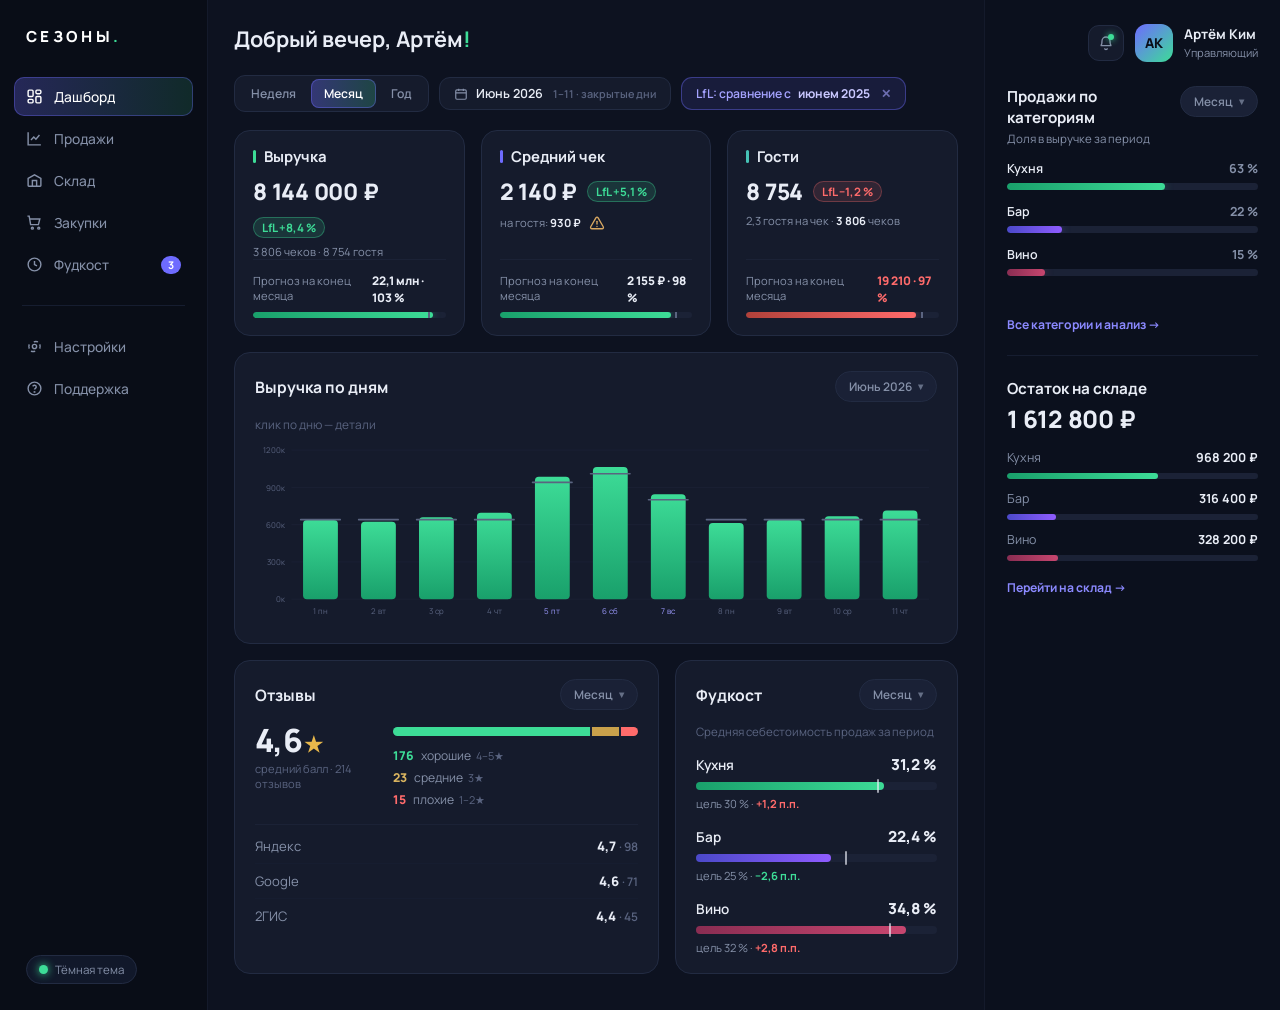
<file: index.html>
<!DOCTYPE html>
<html lang="ru">
<head>
<meta charset="UTF-8">
<meta name="viewport" content="width=device-width, initial-scale=1.0">
<title>Сезоны — дашборд</title>
<link rel="preconnect" href="https://fonts.googleapis.com">
<link href="https://fonts.googleapis.com/css2?family=Manrope:wght@400;500;600;700;800&display=swap" rel="stylesheet">
<link rel="stylesheet" href="app/base.css">
<link rel="stylesheet" href="app/dashboard.css">
</head>
<body>
<div class="app">
  <aside class="side">
    <div class="logo">СЕЗОНЫ<span>.</span></div>
    <nav class="nav">
      <a href="index.html" class="on"><svg viewBox="0 0 24 24" fill="none" stroke="currentColor" stroke-width="2"><rect x="3" y="3" width="7" height="9" rx="1.5"/><rect x="14" y="3" width="7" height="5" rx="1.5"/><rect x="14" y="12" width="7" height="9" rx="1.5"/><rect x="3" y="16" width="7" height="5" rx="1.5"/></svg>Дашборд</a>
      <a href="sales.html"><svg viewBox="0 0 24 24" fill="none" stroke="currentColor" stroke-width="2"><path d="M3 3v18h18"/><path d="M7 14l4-4 3 3 5-6"/></svg>Продажи</a>
      <a href="warehouse.html"><svg viewBox="0 0 24 24" fill="none" stroke="currentColor" stroke-width="2"><path d="M3 9l9-5 9 5v10a1 1 0 01-1 1H4a1 1 0 01-1-1V9z"/><path d="M9 21v-9h6v9"/></svg>Склад</a>
      <a href="purchases.html"><svg viewBox="0 0 24 24" fill="none" stroke="currentColor" stroke-width="2"><circle cx="9" cy="20" r="1.4"/><circle cx="18" cy="20" r="1.4"/><path d="M2 3h2.5l2 12h11l2-8H6"/></svg>Закупки</a>
      <a href="foodcost.html"><svg viewBox="0 0 24 24" fill="none" stroke="currentColor" stroke-width="2"><circle cx="12" cy="12" r="9"/><path d="M12 7v5l3.5 2"/></svg>Фудкост<span class="badge">3</span></a>
      <div class="nav-sep"></div>
      <a href="#"><svg viewBox="0 0 24 24" fill="none" stroke="currentColor" stroke-width="2"><circle cx="12" cy="12" r="3"/><path d="M19.4 15a7.7 7.7 0 000-6m-2.4-3.4a7.7 7.7 0 00-6 0M4.6 9a7.7 7.7 0 000 6m2.4 3.4a7.7 7.7 0 006 0"/></svg>Настройки</a>
      <a href="#"><svg viewBox="0 0 24 24" fill="none" stroke="currentColor" stroke-width="2"><circle cx="12" cy="12" r="9"/><path d="M9.5 9a2.6 2.6 0 015 .8c0 1.7-2.5 2.2-2.5 3.7"/><circle cx="12" cy="17" r=".5" fill="currentColor"/></svg>Поддержка</a>
    </nav>
    <div class="side-bottom"><span class="mode"><span class="sun"></span> Тёмная тема</span></div>
  </aside>

  <main class="main">
    <div class="head">
      <h1>Добрый вечер, Артём<em>!</em></h1>
    </div>

    <!-- управление периодом (минимальный шаг — день, максимальный — год) -->
    <div class="period-bar">
      <div class="seg">
        <button>Неделя</button>
        <button class="on">Месяц</button>
        <button>Год</button>
      </div>
      <div class="date-pill">
        <svg viewBox="0 0 24 24" fill="none" stroke="currentColor" stroke-width="2"><rect x="3" y="5" width="18" height="16" rx="2"/><path d="M3 10h18M8 3v4M16 3v4"/></svg>
        Июнь 2026 <span class="dp-note">1–11 · закрытые дни</span>
      </div>
      <div class="cmp-pill">LfL: сравнение с <b>июнем 2025</b><span class="x">✕</span></div>
    </div>

    <!-- KPI: нейтральные значения, акцент только в полоске и спарклайне -->
    <div class="kpis">

      <div class="kpi m-rev">
        <div class="k-top"><span class="ttl">Выручка</span></div>
        <div class="k-val">
          <span class="big">8 144 000 ₽</span>
          <span class="lfl up" data-pop="rev-lfl">LfL +8,4 %</span>
        </div>
        <div class="k-sub">3 806 чеков · 8 754 гостя</div>
        <div class="k-goal" data-pop="rev-goal">
          <div class="g-row"><span>Прогноз на конец месяца</span><b>22,1 млн · 103 %</b></div>
          <div class="g-track"><i style="width:93.6%"></i><span class="g-mark"></span></div>
        </div>
      </div>

      <div class="kpi m-check">
        <div class="k-top"><span class="ttl">Средний чек</span></div>
        <div class="k-val">
          <span class="big">2 140 ₽</span>
          <span class="lfl up" data-pop="check-lfl">LfL +5,1 %</span>
        </div>
        <div class="k-sub">на гостя: <b>930 ₽</b> <span class="dq-icon" data-pop="check-quality" role="img" aria-label="признак занижения гостей"><svg viewBox="0 0 24 24" fill="none" stroke="currentColor" stroke-width="2" stroke-linecap="round" stroke-linejoin="round"><path d="M10.3 4.2L2.6 17.6a2 2 0 001.7 3h15.4a2 2 0 001.7-3L13.7 4.2a2 2 0 00-3.4 0z"/><path d="M12 9.5v4"/><path d="M12 17.2v.01"/></svg></span></div>
        <div class="k-goal" data-pop="check-goal">
          <div class="g-row"><span>Прогноз на конец месяца</span><b>2 155 ₽ · 98 %</b></div>
          <div class="g-track"><i style="width:89.1%"></i><span class="g-mark"></span></div>
        </div>
      </div>

      <div class="kpi m-guests">
        <div class="k-top"><span class="ttl">Гости</span></div>
        <div class="k-val">
          <span class="big">8 754</span>
          <span class="lfl dn" data-pop="guests-lfl">LfL −1,2 %</span>
        </div>
        <div class="k-sub">2,3 гостя на чек · <b>3 806</b> чеков</div>
        <div class="k-goal" data-pop="guests-goal">
          <div class="g-row"><span>Прогноз на конец месяца</span><b class="r">19 210 · 97 %</b></div>
          <div class="g-track"><i class="r" style="width:88.2%"></i><span class="g-mark"></span></div>
        </div>
      </div>
    </div>
    <!-- выручка по дням -->
    <div class="panel">
      <div class="p-head">
        <h3>Выручка по дням</h3>
        <div class="sp">
          <button class="pill">Июнь 2026</button>
        </div>
      </div>
      <div class="legend">
        <span style="color:var(--mut2)">клик по дню — детали</span>
      </div>
      <div class="chart-wrap">
        <svg id="daysChart" viewBox="0 0 860 230" preserveAspectRatio="xMidYMid meet"></svg>
      </div>
    </div>

    <div class="row2">
      <!-- отзывы -->
      <div class="panel" style="margin-bottom:0">
        <div class="p-head">
          <h3>Отзывы</h3>
          <div class="sp"><button class="pill">Месяц</button></div>
        </div>
        <div class="rev-top">
          <div class="rev-score">
            <div class="rs-num">4,6<span>★</span></div>
            <div class="rs-cap">средний балл · 214 отзывов</div>
          </div>
          <div class="rev-split">
            <div class="rev-bar">
              <i class="good" style="width:82%"></i><i class="mid" style="width:11%"></i><i class="bad" style="width:7%"></i>
            </div>
            <div class="rev-legend">
              <span><b class="good-t">176</b> хорошие <span class="rl-cap">4–5★</span></span>
              <span><b class="mid-t">23</b> средние <span class="rl-cap">3★</span></span>
              <span><b class="bad-t">15</b> плохие <span class="rl-cap">1–2★</span></span>
            </div>
          </div>
        </div>
        <div class="rev-src">
          <div class="src-row"><span class="src-name">Яндекс</span><span class="src-val">4,7 <span class="src-n">· 98</span></span></div>
          <div class="src-row"><span class="src-name">Google</span><span class="src-val">4,6 <span class="src-n">· 71</span></span></div>
          <div class="src-row"><span class="src-name">2ГИС</span><span class="src-val">4,4 <span class="src-n">· 45</span></span></div>
        </div>
      </div>

      <!-- фудкост -->
      <div class="panel" style="margin-bottom:0">
        <div class="p-head">
          <h3>Фудкост</h3>
          <div class="sp"><button class="pill">Месяц</button></div>
        </div>
        <div class="fc-cap">Средняя себестоимость продаж за период</div>
        <div class="fc-list">
          <div class="fc-item">
            <div class="fc-top"><span class="fc-name">Кухня</span><span class="fc-pct">31,2 %</span></div>
            <div class="fc-track"><i style="width:78%"></i><span class="fc-goal" style="left:75%"></span></div>
            <div class="fc-sub">цель 30 % · <span class="dn">+1,2 п.п.</span></div>
          </div>
          <div class="fc-item">
            <div class="fc-top"><span class="fc-name">Бар</span><span class="fc-pct">22,4 %</span></div>
            <div class="fc-track"><i class="v" style="width:56%"></i><span class="fc-goal" style="left:62%"></span></div>
            <div class="fc-sub">цель 25 % · <span class="up">−2,6 п.п.</span></div>
          </div>
          <div class="fc-item">
            <div class="fc-top"><span class="fc-name">Вино</span><span class="fc-pct">34,8 %</span></div>
            <div class="fc-track"><i class="w" style="width:87%"></i><span class="fc-goal" style="left:80%"></span></div>
            <div class="fc-sub">цель 32 % · <span class="dn">+2,8 п.п.</span></div>
          </div>
        </div>
      </div>
    </div>
  </main>

  <!-- ========= right ========= -->
  <aside class="right">
    <div class="profile">
      <div class="icon-btn"><span class="ndot"></span><svg viewBox="0 0 24 24" fill="none" stroke="currentColor" stroke-width="2"><path d="M18 9a6 6 0 10-12 0c0 6-2 7-2 7h16s-2-1-2-7"/><path d="M10 20a2 2 0 004 0"/></svg></div>
      <div class="ava">АК</div>
      <div class="who"><b>Артём Ким</b><span>Управляющий</span></div>
    </div>

    <div class="r-block">
      <div class="r-head">
        <div><h4>Продажи по категориям</h4><div class="r-cap">Доля в выручке за период</div></div>
        <button class="pill">Месяц</button>
      </div>
      <div class="cat-list">
        <div class="cat"><div class="c-top"><b>Кухня</b><span style="color:var(--mut)">63 %</span></div><div class="bar"><i style="width:63%"></i></div></div>
        <div class="cat"><div class="c-top"><b>Бар</b><span style="color:var(--mut)">22 %</span></div><div class="bar"><i class="v" style="width:22%"></i></div></div>
        <div class="cat"><div class="c-top"><b>Вино</b><span style="color:var(--mut)">15 %</span></div><div class="bar"><i class="w" style="width:15%"></i></div></div>
      </div>
      <a class="r-link" href="#">Все категории и анализ →</a>
    </div>

    <div class="r-divider"></div>

    <div class="r-block">
      <div class="r-head">
        <div><h4>Остаток на складе</h4></div>
      </div>
      <div class="stock-total">
        <div class="st-sum">1 612 800 ₽</div>
      </div>
      <div class="store-split">
        <div class="ss-row"><span>Кухня</span><b>968 200 ₽</b></div>
        <div class="ss-bar"><i style="width:60%"></i></div>
        <div class="ss-row"><span>Бар</span><b>316 400 ₽</b></div>
        <div class="ss-bar"><i class="v" style="width:19.6%"></i></div>
        <div class="ss-row"><span>Вино</span><b>328 200 ₽</b></div>
        <div class="ss-bar"><i class="w" style="width:20.3%"></i></div>
      </div>
      <a class="r-link" href="#">Перейти на склад →</a>
    </div>
  </aside>

</div>
<script>
/* ---- выручка по дням + поповер дня ---- */
(function(){
  const svg=document.getElementById('daysChart');
  const W=860,H=230,pl=46,pr=10,pt=14,pb=28,iw=W-pl-pr,ih=H-pt-pb;
  const WD=['вс','пн','вт','ср','чт','пт','сб'];
  const WDFULL=['воскресенье','понедельник','вторник','среда','четверг','пятница','суббота'];
  // 1 июня 2026 — понедельник; показываем только закрытые дни 1–11
  const REV=[637,623,659,696,985,1065,845,613,640,667,714];
  const PLAN=[640,640,640,640,940,1010,800,640,640,640,640];
  const DAYS=REV.map((v,i)=>{
    const wd=(1+i)%7, rev=v*1000, plan=PLAN[i]*1000;
    const checks=Math.round(rev/(2080+(i%4)*45));
    return {d:i+1,wd,rev,plan,checks,guests:Math.round(checks*2.3),
            avg:Math.round(rev/checks)};
  });
  const fmt=n=>Math.round(n).toLocaleString('ru-RU');
  const max=1200000;

  let s=`<defs>
    <linearGradient id="dayg" x1="0" y1="1" x2="0" y2="0">
      <stop offset="0" stop-color="#19A06B"/><stop offset="1" stop-color="#3DDC97"/></linearGradient>
  </defs>`;
  for(let i=0;i<=4;i++){
    const y=pt+ih-ih*i/4;
    s+=`<line x1="${pl}" y1="${y}" x2="${W-pr}" y2="${y}" stroke="#1B2236"/>`;
    s+=`<text x="${pl-8}" y="${y+4}" text-anchor="end" font-size="10" fill="#5A6480" font-family="Manrope">${max*i/4/1000}к</text>`;
  }
  const slot=iw/DAYS.length;
  DAYS.forEach((d,i)=>{
    const h=d.rev/max*ih, x=pl+slot*i+slot*.2, w=slot*.6, y=pt+ih-h;
    const wknd=d.wd===5||d.wd===6||d.wd===0;
    s+=`<rect class="dbar" data-i="${i}" x="${x.toFixed(1)}" y="${y.toFixed(1)}" width="${w.toFixed(1)}" height="${h.toFixed(1)}" rx="5"
        fill="url(#dayg)" style="cursor:pointer"/>`;
    const py=pt+ih-d.plan/max*ih;
    s+=`<line x1="${(x-3).toFixed(1)}" y1="${py.toFixed(1)}" x2="${(x+w+3).toFixed(1)}" y2="${py.toFixed(1)}" stroke="#5A6480" stroke-width="2" stroke-linecap="round" pointer-events="none"/>`;
    s+=`<text x="${(pl+slot*i+slot/2).toFixed(1)}" y="${H-9}" text-anchor="middle" font-size="10" fill="${wknd?'#9D9BFF':'#5A6480'}" font-family="Manrope">${d.d} ${WD[d.wd]}</text>`;
  });
  s+=`<rect id="daySel" x="0" y="0" width="0" height="0" rx="5" fill="none" stroke="#6E6BFF" stroke-width="2" style="filter:drop-shadow(0 0 6px rgba(110,107,255,.7))" pointer-events="none" opacity="0"/>`;
  svg.innerHTML=s;

  /* поповер дня — тот же стиль .kpop, стрелка снизу */
  const pop=document.createElement('div');
  pop.className='kpop day';document.body.appendChild(pop);
  let cur=null;

  function show(bar){
    const d=DAYS[+bar.dataset.i];
    const dp=(d.rev-d.plan)/d.plan*100;
    pop.innerHTML=`<h5>${d.d} июня · ${WDFULL[d.wd]}</h5>
      <div class="pr"><span>Выручка</span><b>${fmt(d.rev)} ₽</b></div>
      <div class="pr"><span>К плану дня (${fmt(d.plan)} ₽)</span><b class="${dp>=0?'up':'dn'}">${dp>=0?'+':'−'}${Math.abs(dp).toFixed(1).replace('.',',')} %</b></div>
      <div class="pr"><span>Чеки · средний чек</span><b>${d.checks} · ${fmt(d.avg)} ₽</b></div>
      <div class="pr"><span>Гости</span><b>${fmt(d.guests)}</b></div>
      <div class="ft"><a href="#">Подробнее о дне →</a></div>`;
    const r=bar.getBoundingClientRect();
    pop.classList.add('show');
    const pw=pop.offsetWidth,ph=pop.offsetHeight;
    let left=r.left+r.width/2-pw/2;
    left=Math.max(10,Math.min(left,window.innerWidth-pw-10));
    pop.style.left=left+'px';
    pop.style.top=(r.top-ph-11)+'px';
    pop.style.setProperty('--ax',(r.left+r.width/2-left-5)+'px');
    const sel=document.getElementById('daySel');
    ['x','y','width','height'].forEach(a=>sel.setAttribute(a,bar.getAttribute(a)));
    sel.setAttribute('opacity','1');
    cur=bar;
  }
  function hideDay(){pop.classList.remove('show');document.getElementById('daySel').setAttribute('opacity','0');cur=null}

  svg.addEventListener('click',e=>{
    e.stopPropagation();
    const t=e.target;
    if(t.classList&&t.classList.contains('dbar')){cur===t?hideDay():show(t)}
    else hideDay();
  });
  document.addEventListener('click',hideDay);
  window.addEventListener('scroll',hideDay,{passive:true});
  pop.addEventListener('click',e=>e.stopPropagation());
})();

/* ---- поповер деталей метрик ---- */
(function(){
  const pop=document.createElement('div');
  pop.className='kpop';document.body.appendChild(pop);

  const POPS={
    'rev-lfl':{t:'LfL — выручка',rows:[
      ['Июнь 2025','7 513 000 ₽'],
      ['Июнь 2026','8 144 000 ₽'],
      ['Разница','+631 000 ₽','up']],
      ft:'Сравнение календарное по закрытым дням: 1–11 июня обоих лет. Дни недели в разных годах могут не совпадать и искажать сравнение.'},
    'check-lfl':{t:'LfL — средний чек',rows:[
      ['Июнь 2025','2 036 ₽'],
      ['Июнь 2026','2 140 ₽'],
      ['Разница','+104 ₽','up']],
      ft:'Чек на счёт: выручка / число закрытых счетов. От ввода гостей официантом не зависит.'},
    'guests-lfl':{t:'LfL — гости',rows:[
      ['Июнь 2025','8 860'],
      ['Июнь 2026','8 754'],
      ['Разница','−106','dn']],
      ft:'Календарное сравнение по закрытым дням, 1–11 июня.'},
    'check-quality':{t:'Признак занижения гостей',rows:[
      ['Чеков, где горячих больше, чем гостей','45 %','dn'],
      ['Гостей на чек по вводу','2,3'],
      ['Горячих блюд на чек','2,9']],
      ft:'Косвенный признак: где горячих блюд больше, чем гостей, число гостей могло быть занижено, и тогда чек на гостя завышен. Это подсказка, а не диагноз — у расхождения могут быть и другие причины.'},
    'rev-goal':{t:'Прогноз — выручка',rows:[
      ['План месяца','21 500 000 ₽'],
      ['План на 11 июня','7 600 000 ₽'],
      ['Факт к плану даты','+7,2 %','up'],
      ['Прогноз на 30 июня','22,1 млн · 103 %','up']],
      ft:'Расчёт по закрытым дням, без сегодняшней смены. Идём с опережением; запас небольшой — удержать темп выходных.'},
    'check-goal':{t:'Прогноз — средний чек',rows:[
      ['Цель месяца','2 200 ₽'],
      ['Сейчас','2 140 ₽'],
      ['Прогноз на 30 июня','2 155 ₽ · 98 %','up']],
      ft:'До цели не хватает ~45 ₽ на чек. Рычаг — допродажи (закуска, напиток): +1 позиция в каждый третий чек закрывает разрыв.'},
    'guests-goal':{t:'Прогноз — гости',rows:[
      ['Цель месяца','19 800'],
      ['План на 11 июня','8 970'],
      ['Факт к плану даты','−2,4 %','dn'],
      ['Прогноз на 30 июня','19 210 · 97 %','dn']],
      ft:'Расчёт по закрытым дням. Чтобы догнать цель, оставшимся 19 дням нужно +31 гость в день. Точка приложения — будни: выходные уже близки к потолку.'}
  };

  let hideT=null,current=null;
  function show(el){
    const d=POPS[el.dataset.pop];if(!d)return;
    clearTimeout(hideT);current=el;
    pop.innerHTML=`<h5>${d.t}</h5>`+
      d.rows.map(r=>`<div class="pr"><span>${r[0]}</span><b class="${r[2]||''}">${r[1]}</b></div>`).join('')+
      `<div class="ft">${d.ft}</div>`;
    const r=el.getBoundingClientRect();
    pop.classList.add('show');
    const pw=pop.offsetWidth;
    let left=r.left+r.width/2-pw/2;
    left=Math.max(10,Math.min(left,window.innerWidth-pw-10));
    pop.style.left=left+'px';
    pop.style.top=(r.bottom+9)+'px';
    pop.style.setProperty('--ax',(r.left+r.width/2-left-5)+'px');
  }
  function hide(){hideT=setTimeout(()=>{pop.classList.remove('show');current=null},160)}

  document.querySelectorAll('[data-pop]').forEach(el=>{
    el.addEventListener('mouseenter',()=>show(el));
    el.addEventListener('mouseleave',hide);
    el.addEventListener('click',e=>{e.stopPropagation();current===el&&pop.classList.contains('show')?(pop.classList.remove('show'),current=null):show(el)});
  });
  pop.addEventListener('mouseenter',()=>clearTimeout(hideT));
  pop.addEventListener('mouseleave',hide);
  document.addEventListener('click',()=>{pop.classList.remove('show');current=null});
  window.addEventListener('scroll',()=>{pop.classList.remove('show')},{passive:true});
})();

</script>
</body>
</html>
</file>
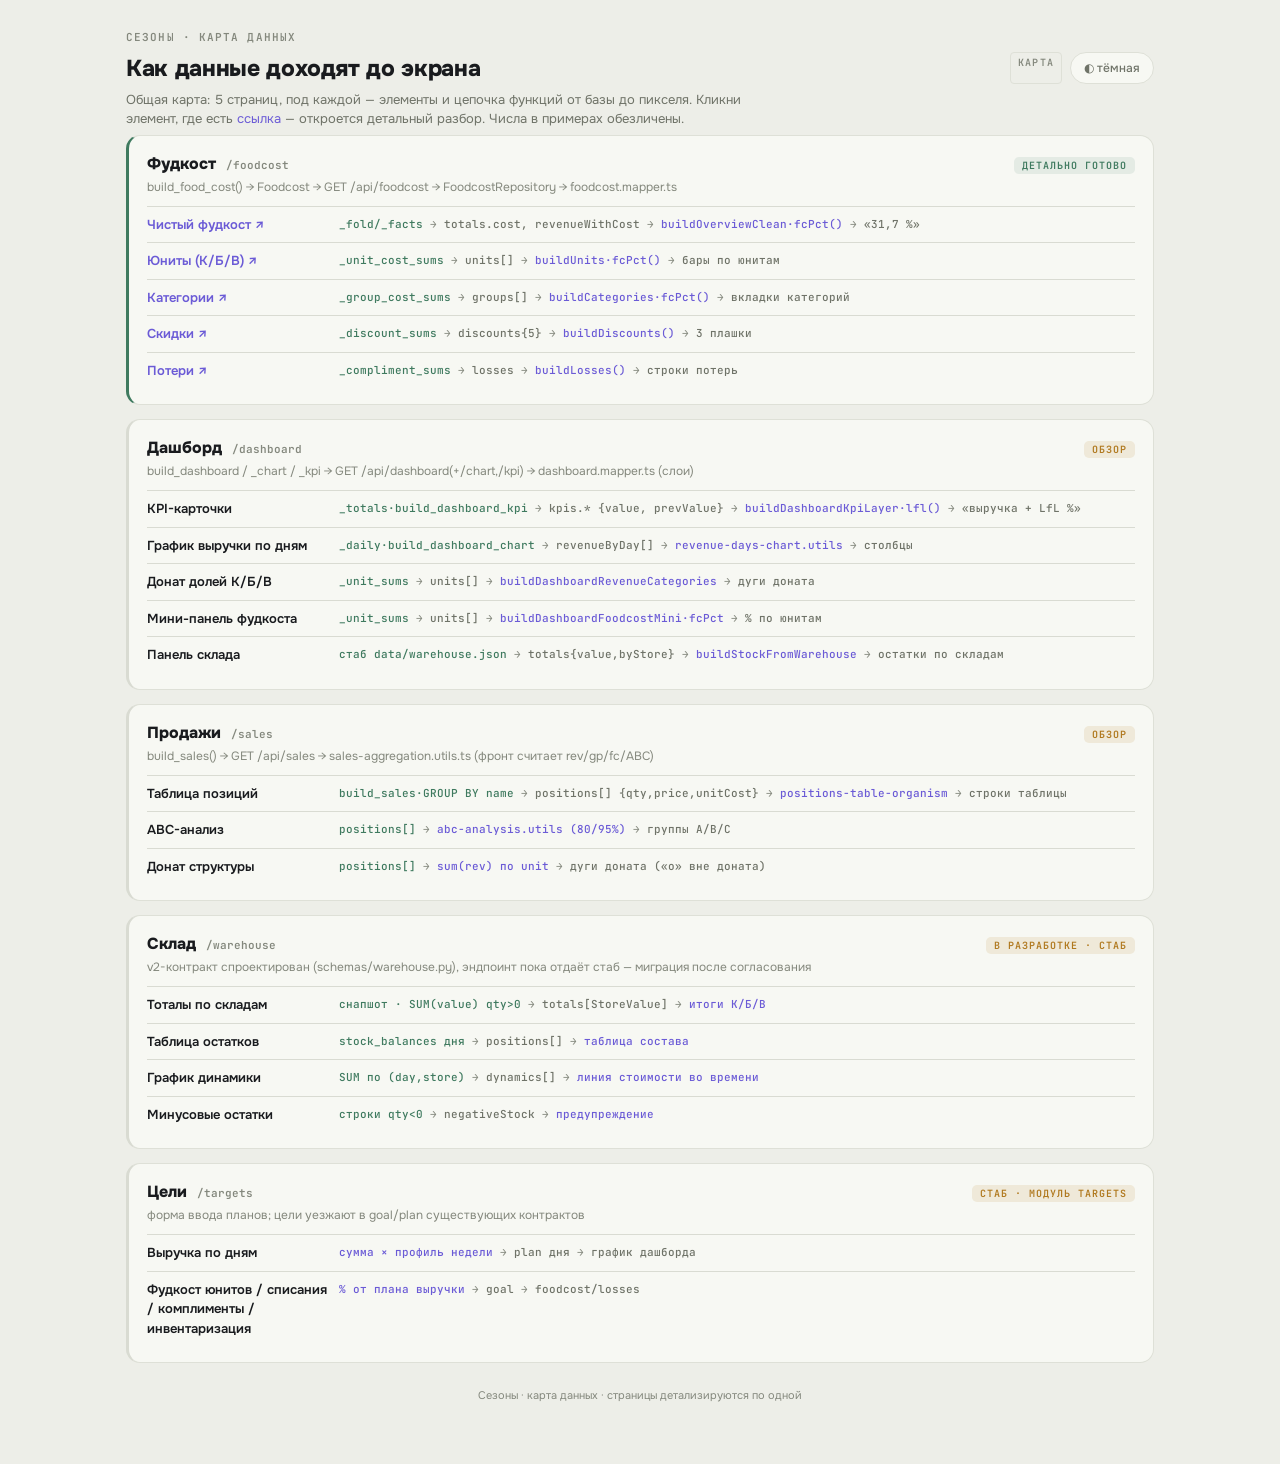
<file: map/index.html>
<!DOCTYPE html>
<html lang="ru">
<head>
<meta charset="utf-8">
<meta name="viewport" content="width=device-width, initial-scale=1">
<title>Сезоны — карта данных</title>
<link rel="preconnect" href="https://fonts.googleapis.com">
<link rel="preconnect" href="https://fonts.gstatic.com" crossorigin>
<link href="https://fonts.googleapis.com/css2?family=JetBrains+Mono:wght@400;500;600&family=Onest:wght@400;500;600;700;800&display=swap" rel="stylesheet">
<link rel="stylesheet" href="style.css">
</head>
<body>
  <div class="crumbs">СЕЗОНЫ · КАРТА ДАННЫХ</div>
  <header>
    <div>
      <h1>Как данные доходят до экрана</h1>
      <div class="sub">Общая карта: 5 страниц, под каждой — элементы и цепочка функций
        от базы до пикселя. Кликни элемент, где есть <span style="color:var(--fe)">ссылка</span> —
        откроется детальный разбор. Числа в примерах обезличены.</div>
    </div>
    <div class="right">
      <span class="badge">КАРТА</span>
      <button class="ghost" onclick="tg()">◐ тёмная</button>
    </div>
  </header>

  <!-- ФУДКОСТ -->
  <div class="pagecard done">
    <div class="ph"><h2>Фудкост</h2><span class="route">/foodcost</span>
      <span class="st ok">ДЕТАЛЬНО ГОТОВО</span></div>
    <div class="psub">build_food_cost() → Foodcost → GET /api/foodcost → FoodcostRepository → foodcost.mapper.ts</div>
    <div class="el"><div class="en"><a class="lnk" href="foodcost.html#clean">Чистый фудкост ↗</a></div>
      <div class="chain"><span class="be">_fold/_facts</span> <span class="ar">→</span> totals.cost, revenueWithCost <span class="ar">→</span> <span class="fe">buildOverviewClean·fcPct()</span> <span class="ar">→</span> «31,7 %»</div></div>
    <div class="el"><div class="en"><a class="lnk" href="foodcost.html#units">Юниты (К/Б/В) ↗</a></div>
      <div class="chain"><span class="be">_unit_cost_sums</span> <span class="ar">→</span> units[] <span class="ar">→</span> <span class="fe">buildUnits·fcPct()</span> <span class="ar">→</span> бары по юнитам</div></div>
    <div class="el"><div class="en"><a class="lnk" href="foodcost.html#categories">Категории ↗</a></div>
      <div class="chain"><span class="be">_group_cost_sums</span> <span class="ar">→</span> groups[] <span class="ar">→</span> <span class="fe">buildCategories·fcPct()</span> <span class="ar">→</span> вкладки категорий</div></div>
    <div class="el"><div class="en"><a class="lnk" href="foodcost.html#discounts">Скидки ↗</a></div>
      <div class="chain"><span class="be">_discount_sums</span> <span class="ar">→</span> discounts{5} <span class="ar">→</span> <span class="fe">buildDiscounts()</span> <span class="ar">→</span> 3 плашки</div></div>
    <div class="el"><div class="en"><a class="lnk" href="foodcost.html#losses">Потери ↗</a></div>
      <div class="chain"><span class="be">_compliment_sums</span> <span class="ar">→</span> losses <span class="ar">→</span> <span class="fe">buildLosses()</span> <span class="ar">→</span> строки потерь</div></div>
  </div>

  <!-- ДАШБОРД -->
  <div class="pagecard">
    <div class="ph"><h2>Дашборд</h2><span class="route">/dashboard</span>
      <span class="st wip">ОБЗОР</span></div>
    <div class="psub">build_dashboard / _chart / _kpi → GET /api/dashboard(+/chart,/kpi) → dashboard.mapper.ts (слои)</div>
    <div class="el"><div class="en">KPI-карточки</div>
      <div class="chain"><span class="be">_totals·build_dashboard_kpi</span> <span class="ar">→</span> kpis.* {value, prevValue} <span class="ar">→</span> <span class="fe">buildDashboardKpiLayer·lfl()</span> <span class="ar">→</span> «выручка + LfL %»</div></div>
    <div class="el"><div class="en">График выручки по дням</div>
      <div class="chain"><span class="be">_daily·build_dashboard_chart</span> <span class="ar">→</span> revenueByDay[] <span class="ar">→</span> <span class="fe">revenue-days-chart.utils</span> <span class="ar">→</span> столбцы</div></div>
    <div class="el"><div class="en">Донат долей К/Б/В</div>
      <div class="chain"><span class="be">_unit_sums</span> <span class="ar">→</span> units[] <span class="ar">→</span> <span class="fe">buildDashboardRevenueCategories</span> <span class="ar">→</span> дуги доната</div></div>
    <div class="el"><div class="en">Мини-панель фудкоста</div>
      <div class="chain"><span class="be">_unit_sums</span> <span class="ar">→</span> units[] <span class="ar">→</span> <span class="fe">buildDashboardFoodcostMini·fcPct</span> <span class="ar">→</span> % по юнитам</div></div>
    <div class="el"><div class="en">Панель склада</div>
      <div class="chain"><span class="be">стаб data/warehouse.json</span> <span class="ar">→</span> totals{value,byStore} <span class="ar">→</span> <span class="fe">buildStockFromWarehouse</span> <span class="ar">→</span> остатки по складам</div></div>
  </div>

  <!-- ПРОДАЖИ -->
  <div class="pagecard">
    <div class="ph"><h2>Продажи</h2><span class="route">/sales</span>
      <span class="st wip">ОБЗОР</span></div>
    <div class="psub">build_sales() → GET /api/sales → sales-aggregation.utils.ts (фронт считает rev/gp/fc/ABC)</div>
    <div class="el"><div class="en">Таблица позиций</div>
      <div class="chain"><span class="be">build_sales·GROUP BY name</span> <span class="ar">→</span> positions[] {qty,price,unitCost} <span class="ar">→</span> <span class="fe">positions-table-organism</span> <span class="ar">→</span> строки таблицы</div></div>
    <div class="el"><div class="en">ABC-анализ</div>
      <div class="chain"><span class="be">positions[]</span> <span class="ar">→</span> <span class="fe">abc-analysis.utils (80/95%)</span> <span class="ar">→</span> группы A/B/C</div></div>
    <div class="el"><div class="en">Донат структуры</div>
      <div class="chain"><span class="be">positions[]</span> <span class="ar">→</span> <span class="fe">sum(rev) по unit</span> <span class="ar">→</span> дуги доната («o» вне доната)</div></div>
  </div>

  <!-- СКЛАД -->
  <div class="pagecard">
    <div class="ph"><h2>Склад</h2><span class="route">/warehouse</span>
      <span class="st wip">В РАЗРАБОТКЕ · СТАБ</span></div>
    <div class="psub">v2-контракт спроектирован (schemas/warehouse.py), эндпоинт пока отдаёт стаб — миграция после согласования</div>
    <div class="el"><div class="en">Тоталы по складам</div>
      <div class="chain"><span class="be">снапшот · SUM(value) qty&gt;0</span> <span class="ar">→</span> totals[StoreValue] <span class="ar">→</span> <span class="fe">итоги К/Б/В</span></div></div>
    <div class="el"><div class="en">Таблица остатков</div>
      <div class="chain"><span class="be">stock_balances дня</span> <span class="ar">→</span> positions[] <span class="ar">→</span> <span class="fe">таблица состава</span></div></div>
    <div class="el"><div class="en">График динамики</div>
      <div class="chain"><span class="be">SUM по (day,store)</span> <span class="ar">→</span> dynamics[] <span class="ar">→</span> <span class="fe">линия стоимости во времени</span></div></div>
    <div class="el"><div class="en">Минусовые остатки</div>
      <div class="chain"><span class="be">строки qty&lt;0</span> <span class="ar">→</span> negativeStock <span class="ar">→</span> <span class="fe">предупреждение</span></div></div>
  </div>

  <!-- ЦЕЛИ -->
  <div class="pagecard">
    <div class="ph"><h2>Цели</h2><span class="route">/targets</span>
      <span class="st wip">СТАБ · МОДУЛЬ TARGETS</span></div>
    <div class="psub">форма ввода планов; цели уезжают в goal/plan существующих контрактов</div>
    <div class="el"><div class="en">Выручка по дням</div>
      <div class="chain"><span class="fe">сумма × профиль недели</span> <span class="ar">→</span> plan дня <span class="ar">→</span> график дашборда</div></div>
    <div class="el"><div class="en">Фудкост юнитов / списания / комплименты / инвентаризация</div>
      <div class="chain"><span class="fe">% от плана выручки</span> <span class="ar">→</span> goal <span class="ar">→</span> foodcost/losses</div></div>
  </div>

  <div class="foot">Сезоны · карта данных · страницы детализируются по одной</div>

<script>
  function tg(){const r=document.documentElement;const d=r.dataset.theme==='dark';
    r.dataset.theme=d?'':'dark';document.querySelector('.ghost').textContent=d?'◐ тёмная':'◑ светлая';}
</script>
</body>
</html>
</file>
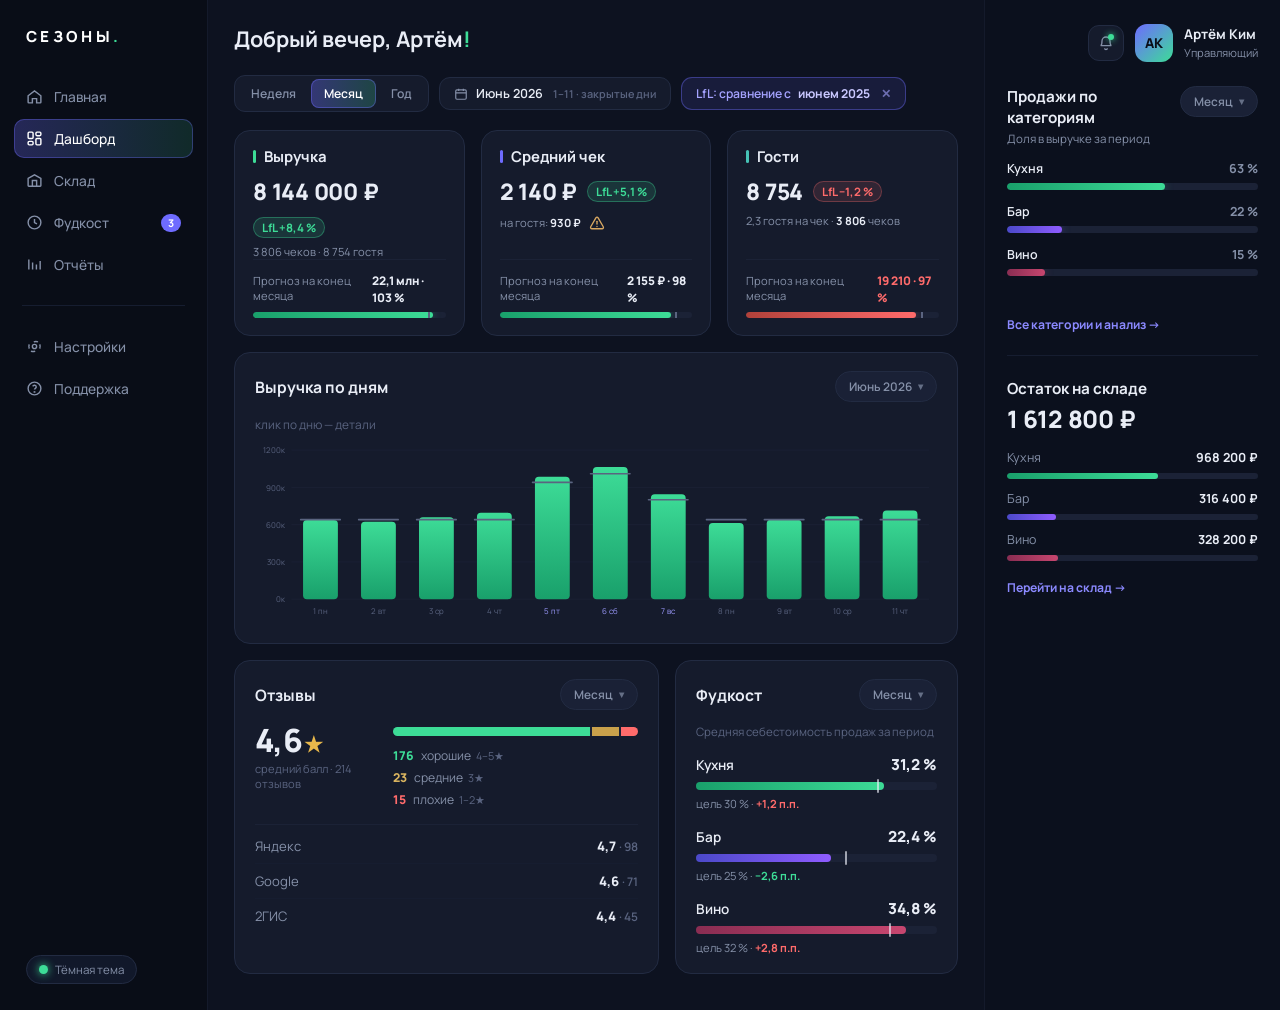
<file: design-mockup-dark_16.html>
<!DOCTYPE html>
<html lang="ru">
<head>
<meta charset="UTF-8">
<meta name="viewport" content="width=device-width, initial-scale=1.0">
<title>Сезоны — дизайн-макет</title>
<link rel="preconnect" href="https://fonts.googleapis.com">
<link href="https://fonts.googleapis.com/css2?family=Manrope:wght@400;500;600;700;800&display=swap" rel="stylesheet">
<style>
:root{
  --bg:#0D1220;
  --side:#090D17;
  --card:#151B2C;
  --card2:#1A2136;
  --line:#222B42;
  --txt:#E9EDF6;
  --mut:#8590A8;
  --mut2:#5A6480;
  --grn:#3DDC97;
  --grn2:#19A06B;
  --vio:#6E6BFF;
  --vio2:#8F5CFF;
  --red:#FF6B6B;
  --r:16px;
}
*{margin:0;padding:0;box-sizing:border-box}
body{
  font-family:'Manrope',sans-serif;
  background:var(--bg);color:var(--txt);
  min-height:100vh;font-size:14px;
}
button{font-family:inherit;cursor:pointer}

.app{display:grid;grid-template-columns:208px 1fr 296px;min-height:100vh}

/* ============ sidebar ============ */
.side{background:var(--side);padding:26px 14px;display:flex;flex-direction:column;gap:4px;border-right:1px solid #141A2B}
.logo{font-weight:800;letter-spacing:.22em;font-size:.95rem;padding:0 12px 26px;color:#fff}
.logo span{color:var(--grn)}
.nav{display:flex;flex-direction:column;gap:3px}
.nav a{
  display:flex;align-items:center;gap:11px;color:var(--mut);
  text-decoration:none;font-weight:500;font-size:.86rem;
  padding:10px 12px;border-radius:10px;transition:all .15s;
}
.nav a svg{width:17px;height:17px;flex:none}
.nav a:hover{color:var(--txt);background:#11182A}
.nav a.on{
  color:#fff;
  background:linear-gradient(90deg,rgba(110,107,255,.28),rgba(61,220,151,.14));
  box-shadow:inset 0 0 0 1px rgba(110,107,255,.35);
}
.nav .badge{margin-left:auto;background:var(--vio);color:#fff;font-size:.66rem;font-weight:700;border-radius:99px;padding:2px 7px}
.nav-sep{height:1px;background:#161D30;margin:18px 8px}
.side-bottom{margin-top:auto;padding:0 12px}
.mode{
  display:inline-flex;align-items:center;gap:7px;font-size:.72rem;color:var(--mut);
  background:#11182A;border:1px solid var(--line);border-radius:99px;padding:6px 12px;
}
.mode .sun{width:9px;height:9px;border-radius:50%;background:var(--grn);box-shadow:0 0 8px var(--grn)}

/* ============ main ============ */
.main{padding:24px 26px 36px;min-width:0}
.head{display:flex;align-items:center;gap:16px;margin-bottom:22px}
.head h1{font-size:1.35rem;font-weight:700}
.head h1 em{font-style:normal;color:var(--grn)}
.search{
  margin-left:auto;display:flex;align-items:center;gap:9px;
  background:var(--card);border:1px solid var(--line);border-radius:12px;
  padding:9px 14px;width:230px;color:var(--mut2);font-size:.83rem;
}
.search svg{width:14px;height:14px;margin-left:auto}

/* период-контролы в шапке */
.period-bar{display:flex;align-items:center;gap:10px;flex-wrap:wrap;margin-bottom:18px}
.seg{display:flex;background:var(--card);border:1px solid var(--line);border-radius:11px;padding:3px;gap:2px}
.seg button{border:0;background:none;color:var(--mut);font-size:.76rem;font-weight:600;padding:6px 13px;border-radius:8px;transition:all .15s}
.seg button:hover{color:var(--txt)}
.seg button.on{background:linear-gradient(90deg,rgba(110,107,255,.35),rgba(61,220,151,.22));color:#fff;box-shadow:inset 0 0 0 1px rgba(110,107,255,.4)}
.date-pill{display:flex;align-items:center;gap:8px;background:var(--card);border:1px solid var(--line);border-radius:11px;padding:7px 14px;font-size:.78rem;font-weight:600}
.date-pill svg{width:14px;height:14px;color:var(--mut)}
.dp-note{font-size:.68rem;font-weight:600;color:var(--mut2);margin-left:2px}
.cmp-pill{display:flex;align-items:center;gap:7px;background:rgba(110,107,255,.12);border:1px solid rgba(110,107,255,.4);border-radius:11px;padding:7px 14px;font-size:.76rem;font-weight:600;color:#A5A3FF}
.cmp-pill b{color:#C9C8FF}
.cmp-pill .x{margin-left:4px;opacity:.6;cursor:pointer}

/* KPI */
.kpis{display:grid;grid-template-columns:repeat(3,1fr);gap:16px;margin-bottom:16px}
.kpi{
  background:var(--card);border:1px solid var(--line);border-radius:var(--r);
  padding:15px 18px 17px;overflow:hidden;position:relative;
  display:flex;flex-direction:column;
}
.k-top{display:flex;align-items:center;justify-content:space-between;gap:8px}
.kpi .ttl{font-weight:700;font-size:.93rem;display:flex;align-items:center;gap:8px}
.kpi .ttl::before{content:"";width:3px;height:13px;border-radius:2px;background:var(--mut2)}
.kpi.m-rev .ttl::before{background:var(--grn)}
.kpi.m-check .ttl::before{background:var(--vio)}
.kpi.m-guests .ttl::before{background:#46C2B6}
.k-period{font-size:.69rem;font-weight:600;color:var(--mut);background:var(--card2);border:1px solid var(--line);border-radius:99px;padding:3px 10px;white-space:nowrap}
.k-val{display:flex;align-items:center;gap:10px;margin-top:10px;flex-wrap:wrap}
.kpi .big{font-weight:800;font-size:1.42rem;letter-spacing:-.01em;color:var(--txt)}
.k-sub{font-size:.7rem;color:var(--mut);margin-top:6px}
.k-sub b{color:var(--txt);font-weight:700}
.dq{font-size:.66rem;font-weight:700;border-radius:99px;padding:2px 7px;margin-left:4px;cursor:pointer}
.dq.warn{background:rgba(181,128,62,.15);color:#D9A861;box-shadow:inset 0 0 0 1px rgba(181,128,62,.35)}
.dq.ok{background:rgba(61,220,151,.12);color:var(--grn);box-shadow:inset 0 0 0 1px rgba(61,220,151,.3)}
.dq-icon{display:inline-flex;align-items:center;justify-content:center;width:19px;height:19px;margin-left:5px;color:#D9A861;cursor:pointer;vertical-align:-4px;transition:filter .13s}
.dq-icon svg{width:16px;height:16px}
.dq-icon:hover{filter:brightness(1.25)}
.lfl{font-size:.72rem;font-weight:700;border-radius:99px;padding:3px 9px;display:inline-flex;align-items:center;gap:4px}
.lfl.up{background:rgba(61,220,151,.13);color:var(--grn);box-shadow:inset 0 0 0 1px rgba(61,220,151,.35)}
.lfl.dn{background:rgba(255,107,107,.12);color:var(--red);box-shadow:inset 0 0 0 1px rgba(255,107,107,.3)}
.lfl-cap{font-size:.68rem;color:var(--mut2);margin-top:5px}
.lfl-cap.ghost,.k-goal .ghost{color:var(--mut2)}
.lfl-cap a,.k-goal a{color:#8B89FF;text-decoration:none;font-weight:600}
.k-goal{margin-top:auto;padding-top:12px;border-top:1px solid #1B2236}
.k-goal .g-row{display:flex;justify-content:space-between;align-items:baseline;font-size:.7rem;color:var(--mut);margin-bottom:6px}
.k-goal .g-row b{font-size:.74rem;font-weight:800;color:var(--txt)}
.k-goal .g-row b.over{color:var(--grn)}
.g-track{height:6px;border-radius:99px;background:#1B2236;overflow:hidden;position:relative}
.g-track i{display:block;height:100%;border-radius:99px;background:linear-gradient(90deg,var(--grn2),var(--grn));box-shadow:0 0 8px rgba(61,220,151,.4)}
.g-track i.v{background:linear-gradient(90deg,#4B49C9,var(--vio2));box-shadow:0 0 8px rgba(110,107,255,.4)}
.g-track i.r{background:linear-gradient(90deg,#B0413A,#FF6B6B);box-shadow:0 0 8px rgba(255,107,107,.4)}
.g-mark{position:absolute;top:0;bottom:0;width:2px;background:#5A6480;left:90.9%}
.k-goal .g-row b.r{color:var(--red)}
.k-goal .sub-row{font-size:.66rem;color:var(--mut2);margin-top:5px}

/* поповер деталей метрики */
.lfl[data-pop],.k-goal[data-pop]{cursor:pointer}
.k-goal[data-pop]:hover .g-row span{color:var(--txt)}
.lfl[data-pop]:hover{filter:brightness(1.18)}
.kpop{
  position:fixed;z-index:60;width:272px;opacity:0;pointer-events:none;
  background:#10162A;border:1px solid rgba(110,107,255,.45);border-radius:14px;
  padding:14px 16px 13px;box-shadow:0 18px 44px rgba(0,0,0,.6);
  transform:translateY(6px);transition:opacity .15s,transform .15s;
}
.kpop.show{opacity:1;pointer-events:auto;transform:none}
.kpop::before{
  content:"";position:absolute;top:-6px;left:var(--ax,28px);width:10px;height:10px;
  background:#10162A;border-left:1px solid rgba(110,107,255,.45);border-top:1px solid rgba(110,107,255,.45);
  transform:rotate(45deg);
}
.kpop h5{font-size:.78rem;font-weight:800;margin-bottom:8px}
.kpop .pr{display:flex;justify-content:space-between;gap:10px;font-size:.74rem;color:var(--mut);padding:3.5px 0}
.kpop .pr b{color:var(--txt);font-weight:700;white-space:nowrap}
.kpop .pr b.up{color:var(--grn)}
.kpop .pr b.dn{color:var(--red)}
.kpop .ft{font-size:.66rem;color:var(--mut2);border-top:1px solid #1B2236;margin-top:9px;padding-top:8px;line-height:1.55}
.kpop.day::before{top:auto;bottom:-6px;border:0;border-right:1px solid rgba(110,107,255,.45);border-bottom:1px solid rgba(110,107,255,.45)}
.kpop .ft a{color:#8B89FF;text-decoration:none;font-weight:700}


/* panels */
.panel{background:var(--card);border:1px solid var(--line);border-radius:var(--r);padding:18px 20px;margin-bottom:16px}
.p-head{display:flex;align-items:center;gap:10px;flex-wrap:wrap;margin-bottom:14px}
.p-head h3{font-size:.98rem;font-weight:700}
.p-head .sp{margin-left:auto;display:flex;gap:8px}
.pill{
  background:var(--card2);border:1px solid var(--line);color:var(--mut);
  font-size:.74rem;font-weight:600;border-radius:99px;padding:6px 13px;
  display:flex;align-items:center;gap:6px;transition:all .15s;
}
.pill:hover{color:var(--txt);border-color:#334062}
.pill::after{content:"▾";font-size:.6rem;opacity:.7}
.legend{display:flex;gap:16px;font-size:.74rem;color:var(--mut);margin-bottom:6px}
.legend i{width:9px;height:9px;border-radius:50%;display:inline-block;margin-right:6px}

.chart-wrap{position:relative}
.tip{
  position:absolute;pointer-events:none;opacity:0;transition:opacity .12s;
  background:#0A0E18;border:1px solid #2B3554;border-radius:10px;
  padding:7px 11px;font-size:.74rem;font-weight:700;white-space:nowrap;
  transform:translate(-50%,-120%);z-index:5;box-shadow:0 8px 24px rgba(0,0,0,.5);
}
.tip small{display:block;color:var(--mut);font-weight:500;font-size:.66rem}

.row2{display:grid;grid-template-columns:1.5fr 1fr;gap:16px}

/* отзывы */
.rev-top{display:flex;gap:18px;align-items:flex-start;margin-bottom:16px}
.rev-score{flex:none}
.rs-num{font-size:2rem;font-weight:800;letter-spacing:-.02em;line-height:1}
.rs-num span{color:#E8B84B;font-size:1.3rem;margin-left:2px}
.rs-cap{font-size:.7rem;color:var(--mut2);margin-top:5px;max-width:120px}
.rev-split{flex:1;padding-top:3px}
.rev-bar{height:9px;border-radius:99px;overflow:hidden;display:flex;gap:2px;background:#1B2236}
.rev-bar i{height:100%;display:block}
.rev-bar i.good{background:var(--grn)}
.rev-bar i.mid{background:#C9A14B}
.rev-bar i.bad{background:var(--red)}
.rev-legend{display:flex;flex-direction:column;gap:5px;margin-top:11px;font-size:.76rem;color:var(--mut)}
.rev-legend b{font-weight:800;margin-right:5px}
.good-t{color:var(--grn)}.mid-t{color:#D9B45F}.bad-t{color:var(--red)}
.rl-cap{color:var(--mut2);font-size:.68rem;margin-left:3px}
.rev-src{display:flex;flex-direction:column;gap:0;border-top:1px solid #1B2236;padding-top:4px}
.src-row{display:flex;justify-content:space-between;align-items:center;padding:8px 0;border-bottom:1px solid #161D30;font-size:.82rem}
.src-row:last-child{border-bottom:0}
.src-name{color:var(--mut)}
.src-val{font-weight:800}
.src-n{color:var(--mut2);font-weight:600;font-size:.74rem}

/* фудкост */
.fc-cap{font-size:.72rem;color:var(--mut2);margin-bottom:15px}
.fc-list{display:flex;flex-direction:column;gap:15px}
.fc-item{}
.fc-top{display:flex;justify-content:space-between;align-items:baseline;margin-bottom:7px}
.fc-name{font-size:.85rem;font-weight:600}
.fc-pct{font-size:.95rem;font-weight:800}
.fc-track{height:8px;border-radius:99px;background:#1B2236;position:relative;overflow:visible}
.fc-track i{display:block;height:100%;border-radius:99px;background:linear-gradient(90deg,var(--grn2),var(--grn))}
.fc-track i.v{background:linear-gradient(90deg,#4B49C9,var(--vio2))}
.fc-track i.w{background:linear-gradient(90deg,#8A2D52,#C7466F)}
.fc-goal{position:absolute;top:-3px;bottom:-3px;width:2px;background:#E9EDF6;opacity:.65;border-radius:2px}
.fc-sub{font-size:.7rem;color:var(--mut);margin-top:6px}
.fc-sub .up{color:var(--grn);font-weight:700}
.fc-sub .dn{color:var(--red);font-weight:700}

/* ============ right column ============ */
.right{padding:24px 22px;border-left:1px solid #141A2B;background:#0B101D}
.profile{display:flex;align-items:center;gap:11px;margin-bottom:24px;justify-content:flex-end}
.icon-btn{
  width:36px;height:36px;border-radius:11px;border:1px solid var(--line);
  background:var(--card);color:var(--mut);display:grid;place-items:center;position:relative;
}
.icon-btn svg{width:16px;height:16px}
.icon-btn .ndot{position:absolute;top:8px;right:9px;width:6px;height:6px;border-radius:50%;background:var(--grn);box-shadow:0 0 6px var(--grn)}
.ava{
  width:38px;height:38px;border-radius:12px;flex:none;
  background:linear-gradient(135deg,var(--vio),var(--grn));
  display:grid;place-items:center;font-weight:800;font-size:.85rem;color:#0A0E18;
}
.who{line-height:1.25}
.who b{font-size:.84rem;display:block}
.who span{font-size:.7rem;color:var(--mut)}

.r-block h4{font-size:.95rem;font-weight:700;margin-bottom:3px}
.r-block .r-cap{font-size:.72rem;color:var(--mut);margin-bottom:14px}
.r-head{display:flex;align-items:flex-start;justify-content:space-between;gap:10px}
.cat-list{display:flex;flex-direction:column;gap:13px;margin-bottom:26px}
.cat{font-size:.78rem}
.cat .c-top{display:flex;justify-content:space-between;margin-bottom:6px}
.cat .c-top b{font-weight:600;color:var(--txt)}
.cat .c-top span{font-weight:700}
.cat .c-top span.up{color:var(--grn)}
.cat .c-top span.dn{color:var(--red)}
.bar{height:7px;border-radius:99px;background:#1B2236;overflow:hidden}
.bar i{display:block;height:100%;border-radius:99px;background:linear-gradient(90deg,var(--grn2),var(--grn));box-shadow:0 0 10px rgba(61,220,151,.35)}
.bar i.v{background:linear-gradient(90deg,#4B49C9,var(--vio2));box-shadow:0 0 10px rgba(110,107,255,.35)}
.bar i.w{background:linear-gradient(90deg,#8A2D52,#C7466F);box-shadow:0 0 10px rgba(199,70,111,.3)}

.r-table{width:100%;border-collapse:collapse;font-size:.76rem}
.r-table th{color:var(--mut);font-weight:600;text-align:left;padding:7px 4px;border-bottom:1px solid var(--line);font-size:.68rem;text-transform:uppercase;letter-spacing:.05em}
.r-table td{padding:8px 4px;border-bottom:1px solid #161D30}
.r-table tr:last-child td{border-bottom:0}
.r-divider{height:1px;background:#161D30;margin:22px 0}
.r-link{display:inline-block;margin-top:14px;font-size:.76rem;font-weight:700;color:#8B89FF;text-decoration:none}
.r-link:hover{color:#A5A3FF}
.stock-total{margin-bottom:14px}
.st-sum{font-size:1.5rem;font-weight:800;letter-spacing:-.01em}
.store-split{display:flex;flex-direction:column;gap:7px}
.ss-row{display:flex;justify-content:space-between;font-size:.78rem;color:var(--mut)}
.ss-row b{color:var(--txt);font-weight:700}
.ss-bar{height:6px;border-radius:99px;background:#1B2236;overflow:hidden;margin-bottom:4px}
.ss-bar i{display:block;height:100%;border-radius:99px;background:linear-gradient(90deg,var(--grn2),var(--grn))}
.ss-bar i.v{background:linear-gradient(90deg,#4B49C9,var(--vio2))}
.ss-bar i.w{background:linear-gradient(90deg,#8A2D52,#C7466F)}
.r-table .num{text-align:right;font-weight:700}
.up{color:var(--grn)}.dn{color:var(--red)}

@media(max-width:1180px){.app{grid-template-columns:208px 1fr}.right{display:none}}
@media(max-width:900px){
  .app{grid-template-columns:1fr}
  .side{flex-direction:row;align-items:center;padding:14px 16px}
  .logo{padding:0 14px 0 0}
  .nav{flex-direction:row}
  .nav-sep,.side-bottom{display:none}
  .kpis,.row2{grid-template-columns:1fr}
  .search{display:none}
}
</style>
</head>
<body>
<div class="app">

  <!-- ========= sidebar ========= -->
  <aside class="side">
    <div class="logo">СЕЗОНЫ<span>.</span></div>
    <nav class="nav">
      <a href="#"><svg viewBox="0 0 24 24" fill="none" stroke="currentColor" stroke-width="2"><path d="M3 11l9-7 9 7v9a1 1 0 01-1 1h-5v-6h-6v6H4a1 1 0 01-1-1v-9z"/></svg>Главная</a>
      <a href="#" class="on"><svg viewBox="0 0 24 24" fill="none" stroke="currentColor" stroke-width="2"><rect x="3" y="3" width="7" height="9" rx="1.5"/><rect x="14" y="3" width="7" height="5" rx="1.5"/><rect x="14" y="12" width="7" height="9" rx="1.5"/><rect x="3" y="16" width="7" height="5" rx="1.5"/></svg>Дашборд</a>
      <a href="#"><svg viewBox="0 0 24 24" fill="none" stroke="currentColor" stroke-width="2"><path d="M3 9l9-5 9 5v10a1 1 0 01-1 1H4a1 1 0 01-1-1V9z"/><path d="M9 21v-9h6v9"/></svg>Склад</a>
      <a href="#"><svg viewBox="0 0 24 24" fill="none" stroke="currentColor" stroke-width="2"><circle cx="12" cy="12" r="9"/><path d="M12 7v5l3.5 2"/></svg>Фудкост<span class="badge">3</span></a>
      <a href="#"><svg viewBox="0 0 24 24" fill="none" stroke="currentColor" stroke-width="2"><path d="M4 19V5m5.3 14V9m5.4 10v-7m5.3 7V7"/></svg>Отчёты</a>
      <div class="nav-sep"></div>
      <a href="#"><svg viewBox="0 0 24 24" fill="none" stroke="currentColor" stroke-width="2"><circle cx="12" cy="12" r="3"/><path d="M19.4 15a7.7 7.7 0 000-6m-2.4-3.4a7.7 7.7 0 00-6 0M4.6 9a7.7 7.7 0 000 6m2.4 3.4a7.7 7.7 0 006 0"/></svg>Настройки</a>
      <a href="#"><svg viewBox="0 0 24 24" fill="none" stroke="currentColor" stroke-width="2"><circle cx="12" cy="12" r="9"/><path d="M9.5 9a2.6 2.6 0 015 .8c0 1.7-2.5 2.2-2.5 3.7"/><circle cx="12" cy="17" r=".5" fill="currentColor"/></svg>Поддержка</a>
    </nav>
    <div class="side-bottom"><span class="mode"><span class="sun"></span> Тёмная тема</span></div>
  </aside>

  <!-- ========= main ========= -->
  <main class="main">
    <div class="head">
      <h1>Добрый вечер, Артём<em>!</em></h1>
    </div>

    <!-- управление периодом (минимальный шаг — день, максимальный — год) -->
    <div class="period-bar">
      <div class="seg">
        <button>Неделя</button>
        <button class="on">Месяц</button>
        <button>Год</button>
      </div>
      <div class="date-pill">
        <svg viewBox="0 0 24 24" fill="none" stroke="currentColor" stroke-width="2"><rect x="3" y="5" width="18" height="16" rx="2"/><path d="M3 10h18M8 3v4M16 3v4"/></svg>
        Июнь 2026 <span class="dp-note">1–11 · закрытые дни</span>
      </div>
      <div class="cmp-pill">LfL: сравнение с <b>июнем 2025</b><span class="x">✕</span></div>
    </div>

    <!-- KPI: нейтральные значения, акцент только в полоске и спарклайне -->
    <div class="kpis">

      <div class="kpi m-rev">
        <div class="k-top"><span class="ttl">Выручка</span></div>
        <div class="k-val">
          <span class="big">8 144 000 ₽</span>
          <span class="lfl up" data-pop="rev-lfl">LfL +8,4 %</span>
        </div>
        <div class="k-sub">3 806 чеков · 8 754 гостя</div>
        <div class="k-goal" data-pop="rev-goal">
          <div class="g-row"><span>Прогноз на конец месяца</span><b>22,1 млн · 103 %</b></div>
          <div class="g-track"><i style="width:93.6%"></i><span class="g-mark"></span></div>
        </div>
      </div>

      <div class="kpi m-check">
        <div class="k-top"><span class="ttl">Средний чек</span></div>
        <div class="k-val">
          <span class="big">2 140 ₽</span>
          <span class="lfl up" data-pop="check-lfl">LfL +5,1 %</span>
        </div>
        <div class="k-sub">на гостя: <b>930 ₽</b> <span class="dq-icon" data-pop="check-quality" role="img" aria-label="признак занижения гостей"><svg viewBox="0 0 24 24" fill="none" stroke="currentColor" stroke-width="2" stroke-linecap="round" stroke-linejoin="round"><path d="M10.3 4.2L2.6 17.6a2 2 0 001.7 3h15.4a2 2 0 001.7-3L13.7 4.2a2 2 0 00-3.4 0z"/><path d="M12 9.5v4"/><path d="M12 17.2v.01"/></svg></span></div>
        <div class="k-goal" data-pop="check-goal">
          <div class="g-row"><span>Прогноз на конец месяца</span><b>2 155 ₽ · 98 %</b></div>
          <div class="g-track"><i style="width:89.1%"></i><span class="g-mark"></span></div>
        </div>
      </div>

      <div class="kpi m-guests">
        <div class="k-top"><span class="ttl">Гости</span></div>
        <div class="k-val">
          <span class="big">8 754</span>
          <span class="lfl dn" data-pop="guests-lfl">LfL −1,2 %</span>
        </div>
        <div class="k-sub">2,3 гостя на чек · <b>3 806</b> чеков</div>
        <div class="k-goal" data-pop="guests-goal">
          <div class="g-row"><span>Прогноз на конец месяца</span><b class="r">19 210 · 97 %</b></div>
          <div class="g-track"><i class="r" style="width:88.2%"></i><span class="g-mark"></span></div>
        </div>
      </div>
    </div>
    <!-- выручка по дням -->
    <div class="panel">
      <div class="p-head">
        <h3>Выручка по дням</h3>
        <div class="sp">
          <button class="pill">Июнь 2026</button>
        </div>
      </div>
      <div class="legend">
        <span style="color:var(--mut2)">клик по дню — детали</span>
      </div>
      <div class="chart-wrap">
        <svg id="daysChart" viewBox="0 0 860 230" preserveAspectRatio="xMidYMid meet"></svg>
      </div>
    </div>

    <div class="row2">
      <!-- отзывы -->
      <div class="panel" style="margin-bottom:0">
        <div class="p-head">
          <h3>Отзывы</h3>
          <div class="sp"><button class="pill">Месяц</button></div>
        </div>
        <div class="rev-top">
          <div class="rev-score">
            <div class="rs-num">4,6<span>★</span></div>
            <div class="rs-cap">средний балл · 214 отзывов</div>
          </div>
          <div class="rev-split">
            <div class="rev-bar">
              <i class="good" style="width:82%"></i><i class="mid" style="width:11%"></i><i class="bad" style="width:7%"></i>
            </div>
            <div class="rev-legend">
              <span><b class="good-t">176</b> хорошие <span class="rl-cap">4–5★</span></span>
              <span><b class="mid-t">23</b> средние <span class="rl-cap">3★</span></span>
              <span><b class="bad-t">15</b> плохие <span class="rl-cap">1–2★</span></span>
            </div>
          </div>
        </div>
        <div class="rev-src">
          <div class="src-row"><span class="src-name">Яндекс</span><span class="src-val">4,7 <span class="src-n">· 98</span></span></div>
          <div class="src-row"><span class="src-name">Google</span><span class="src-val">4,6 <span class="src-n">· 71</span></span></div>
          <div class="src-row"><span class="src-name">2ГИС</span><span class="src-val">4,4 <span class="src-n">· 45</span></span></div>
        </div>
      </div>

      <!-- фудкост -->
      <div class="panel" style="margin-bottom:0">
        <div class="p-head">
          <h3>Фудкост</h3>
          <div class="sp"><button class="pill">Месяц</button></div>
        </div>
        <div class="fc-cap">Средняя себестоимость продаж за период</div>
        <div class="fc-list">
          <div class="fc-item">
            <div class="fc-top"><span class="fc-name">Кухня</span><span class="fc-pct">31,2 %</span></div>
            <div class="fc-track"><i style="width:78%"></i><span class="fc-goal" style="left:75%"></span></div>
            <div class="fc-sub">цель 30 % · <span class="dn">+1,2 п.п.</span></div>
          </div>
          <div class="fc-item">
            <div class="fc-top"><span class="fc-name">Бар</span><span class="fc-pct">22,4 %</span></div>
            <div class="fc-track"><i class="v" style="width:56%"></i><span class="fc-goal" style="left:62%"></span></div>
            <div class="fc-sub">цель 25 % · <span class="up">−2,6 п.п.</span></div>
          </div>
          <div class="fc-item">
            <div class="fc-top"><span class="fc-name">Вино</span><span class="fc-pct">34,8 %</span></div>
            <div class="fc-track"><i class="w" style="width:87%"></i><span class="fc-goal" style="left:80%"></span></div>
            <div class="fc-sub">цель 32 % · <span class="dn">+2,8 п.п.</span></div>
          </div>
        </div>
      </div>
    </div>
  </main>

  <!-- ========= right ========= -->
  <aside class="right">
    <div class="profile">
      <div class="icon-btn"><span class="ndot"></span><svg viewBox="0 0 24 24" fill="none" stroke="currentColor" stroke-width="2"><path d="M18 9a6 6 0 10-12 0c0 6-2 7-2 7h16s-2-1-2-7"/><path d="M10 20a2 2 0 004 0"/></svg></div>
      <div class="ava">АК</div>
      <div class="who"><b>Артём Ким</b><span>Управляющий</span></div>
    </div>

    <div class="r-block">
      <div class="r-head">
        <div><h4>Продажи по категориям</h4><div class="r-cap">Доля в выручке за период</div></div>
        <button class="pill">Месяц</button>
      </div>
      <div class="cat-list">
        <div class="cat"><div class="c-top"><b>Кухня</b><span style="color:var(--mut)">63 %</span></div><div class="bar"><i style="width:63%"></i></div></div>
        <div class="cat"><div class="c-top"><b>Бар</b><span style="color:var(--mut)">22 %</span></div><div class="bar"><i class="v" style="width:22%"></i></div></div>
        <div class="cat"><div class="c-top"><b>Вино</b><span style="color:var(--mut)">15 %</span></div><div class="bar"><i class="w" style="width:15%"></i></div></div>
      </div>
      <a class="r-link" href="#">Все категории и анализ →</a>
    </div>

    <div class="r-divider"></div>

    <div class="r-block">
      <div class="r-head">
        <div><h4>Остаток на складе</h4></div>
      </div>
      <div class="stock-total">
        <div class="st-sum">1 612 800 ₽</div>
      </div>
      <div class="store-split">
        <div class="ss-row"><span>Кухня</span><b>968 200 ₽</b></div>
        <div class="ss-bar"><i style="width:60%"></i></div>
        <div class="ss-row"><span>Бар</span><b>316 400 ₽</b></div>
        <div class="ss-bar"><i class="v" style="width:19.6%"></i></div>
        <div class="ss-row"><span>Вино</span><b>328 200 ₽</b></div>
        <div class="ss-bar"><i class="w" style="width:20.3%"></i></div>
      </div>
      <a class="r-link" href="#">Перейти на склад →</a>
    </div>
  </aside>
</div>

<script>
/* ---- выручка по дням + поповер дня ---- */
(function(){
  const svg=document.getElementById('daysChart');
  const W=860,H=230,pl=46,pr=10,pt=14,pb=28,iw=W-pl-pr,ih=H-pt-pb;
  const WD=['вс','пн','вт','ср','чт','пт','сб'];
  const WDFULL=['воскресенье','понедельник','вторник','среда','четверг','пятница','суббота'];
  // 1 июня 2026 — понедельник; показываем только закрытые дни 1–11
  const REV=[637,623,659,696,985,1065,845,613,640,667,714];
  const PLAN=[640,640,640,640,940,1010,800,640,640,640,640];
  const DAYS=REV.map((v,i)=>{
    const wd=(1+i)%7, rev=v*1000, plan=PLAN[i]*1000;
    const checks=Math.round(rev/(2080+(i%4)*45));
    return {d:i+1,wd,rev,plan,checks,guests:Math.round(checks*2.3),
            avg:Math.round(rev/checks)};
  });
  const fmt=n=>Math.round(n).toLocaleString('ru-RU');
  const max=1200000;

  let s=`<defs>
    <linearGradient id="dayg" x1="0" y1="1" x2="0" y2="0">
      <stop offset="0" stop-color="#19A06B"/><stop offset="1" stop-color="#3DDC97"/></linearGradient>
  </defs>`;
  for(let i=0;i<=4;i++){
    const y=pt+ih-ih*i/4;
    s+=`<line x1="${pl}" y1="${y}" x2="${W-pr}" y2="${y}" stroke="#1B2236"/>`;
    s+=`<text x="${pl-8}" y="${y+4}" text-anchor="end" font-size="10" fill="#5A6480" font-family="Manrope">${max*i/4/1000}к</text>`;
  }
  const slot=iw/DAYS.length;
  DAYS.forEach((d,i)=>{
    const h=d.rev/max*ih, x=pl+slot*i+slot*.2, w=slot*.6, y=pt+ih-h;
    const wknd=d.wd===5||d.wd===6||d.wd===0;
    s+=`<rect class="dbar" data-i="${i}" x="${x.toFixed(1)}" y="${y.toFixed(1)}" width="${w.toFixed(1)}" height="${h.toFixed(1)}" rx="5"
        fill="url(#dayg)" style="cursor:pointer"/>`;
    const py=pt+ih-d.plan/max*ih;
    s+=`<line x1="${(x-3).toFixed(1)}" y1="${py.toFixed(1)}" x2="${(x+w+3).toFixed(1)}" y2="${py.toFixed(1)}" stroke="#5A6480" stroke-width="2" stroke-linecap="round" pointer-events="none"/>`;
    s+=`<text x="${(pl+slot*i+slot/2).toFixed(1)}" y="${H-9}" text-anchor="middle" font-size="10" fill="${wknd?'#9D9BFF':'#5A6480'}" font-family="Manrope">${d.d} ${WD[d.wd]}</text>`;
  });
  s+=`<rect id="daySel" x="0" y="0" width="0" height="0" rx="5" fill="none" stroke="#6E6BFF" stroke-width="2" style="filter:drop-shadow(0 0 6px rgba(110,107,255,.7))" pointer-events="none" opacity="0"/>`;
  svg.innerHTML=s;

  /* поповер дня — тот же стиль .kpop, стрелка снизу */
  const pop=document.createElement('div');
  pop.className='kpop day';document.body.appendChild(pop);
  let cur=null;

  function show(bar){
    const d=DAYS[+bar.dataset.i];
    const dp=(d.rev-d.plan)/d.plan*100;
    pop.innerHTML=`<h5>${d.d} июня · ${WDFULL[d.wd]}</h5>
      <div class="pr"><span>Выручка</span><b>${fmt(d.rev)} ₽</b></div>
      <div class="pr"><span>К плану дня (${fmt(d.plan)} ₽)</span><b class="${dp>=0?'up':'dn'}">${dp>=0?'+':'−'}${Math.abs(dp).toFixed(1).replace('.',',')} %</b></div>
      <div class="pr"><span>Чеки · средний чек</span><b>${d.checks} · ${fmt(d.avg)} ₽</b></div>
      <div class="pr"><span>Гости</span><b>${fmt(d.guests)}</b></div>
      <div class="ft"><a href="#">Подробнее о дне →</a></div>`;
    const r=bar.getBoundingClientRect();
    pop.classList.add('show');
    const pw=pop.offsetWidth,ph=pop.offsetHeight;
    let left=r.left+r.width/2-pw/2;
    left=Math.max(10,Math.min(left,window.innerWidth-pw-10));
    pop.style.left=left+'px';
    pop.style.top=(r.top-ph-11)+'px';
    pop.style.setProperty('--ax',(r.left+r.width/2-left-5)+'px');
    const sel=document.getElementById('daySel');
    ['x','y','width','height'].forEach(a=>sel.setAttribute(a,bar.getAttribute(a)));
    sel.setAttribute('opacity','1');
    cur=bar;
  }
  function hideDay(){pop.classList.remove('show');document.getElementById('daySel').setAttribute('opacity','0');cur=null}

  svg.addEventListener('click',e=>{
    e.stopPropagation();
    const t=e.target;
    if(t.classList&&t.classList.contains('dbar')){cur===t?hideDay():show(t)}
    else hideDay();
  });
  document.addEventListener('click',hideDay);
  window.addEventListener('scroll',hideDay,{passive:true});
  pop.addEventListener('click',e=>e.stopPropagation());
})();

/* ---- поповер деталей метрик ---- */
(function(){
  const pop=document.createElement('div');
  pop.className='kpop';document.body.appendChild(pop);

  const POPS={
    'rev-lfl':{t:'LfL — выручка',rows:[
      ['Июнь 2025','7 513 000 ₽'],
      ['Июнь 2026','8 144 000 ₽'],
      ['Разница','+631 000 ₽','up']],
      ft:'Сравнение календарное по закрытым дням: 1–11 июня обоих лет. Дни недели в разных годах могут не совпадать и искажать сравнение.'},
    'check-lfl':{t:'LfL — средний чек',rows:[
      ['Июнь 2025','2 036 ₽'],
      ['Июнь 2026','2 140 ₽'],
      ['Разница','+104 ₽','up']],
      ft:'Чек на счёт: выручка / число закрытых счетов. От ввода гостей официантом не зависит.'},
    'guests-lfl':{t:'LfL — гости',rows:[
      ['Июнь 2025','8 860'],
      ['Июнь 2026','8 754'],
      ['Разница','−106','dn']],
      ft:'Календарное сравнение по закрытым дням, 1–11 июня.'},
    'check-quality':{t:'Признак занижения гостей',rows:[
      ['Чеков, где горячих больше, чем гостей','45 %','dn'],
      ['Гостей на чек по вводу','2,3'],
      ['Горячих блюд на чек','2,9']],
      ft:'Косвенный признак: где горячих блюд больше, чем гостей, число гостей могло быть занижено, и тогда чек на гостя завышен. Это подсказка, а не диагноз — у расхождения могут быть и другие причины.'},
    'rev-goal':{t:'Прогноз — выручка',rows:[
      ['План месяца','21 500 000 ₽'],
      ['План на 11 июня','7 600 000 ₽'],
      ['Факт к плану даты','+7,2 %','up'],
      ['Прогноз на 30 июня','22,1 млн · 103 %','up']],
      ft:'Расчёт по закрытым дням, без сегодняшней смены. Идём с опережением; запас небольшой — удержать темп выходных.'},
    'check-goal':{t:'Прогноз — средний чек',rows:[
      ['Цель месяца','2 200 ₽'],
      ['Сейчас','2 140 ₽'],
      ['Прогноз на 30 июня','2 155 ₽ · 98 %','up']],
      ft:'До цели не хватает ~45 ₽ на чек. Рычаг — допродажи (закуска, напиток): +1 позиция в каждый третий чек закрывает разрыв.'},
    'guests-goal':{t:'Прогноз — гости',rows:[
      ['Цель месяца','19 800'],
      ['План на 11 июня','8 970'],
      ['Факт к плану даты','−2,4 %','dn'],
      ['Прогноз на 30 июня','19 210 · 97 %','dn']],
      ft:'Расчёт по закрытым дням. Чтобы догнать цель, оставшимся 19 дням нужно +31 гость в день. Точка приложения — будни: выходные уже близки к потолку.'}
  };

  let hideT=null,current=null;
  function show(el){
    const d=POPS[el.dataset.pop];if(!d)return;
    clearTimeout(hideT);current=el;
    pop.innerHTML=`<h5>${d.t}</h5>`+
      d.rows.map(r=>`<div class="pr"><span>${r[0]}</span><b class="${r[2]||''}">${r[1]}</b></div>`).join('')+
      `<div class="ft">${d.ft}</div>`;
    const r=el.getBoundingClientRect();
    pop.classList.add('show');
    const pw=pop.offsetWidth;
    let left=r.left+r.width/2-pw/2;
    left=Math.max(10,Math.min(left,window.innerWidth-pw-10));
    pop.style.left=left+'px';
    pop.style.top=(r.bottom+9)+'px';
    pop.style.setProperty('--ax',(r.left+r.width/2-left-5)+'px');
  }
  function hide(){hideT=setTimeout(()=>{pop.classList.remove('show');current=null},160)}

  document.querySelectorAll('[data-pop]').forEach(el=>{
    el.addEventListener('mouseenter',()=>show(el));
    el.addEventListener('mouseleave',hide);
    el.addEventListener('click',e=>{e.stopPropagation();current===el&&pop.classList.contains('show')?(pop.classList.remove('show'),current=null):show(el)});
  });
  pop.addEventListener('mouseenter',()=>clearTimeout(hideT));
  pop.addEventListener('mouseleave',hide);
  document.addEventListener('click',()=>{pop.classList.remove('show');current=null});
  window.addEventListener('scroll',()=>{pop.classList.remove('show')},{passive:true});
})();
</script>
</body>
</html>
</file>
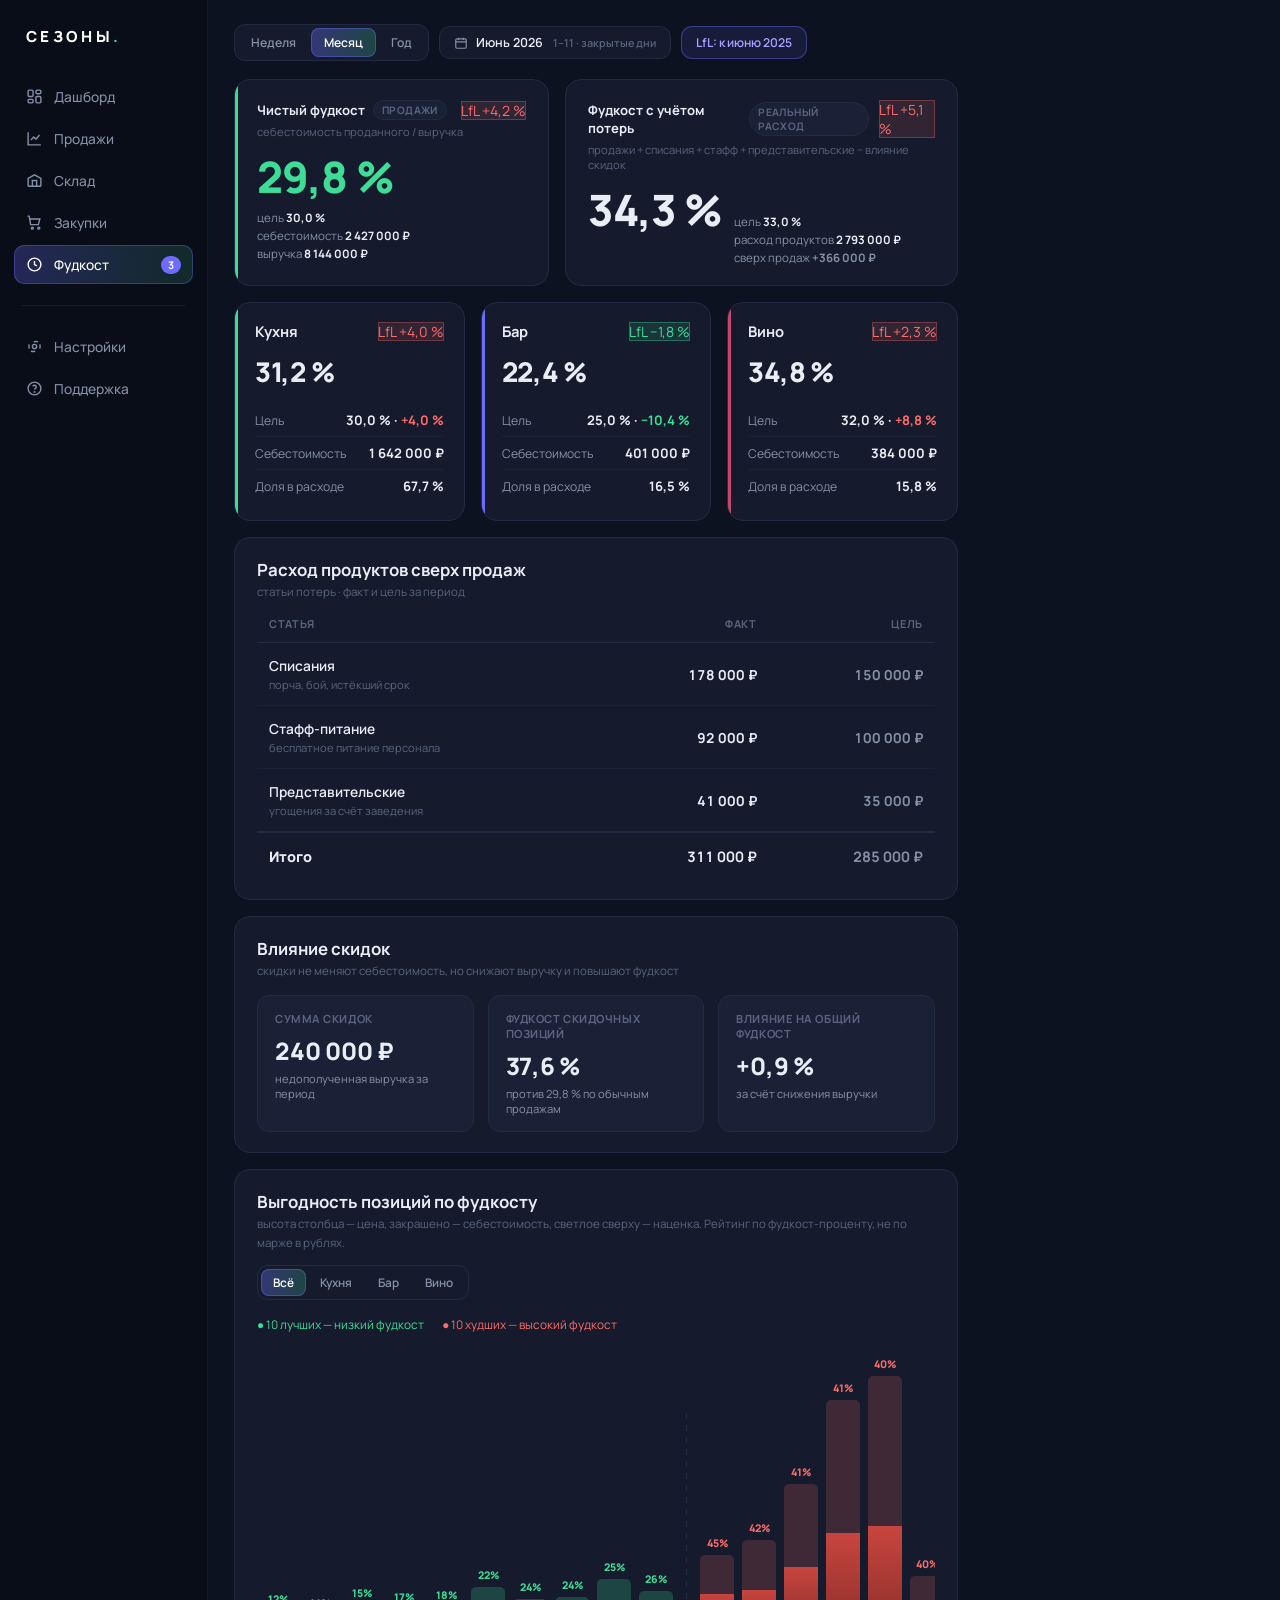
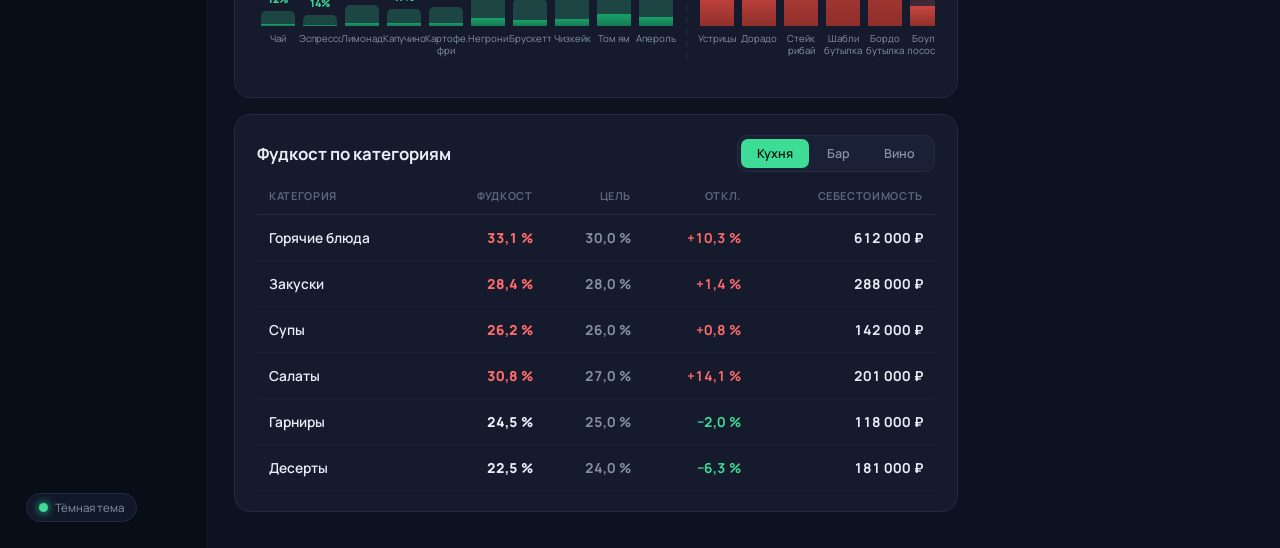
<file: foodcost.html>
<!DOCTYPE html>
<html lang="ru">
<head>
<meta charset="UTF-8">
<meta name="viewport" content="width=device-width, initial-scale=1.0">
<title>Сезоны — фудкост</title>
<link rel="preconnect" href="https://fonts.googleapis.com">
<link href="https://fonts.googleapis.com/css2?family=Manrope:wght@400;500;600;700;800&display=swap" rel="stylesheet">
<link rel="stylesheet" href="app/base.css">
<link rel="stylesheet" href="app/foodcost.css">
</head>
<body>
<div class="app">

  <aside class="side">
    <div class="logo">СЕЗОНЫ<span>.</span></div>
    <nav class="nav">
      <a href="index.html"><svg viewBox="0 0 24 24" fill="none" stroke="currentColor" stroke-width="2"><rect x="3" y="3" width="7" height="9" rx="1.5"/><rect x="14" y="3" width="7" height="5" rx="1.5"/><rect x="14" y="12" width="7" height="9" rx="1.5"/><rect x="3" y="16" width="7" height="5" rx="1.5"/></svg>Дашборд</a>
      <a href="sales.html"><svg viewBox="0 0 24 24" fill="none" stroke="currentColor" stroke-width="2"><path d="M3 3v18h18"/><path d="M7 14l4-4 3 3 5-6"/></svg>Продажи</a>
      <a href="warehouse.html"><svg viewBox="0 0 24 24" fill="none" stroke="currentColor" stroke-width="2"><path d="M3 9l9-5 9 5v10a1 1 0 01-1 1H4a1 1 0 01-1-1V9z"/><path d="M9 21v-9h6v9"/></svg>Склад</a>
      <a href="purchases.html"><svg viewBox="0 0 24 24" fill="none" stroke="currentColor" stroke-width="2"><circle cx="9" cy="20" r="1.4"/><circle cx="18" cy="20" r="1.4"/><path d="M2 3h2.5l2 12h11l2-8H6"/></svg>Закупки</a>
      <a href="foodcost.html" class="on"><svg viewBox="0 0 24 24" fill="none" stroke="currentColor" stroke-width="2"><circle cx="12" cy="12" r="9"/><path d="M12 7v5l3.5 2"/></svg>Фудкост<span class="badge">3</span></a>
      <div class="nav-sep"></div>
      <a href="#"><svg viewBox="0 0 24 24" fill="none" stroke="currentColor" stroke-width="2"><circle cx="12" cy="12" r="3"/><path d="M19.4 15a7.7 7.7 0 000-6m-2.4-3.4a7.7 7.7 0 00-6 0M4.6 9a7.7 7.7 0 000 6m2.4 3.4a7.7 7.7 0 006 0"/></svg>Настройки</a>
      <a href="#"><svg viewBox="0 0 24 24" fill="none" stroke="currentColor" stroke-width="2"><circle cx="12" cy="12" r="9"/><path d="M9.5 9a2.6 2.6 0 015 .8c0 1.7-2.5 2.2-2.5 3.7"/><circle cx="12" cy="17" r=".5" fill="currentColor"/></svg>Поддержка</a>
    </nav>
    <div class="side-bottom"><span class="mode"><span class="sun"></span> Тёмная тема</span></div>
  </aside>

  <main class="main page-foodcost">
<div class="period-bar">
  <div class="seg">
    <button>Неделя</button>
    <button class="on">Месяц</button>
    <button>Год</button>
  </div>
  <div class="date-pill">
    <svg viewBox="0 0 24 24" fill="none" stroke="currentColor" stroke-width="2"><rect x="3" y="5" width="18" height="16" rx="2"/><path d="M3 10h18M8 3v4M16 3v4"/></svg>
    Июнь 2026 <span class="dp-note">1–11 · закрытые дни</span>
  </div>
  <div class="cmp-pill">LfL: к июню 2025</div>
</div>

<!-- ===== две большие карточки ===== -->
<div class="fc-overview">

  <!-- чистый -->
  <div class="big-card clean">
    <div class="bc-head">
      <div class="bc-title">Чистый фудкост <span class="tag">продажи</span></div>
      <span class="lfl up">LfL +4,2 %</span>
    </div>
    <div class="bc-sub">себестоимость проданного / выручка</div>
    <div class="bc-main">
      <span class="bc-pct">29,8 %</span>
      <div class="bc-meta">
        <span>цель <b>30,0 %</b></span>
        <span>себестоимость <b>2 427 000 ₽</b></span>
        <span>выручка <b>8 144 000 ₽</b></span>
      </div>
    </div>
  </div>

  <!-- грязный -->
  <div class="big-card dirty">
    <div class="bc-head">
      <div class="bc-title">Фудкост с учётом потерь <span class="tag">реальный расход</span></div>
      <span class="lfl up">LfL +5,1 %</span>
    </div>
    <div class="bc-sub">продажи + списания + стафф + представительские − влияние скидок</div>
    <div class="bc-main">
      <span class="bc-pct">34,3 %</span>
      <div class="bc-meta">
        <span>цель <b>33,0 %</b></span>
        <span>расход продуктов <b>2 793 000 ₽</b></span>
        <span>сверх продаж <b style="color:var(--amber)">+366 000 ₽</b></span>
      </div>
    </div>
  </div>
</div>

<!-- ===== три подразделения ===== -->
<div class="units">
  <div class="unit k">
    <div class="u-head"><span class="u-name">Кухня</span><span class="lfl up">LfL +4,0 %</span></div>
    <div class="u-pct"><span class="v">31,2 %</span></div>
    <div class="u-rows">
      <div class="u-row"><span>Цель</span><b>30,0 % · <span class="goal-bad">+4,0 %</span></b></div>
      <div class="u-row"><span>Себестоимость</span><b>1 642 000 ₽</b></div>
      <div class="u-row"><span>Доля в расходе</span><b>67,7 %</b></div>
    </div>
  </div>

  <div class="unit b">
    <div class="u-head"><span class="u-name">Бар</span><span class="lfl dn">LfL −1,8 %</span></div>
    <div class="u-pct"><span class="v">22,4 %</span></div>
    <div class="u-rows">
      <div class="u-row"><span>Цель</span><b>25,0 % · <span class="goal-ok">−10,4 %</span></b></div>
      <div class="u-row"><span>Себестоимость</span><b>401 000 ₽</b></div>
      <div class="u-row"><span>Доля в расходе</span><b>16,5 %</b></div>
    </div>
  </div>

  <div class="unit w">
    <div class="u-head"><span class="u-name">Вино</span><span class="lfl up">LfL +2,3 %</span></div>
    <div class="u-pct"><span class="v">34,8 %</span></div>
    <div class="u-rows">
      <div class="u-row"><span>Цель</span><b>32,0 % · <span class="goal-bad">+8,8 %</span></b></div>
      <div class="u-row"><span>Себестоимость</span><b>384 000 ₽</b></div>
      <div class="u-row"><span>Доля в расходе</span><b>15,8 %</b></div>
    </div>
  </div>
</div>

<!-- ===== блок потерь: факт и цель в рублях ===== -->
<div class="losses">
  <div class="losses-head">
    <h2>Расход продуктов сверх продаж</h2>
    <span class="losses-sub">статьи потерь · факт и цель за период</span>
  </div>
  <table class="loss-table">
    <thead>
      <tr><th>Статья</th><th class="num">Факт</th><th class="num">Цель</th></tr>
    </thead>
    <tbody>
      <tr>
        <td><span class="lt-name">Списания</span><small>порча, бой, истёкший срок</small></td>
        <td class="num">178 000 ₽</td>
        <td class="num goal">150 000 ₽</td>
      </tr>
      <tr>
        <td><span class="lt-name">Стафф-питание</span><small>бесплатное питание персонала</small></td>
        <td class="num">92 000 ₽</td>
        <td class="num goal">100 000 ₽</td>
      </tr>
      <tr>
        <td><span class="lt-name">Представительские</span><small>угощения за счёт заведения</small></td>
        <td class="num">41 000 ₽</td>
        <td class="num goal">35 000 ₽</td>
      </tr>
    </tbody>
    <tfoot>
      <tr>
        <td><span class="lt-name">Итого</span></td>
        <td class="num">311 000 ₽</td>
        <td class="num goal">285 000 ₽</td>
      </tr>
    </tfoot>
  </table>
</div>

<!-- ===== блок скидок ===== -->
<div class="discounts">
  <div class="losses-head">
    <h2>Влияние скидок</h2>
    <span class="losses-sub">скидки не меняют себестоимость, но снижают выручку и повышают фудкост</span>
  </div>
  <div class="disc-grid">
    <div class="disc-cell">
      <div class="dc-label">Сумма скидок</div>
      <div class="dc-val">240 000 ₽</div>
      <div class="dc-cap">недополученная выручка за период</div>
    </div>
    <div class="disc-cell">
      <div class="dc-label">Фудкост скидочных позиций</div>
      <div class="dc-val">37,6 %</div>
      <div class="dc-cap">против 29,8 % по обычным продажам</div>
    </div>
    <div class="disc-cell">
      <div class="dc-label">Влияние на общий фудкост</div>
      <div class="dc-val amber">+0,9 %</div>
      <div class="dc-cap">за счёт снижения выручки</div>
    </div>
  </div>
</div>

<!-- ===== чарт продуктов: топ/анти-топ по фудкосту ===== -->
<div class="prodchart">
  <div class="catfc-head">
    <div>
      <h2>Выгодность позиций по фудкосту</h2>
      <span class="losses-sub">высота столбца — цена, закрашено — себестоимость, светлое сверху — наценка. Рейтинг по фудкост-проценту, не по марже в рублях.</span>
    </div>
    <div class="pc-controls">
      <div class="seg sm" id="pcGroup">
        <button class="on" data-g="all">Всё</button>
        <button data-g="k">Кухня</button>
        <button data-g="b">Бар</button>
        <button data-g="w">Вино</button>
      </div>
    </div>
  </div>

  <div class="pc-side-label">
    <span class="pcs ok">● 10 лучших — низкий фудкост</span>
    <span class="pcs bad">● 10 худших — высокий фудкост</span>
  </div>
  <div class="pc-chart" id="pcChart"></div>
  <div class="pc-tip" id="pcTip"></div>
</div>

<!-- ===== фудкост по категориям (перемещён вниз) ===== -->
<div class="catfc">
  <div class="catfc-head">
    <h2>Фудкост по категориям</h2>
    <div class="catfc-tabs" id="catTabs">
      <button class="ct-tab on" data-unit="k">Кухня</button>
      <button class="ct-tab" data-unit="b">Бар</button>
      <button class="ct-tab" data-unit="w">Вино</button>
    </div>
  </div>
  <table class="loss-table cat-table">
    <thead>
      <tr><th>Категория</th><th class="num">Фудкост</th><th class="num">Цель</th><th class="num">Откл.</th><th class="num">Себестоимость</th></tr>
    </thead>
    <tbody id="catBody"></tbody>
  </table>
</div>
  </main>
</div>

<script>
const CATS={
  k:[
    {name:'Горячие блюда',fact:33.1,goal:30,cost:612000},
    {name:'Закуски',fact:28.4,goal:28,cost:288000},
    {name:'Супы',fact:26.2,goal:26,cost:142000},
    {name:'Салаты',fact:30.8,goal:27,cost:201000},
    {name:'Гарниры',fact:24.5,goal:25,cost:118000},
    {name:'Десерты',fact:22.5,goal:24,cost:181000}
  ],
  b:[
    {name:'Коктейли',fact:21.0,goal:22,cost:164000},
    {name:'Кофе',fact:17.5,goal:18,cost:98000},
    {name:'Безалкогольное',fact:14.2,goal:15,cost:74000},
    {name:'Крепкий алкоголь',fact:26.8,goal:25,cost:65000}
  ],
  w:[
    {name:'Вино бокал',fact:33.0,goal:32,cost:152000},
    {name:'Вино бутылка',fact:36.5,goal:32,cost:232000}
  ]
};
const pct=n=>n.toFixed(1).replace('.',',')+' %';
const money=n=>Math.round(n).toLocaleString('ru-RU')+' ₽';

function renderCat(unit){
  document.getElementById('catBody').innerHTML=CATS[unit].map(c=>{
    const over=c.fact>c.goal;
    const dev=(c.fact-c.goal)/c.goal*100;
    return `<tr>
      <td><span class="lt-name">${c.name}</span></td>
      <td class="num fc-pct ${over?'over':''}">${pct(c.fact)}</td>
      <td class="num goal">${pct(c.goal)}</td>
      <td class="num ${over?'bad':'ok'}">${dev>=0?'+':'−'}${Math.abs(dev).toFixed(1).replace('.',',')} %</td>
      <td class="num">${money(c.cost)}</td>
    </tr>`;
  }).join('');
}
renderCat('k');

document.getElementById('catTabs').addEventListener('click',e=>{
  const b=e.target.closest('.ct-tab');if(!b)return;
  document.querySelectorAll('#catTabs .ct-tab').forEach(x=>x.classList.toggle('on',x===b));
  renderCat(b.dataset.unit);
});

/* ===== чарт продуктов по фудкосту ===== */
const PRODUCTS=[
  // напитки/бар — низкий фудкост
  {n:'Эспрессо',g:'b',price:180,cost:25},
  {n:'Капучино',g:'b',price:280,cost:48},
  {n:'Лимонад',g:'b',price:350,cost:52},
  {n:'Чай',g:'b',price:250,cost:30},
  {n:'Негрони',g:'b',price:650,cost:140},
  {n:'Апероль',g:'b',price:590,cost:155},
  {n:'Виски',g:'b',price:720,cost:210},
  // кухня
  {n:'Брускетта',g:'k',price:450,cost:108},
  {n:'Цезарь',g:'k',price:650,cost:175},
  {n:'Том ям',g:'k',price:790,cost:198},
  {n:'Паста карбонара',g:'k',price:720,cost:230},
  {n:'Стейк рибай',g:'k',price:2390,cost:990},
  {n:'Тартар',g:'k',price:890,cost:312},
  {n:'Боул с лососем',g:'k',price:840,cost:336},
  {n:'Картофель фри',g:'k',price:320,cost:58},
  {n:'Греческий салат',g:'k',price:520,cost:140},
  {n:'Чизкейк',g:'k',price:490,cost:118},
  {n:'Тирамису',g:'k',price:520,cost:182},
  {n:'Устрицы',g:'k',price:1200,cost:540},
  {n:'Дорадо',g:'k',price:1450,cost:610},
  // вино
  {n:'Просекко бокал',g:'w',price:550,cost:165},
  {n:'Кьянти бокал',g:'w',price:620,cost:205},
  {n:'Бордо бутылка',g:'w',price:4200,cost:1680},
  {n:'Шабли бутылка',g:'w',price:3800,cost:1560}
].map(p=>({...p,fc:p.cost/p.price*100,margin:p.price-p.cost}));

const pcChart=document.getElementById('pcChart');
const pcTip=document.getElementById('pcTip');
let pcGroup='all';

function renderChart(){
  let list=PRODUCTS.filter(p=>pcGroup==='all'||p.g===pcGroup);
  const sorted=[...list].sort((a,b)=>a.fc-b.fc);
  const good=sorted.slice(0,10);
  const bad=sorted.slice(-10).reverse();
  // макс цена для масштаба — общий, чтобы высоты сопоставимы
  const maxPrice=Math.max(...good.concat(bad).map(p=>p.price));
  const bar=(p,cls)=>{
    const H=250;
    const h=Math.max(p.price/maxPrice*H,4);
    const costH=p.cost/p.price*h;
    return `<span class="pc-bar ${cls}" data-n="${p.n}" data-price="${p.price}" data-cost="${p.cost}" data-fc="${p.fc.toFixed(1)}" data-m="${p.margin}">
      <span class="pc-fc">${p.fc.toFixed(0)}%</span>
      <span class="pc-col" style="height:${h.toFixed(0)}px">
        <span class="pc-cost" style="height:${costH.toFixed(0)}px"></span>
      </span>
      <span class="pc-name">${p.n}</span>
    </span>`;
  };
  pcChart.innerHTML =
    good.map(p=>bar(p,'good')).join('') +
    '<div class="pc-divider"></div>' +
    bad.map(p=>bar(p,'bad')).join('');
}
renderChart();

document.getElementById('pcGroup').addEventListener('click',e=>{
  const b=e.target.closest('button');if(!b)return;
  document.querySelectorAll('#pcGroup button').forEach(x=>x.classList.toggle('on',x===b));
  pcGroup=b.dataset.g; renderChart();
});

pcChart.addEventListener('mousemove',e=>{
  const bar=e.target.closest('.pc-bar');
  if(!bar){pcTip.style.opacity=0;return;}
  const price=+bar.dataset.price,cost=+bar.dataset.cost,m=+bar.dataset.m,fc=bar.dataset.fc;
  pcTip.innerHTML=`<b>${bar.dataset.n}</b>
    <div class="row"><span>Цена</span><b>${price.toLocaleString('ru-RU')} ₽</b></div>
    <div class="row"><span>Себестоимость</span><b>${cost.toLocaleString('ru-RU')} ₽</b></div>
    <div class="row"><span>Наценка</span><b>${m.toLocaleString('ru-RU')} ₽</b></div>
    <div class="row"><span>Фудкост</span><b>${fc.replace('.',',')} %</b></div>`;
  const r=bar.getBoundingClientRect(),wr=pcChart.parentElement.getBoundingClientRect();
  pcTip.style.left=(r.left-wr.left+r.width/2)+'px';
  pcTip.style.top=(r.top-wr.top)+'px';
  pcTip.style.opacity=1;
});
pcChart.addEventListener('mouseleave',()=>pcTip.style.opacity=0);
</script>
</body>
</html>
</file>
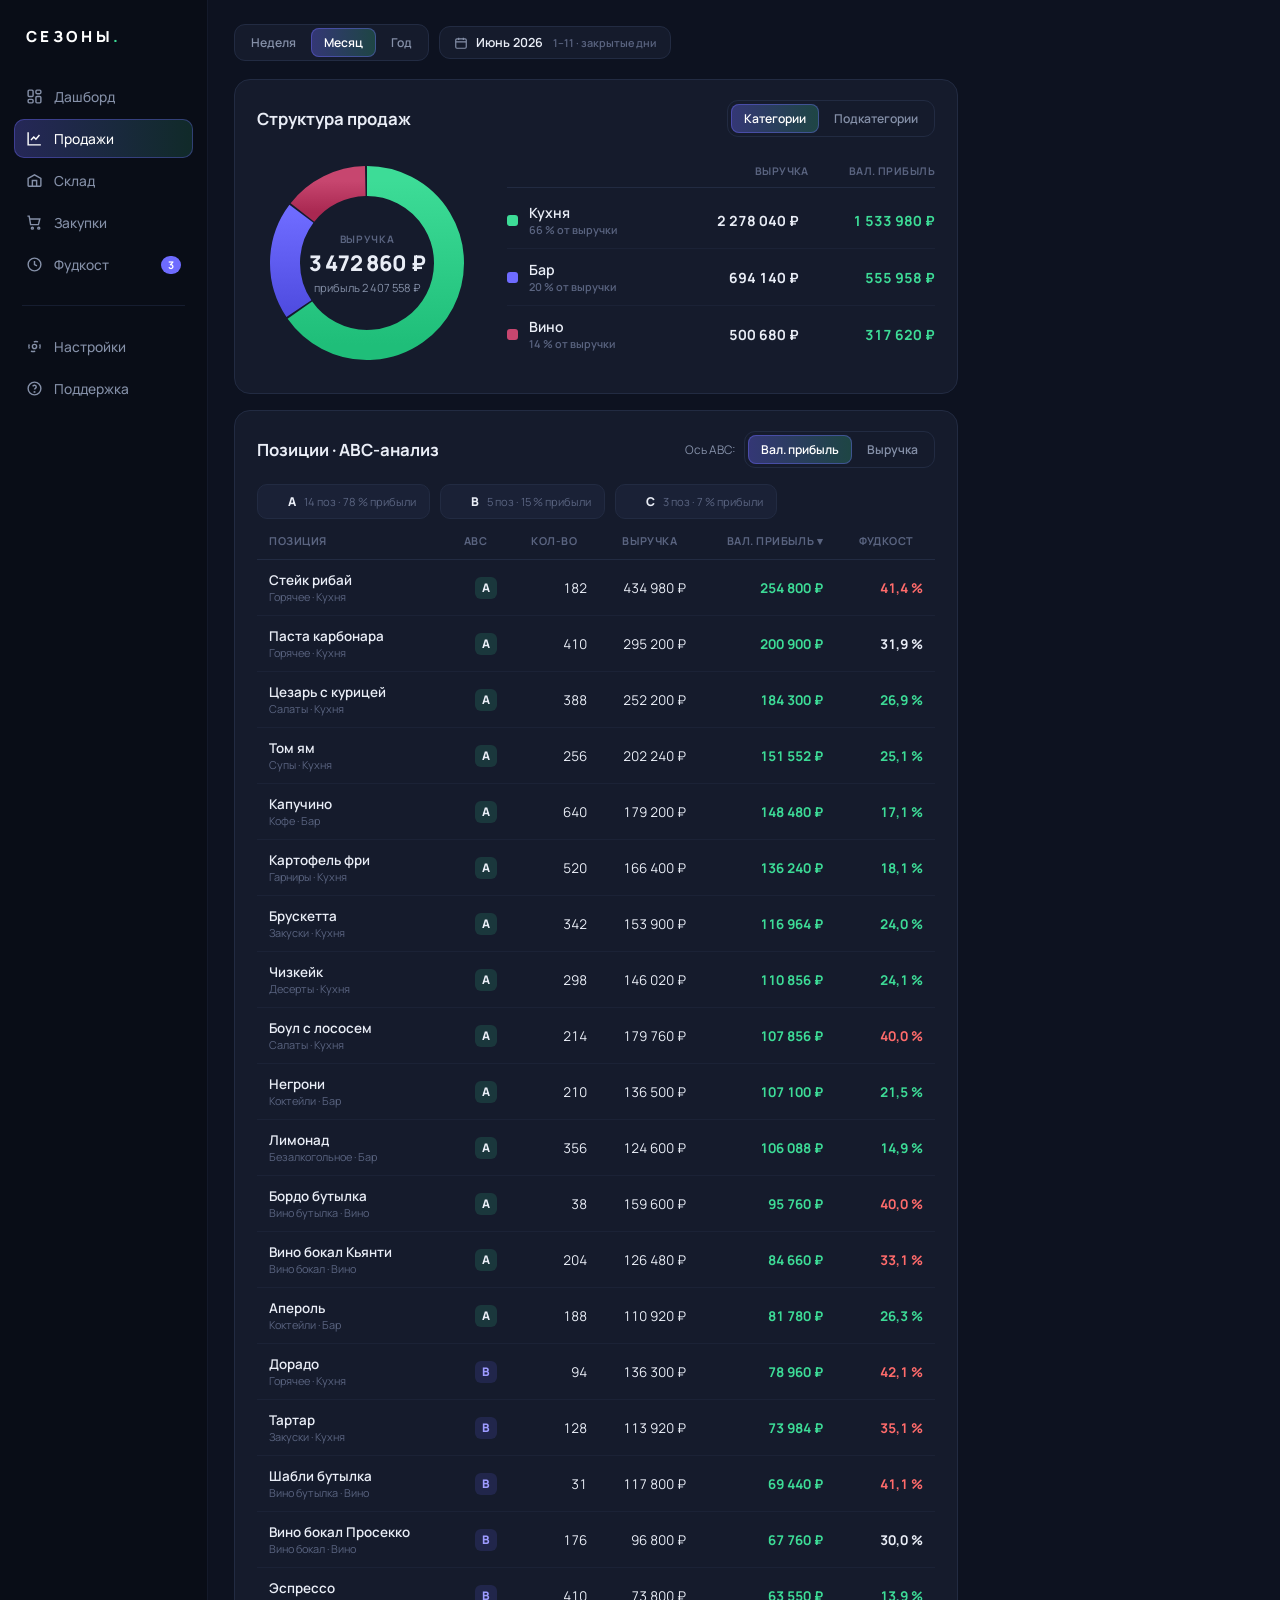
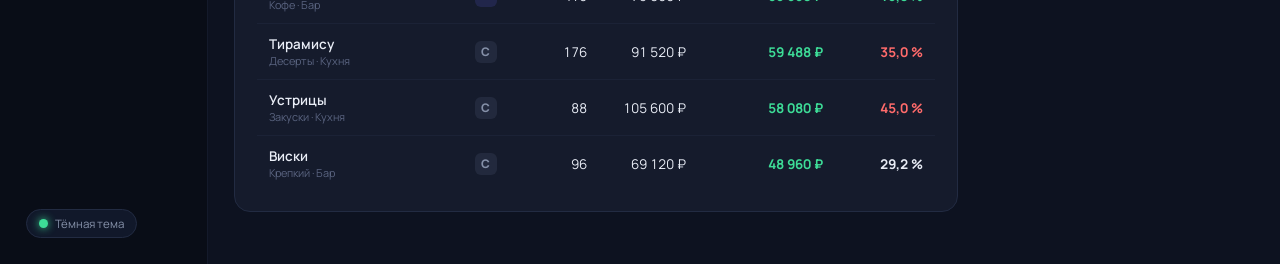
<file: sales.html>
<!DOCTYPE html>
<html lang="ru">
<head>
<meta charset="UTF-8">
<meta name="viewport" content="width=device-width, initial-scale=1.0">
<title>Сезоны — продажи</title>
<link rel="preconnect" href="https://fonts.googleapis.com">
<link href="https://fonts.googleapis.com/css2?family=Manrope:wght@400;500;600;700;800&display=swap" rel="stylesheet">
<link rel="stylesheet" href="app/base.css">
<link rel="stylesheet" href="app/sales.css">
</head>
<body>
<div class="app">

  <aside class="side">
    <div class="logo">СЕЗОНЫ<span>.</span></div>
    <nav class="nav">
      <a href="index.html"><svg viewBox="0 0 24 24" fill="none" stroke="currentColor" stroke-width="2"><rect x="3" y="3" width="7" height="9" rx="1.5"/><rect x="14" y="3" width="7" height="5" rx="1.5"/><rect x="14" y="12" width="7" height="9" rx="1.5"/><rect x="3" y="16" width="7" height="5" rx="1.5"/></svg>Дашборд</a>
      <a href="sales.html" class="on"><svg viewBox="0 0 24 24" fill="none" stroke="currentColor" stroke-width="2"><path d="M3 3v18h18"/><path d="M7 14l4-4 3 3 5-6"/></svg>Продажи</a>
      <a href="warehouse.html"><svg viewBox="0 0 24 24" fill="none" stroke="currentColor" stroke-width="2"><path d="M3 9l9-5 9 5v10a1 1 0 01-1 1H4a1 1 0 01-1-1V9z"/><path d="M9 21v-9h6v9"/></svg>Склад</a>
      <a href="purchases.html"><svg viewBox="0 0 24 24" fill="none" stroke="currentColor" stroke-width="2"><circle cx="9" cy="20" r="1.4"/><circle cx="18" cy="20" r="1.4"/><path d="M2 3h2.5l2 12h11l2-8H6"/></svg>Закупки</a>
      <a href="foodcost.html"><svg viewBox="0 0 24 24" fill="none" stroke="currentColor" stroke-width="2"><circle cx="12" cy="12" r="9"/><path d="M12 7v5l3.5 2"/></svg>Фудкост<span class="badge">3</span></a>
      <div class="nav-sep"></div>
      <a href="#"><svg viewBox="0 0 24 24" fill="none" stroke="currentColor" stroke-width="2"><circle cx="12" cy="12" r="3"/><path d="M19.4 15a7.7 7.7 0 000-6m-2.4-3.4a7.7 7.7 0 00-6 0M4.6 9a7.7 7.7 0 000 6m2.4 3.4a7.7 7.7 0 006 0"/></svg>Настройки</a>
      <a href="#"><svg viewBox="0 0 24 24" fill="none" stroke="currentColor" stroke-width="2"><circle cx="12" cy="12" r="9"/><path d="M9.5 9a2.6 2.6 0 015 .8c0 1.7-2.5 2.2-2.5 3.7"/><circle cx="12" cy="17" r=".5" fill="currentColor"/></svg>Поддержка</a>
    </nav>
    <div class="side-bottom"><span class="mode"><span class="sun"></span> Тёмная тема</span></div>
  </aside>

  <main class="main page-sales">
<div class="period-bar">
  <div class="seg">
    <button>Неделя</button>
    <button class="on">Месяц</button>
    <button>Год</button>
  </div>
  <div class="date-pill">
    <svg viewBox="0 0 24 24" fill="none" stroke="currentColor" stroke-width="2"><rect x="3" y="5" width="18" height="16" rx="2"/><path d="M3 10h18M8 3v4M16 3v4"/></svg>
    Июнь 2026 <span class="dp-note">1–11 · закрытые дни</span>
  </div>
</div>

<!-- ===== структура продаж: донат (категории) / бары (подкатегории) ===== -->
<div class="block">
  <div class="block-head">
    <h2>Структура продаж</h2>
    <div class="seg" id="levelSeg">
      <button class="on" data-level="cat">Категории</button>
      <button data-level="sub">Подкатегории</button>
    </div>
  </div>

  <!-- донат для категорий -->
  <div class="donut-wrap" id="donutWrap">
    <div class="donut-side">
      <svg id="donut" viewBox="0 0 220 220" aria-label="структура продаж"></svg>
      <div class="donut-center" id="donutCenter"></div>
    </div>
    <div class="legend-side" id="legend"></div>
  </div>

  <!-- бары для подкатегорий -->
  <div class="bars-block" id="barsBlock" style="display:none">
    <div class="bars-legend">
      <span><i class="sw rev"></i>Выручка</span>
      <span><i class="sw gp"></i>Валовая прибыль</span>
    </div>
    <div class="bars" id="bars"></div>
  </div>
</div>

<!-- ===== таблица позиций + ABC ===== -->
<div class="block">
  <div class="block-head">
    <h2>Позиции · ABC-анализ</h2>
    <div class="pos-controls">
      <div class="abc-axis">
        Ось ABC:
        <div class="seg" id="abcAxis">
          <button class="on" data-axis="gp">Вал. прибыль</button>
          <button data-axis="rev">Выручка</button>
        </div>
      </div>
    </div>
  </div>

  <div class="abc-summary" id="abcSummary"></div>

  <table class="pos-table">
    <thead>
      <tr id="posHead">
        <th data-k="name">Позиция</th>
        <th data-k="abc">ABC <span class="arr">▾</span></th>
        <th data-k="qty" class="num">Кол-во <span class="arr">▾</span></th>
        <th data-k="rev" class="num">Выручка <span class="arr">▾</span></th>
        <th data-k="gp" class="num sorted">Вал. прибыль <span class="arr">▾</span></th>
        <th data-k="fc" class="num">Фудкост <span class="arr">▾</span></th>
      </tr>
    </thead>
    <tbody id="posBody"></tbody>
  </table>
</div>
  </main>
</div>

<script>
/* ===== данные позиций (выручка, себестоимость согласованы) ===== */
const RAW=[
  // [имя, подкатегория, категория(k/b/w), кол-во, цена, себестоимость_ед]
  ['Стейк рибай','Горячее','k',182,2390,990],
  ['Паста карбонара','Горячее','k',410,720,230],
  ['Том ям','Супы','k',256,790,198],
  ['Цезарь с курицей','Салаты','k',388,650,175],
  ['Боул с лососем','Салаты','k',214,840,336],
  ['Брускетта','Закуски','k',342,450,108],
  ['Тартар','Закуски','k',128,890,312],
  ['Картофель фри','Гарниры','k',520,320,58],
  ['Чизкейк','Десерты','k',298,490,118],
  ['Тирамису','Десерты','k',176,520,182],
  ['Дорадо','Горячее','k',94,1450,610],
  ['Устрицы','Закуски','k',88,1200,540],
  ['Капучино','Кофе','b',640,280,48],
  ['Эспрессо','Кофе','b',410,180,25],
  ['Лимонад','Безалкогольное','b',356,350,52],
  ['Негрони','Коктейли','b',210,650,140],
  ['Апероль','Коктейли','b',188,590,155],
  ['Виски','Крепкий','b',96,720,210],
  ['Вино бокал Кьянти','Вино бокал','w',204,620,205],
  ['Вино бокал Просекко','Вино бокал','w',176,550,165],
  ['Бордо бутылка','Вино бутылка','w',38,4200,1680],
  ['Шабли бутылка','Вино бутылка','w',31,3800,1560]
].map(r=>{
  const [name,sub,cat,qty,price,unitCost]=r;
  const rev=qty*price, cost=qty*unitCost, gp=rev-cost, fc=cost/rev*100;
  return {name,sub,cat,qty,rev,cost,gp,fc};
});

const CATNAME={k:'Кухня',b:'Бар',w:'Вино'};
const fmt=n=>Math.round(n).toLocaleString('ru-RU');
const money=n=>fmt(n)+' ₽';
const k=n=>Math.round(n/1000).toLocaleString('ru-RU')+'к';
const pct=n=>n.toFixed(1).replace('.',',')+' %';

/* ===== агрегация ===== */
function aggBy(key){
  const m={};
  RAW.forEach(p=>{const g=p[key];(m[g]=m[g]||{rev:0,gp:0,cost:0,qty:0});m[g].rev+=p.rev;m[g].gp+=p.gp;m[g].cost+=p.cost;m[g].qty+=p.qty;});
  return m;
}

/* ===== бар-чарт продаж ===== */
const CATCOLOR={k:'#3DDC97', b:'#6E6BFF', w:'#C7466F'};
let level='cat';

/* ===== донат (категории) ===== */
function describeArc(cx,cy,r,a0,a1){
  const p=a=>{const x=(a-90)*Math.PI/180;return[cx+r*Math.cos(x),cy+r*Math.sin(x)];};
  const [x1,y1]=p(a0),[x2,y2]=p(a1);
  const large=a1-a0>180?1:0;
  return `M${x1.toFixed(2)} ${y1.toFixed(2)} A${r} ${r} 0 ${large} 1 ${x2.toFixed(2)} ${y2.toFixed(2)}`;
}
function shade(hex,amt){
  let n=parseInt(hex.slice(1),16);
  let r=Math.max(0,Math.min(255,(n>>16)+amt)),g=Math.max(0,Math.min(255,((n>>8)&0xff)+amt)),b=Math.max(0,Math.min(255,(n&0xff)+amt));
  return '#'+((r<<16)|(g<<8)|b).toString(16).padStart(6,'0');
}
function renderDonut(){
  const m=aggBy('cat');
  const data=['k','b','w'].filter(c=>m[c]).map(c=>({key:c,name:CATNAME[c],color:CATCOLOR[c],rev:m[c].rev,gp:m[c].gp}));
  const total=data.reduce((s,d)=>s+d.rev,0), totalGp=data.reduce((s,d)=>s+d.gp,0);
  const cx=110,cy=110,r=82,sw=30;
  let ang=0,paths='',defs='';
  data.forEach((d,i)=>{
    const sweep=d.rev/total*360, start=ang, end=ang+sweep-(data.length>1?1.2:0); ang+=sweep;
    defs+=`<linearGradient id="g${i}" x1="0" y1="0" x2="0" y2="1"><stop offset="0" stop-color="${d.color}"/><stop offset="1" stop-color="${shade(d.color,-30)}"/></linearGradient>`;
    paths+=`<path class="donut-seg" data-key="${d.key}" d="${describeArc(cx,cy,r,start,end)}" fill="none" stroke="url(#g${i})" stroke-width="${sw}"/>`;
  });
  document.getElementById('donut').innerHTML=`<defs>${defs}<radialGradient id="innerShade" cx="0.5" cy="0.5" r="0.5"><stop offset="0.60" stop-color="#000" stop-opacity="0"/><stop offset="0.70" stop-color="#000" stop-opacity="0.4"/><stop offset="0.73" stop-color="#000" stop-opacity="0"/></radialGradient></defs>${paths}<circle cx="110" cy="110" r="82" fill="none" stroke="url(#innerShade)" stroke-width="30" pointer-events="none"/>`;
  document.getElementById('donutCenter').innerHTML=`<div class="dc-label">Выручка</div><div class="dc-val">${money(total)}</div><div class="dc-sub">прибыль ${money(totalGp)}</div>`;
  document.getElementById('legend').innerHTML=
    `<div class="lg-head"><span>Выручка</span><span>Вал. прибыль</span></div>`+
    data.map(d=>`<div class="lg-row" data-key="${d.key}">
      <span class="lg-dot" style="background:${d.color}"></span>
      <span class="lg-name">${d.name}<small>${(d.rev/total*100).toFixed(0)} % от выручки</small></span>
      <span class="lg-vals"><b class="lg-r">${money(d.rev)}</b><b class="lg-g">${money(d.gp)}</b></span>
    </div>`).join('');
}
function bindDonutHover(){
  const hl=key=>document.querySelectorAll('.donut-seg').forEach(s=>s.classList.toggle('dim',key&&s.dataset.key!==key));
  const lg=document.getElementById('legend'),dn=document.getElementById('donut');
  lg.addEventListener('mouseover',e=>{const r=e.target.closest('.lg-row');hl(r?r.dataset.key:null);});
  lg.addEventListener('mouseleave',()=>hl(null));
  dn.addEventListener('mouseover',e=>{const s=e.target.closest('.donut-seg');hl(s?s.dataset.key:null);});
  dn.addEventListener('mouseleave',()=>hl(null));
}

function barData(){
  // вернуть {k:[{name,rev,gp}], b:[...], w:[...]}
  const groups={k:[],b:[],w:[]};
  if(level==='cat'){
    const m=aggBy('cat');
    ['k','b','w'].forEach(c=>{if(m[c])groups[c].push({name:CATNAME[c],rev:m[c].rev,gp:m[c].gp});});
  } else {
    const m={};
    RAW.forEach(p=>{const key=p.cat+'|'+p.sub;(m[key]=m[key]||{cat:p.cat,sub:p.sub,rev:0,gp:0});m[key].rev+=p.rev;m[key].gp+=p.gp;});
    Object.values(m).forEach(x=>groups[x.cat].push({name:x.sub,rev:x.rev,gp:x.gp}));
    ['k','b','w'].forEach(c=>groups[c].sort((a,b)=>b.rev-a.rev));
  }
  return groups;
}

function renderBars(){
  const g=barData();
  const all=[...g.k,...g.b,...g.w];
  const maxRev=Math.max(...all.map(x=>x.rev));
  const totalRev=all.reduce((s,x)=>s+x.rev,0);
  let html='';
  ['k','b','w'].forEach(c=>{
    if(!g[c].length)return;
    html+=`<div class="bar-group"><div class="bg-title" style="--cc:${CATCOLOR[c]}">${CATNAME[c]}</div>`;
    g[c].forEach(x=>{
      const revW=x.rev/maxRev*100, gpW=x.gp/maxRev*100;
      const share=(x.rev/totalRev*100).toFixed(1).replace('.',',');
      html+=`<div class="bar-row">
        <span class="br-name">${x.name}</span>
        <span class="br-track"><i class="br-rev" style="width:${revW.toFixed(1)}%"></i><i class="br-gp" style="width:${gpW.toFixed(1)}%"></i></span>
        <span class="br-vals"><b class="br-r">${money(x.rev)}</b><b class="br-g">${money(x.gp)}</b><small>${share} % от выручки</small></span>
      </div>`;
    });
    html+=`</div>`;
  });
  document.getElementById('bars').innerHTML=html;
}


/* ===== ABC ===== */
let abcAxis='gp', sortKey='gp', sortDesc=true, abcFilter={A:1,B:1,C:1};
function computeABC(){
  const sorted=[...RAW].sort((a,b)=>b[abcAxis]-a[abcAxis]);
  const total=sorted.reduce((s,p)=>s+p[abcAxis],0);
  let cum=0;
  sorted.forEach(p=>{cum+=p[abcAxis];const share=cum/total;p.abc=share<=0.8?'A':share<=0.95?'B':'C';});
}
function renderSummary(){
  const g={A:{n:0,v:0},B:{n:0,v:0},C:{n:0,v:0}};
  const total=RAW.reduce((s,p)=>s+p[abcAxis],0);
  RAW.forEach(p=>{g[p.abc].n++;g[p.abc].v+=p[abcAxis];});
  const lbl=abcAxis==='gp'?'прибыли':'выручки';
  document.getElementById('abcSummary').innerHTML=['A','B','C'].map(L=>
    `<div class="abc-pill ${L} ${abcFilter[L]?'':'off'}" data-g="${L}">
      <span class="dot"></span><b>${L}</b>
      <span class="meta">${g[L].n} поз · ${(g[L].v/total*100).toFixed(0)} % ${lbl}</span>
    </div>`).join('');
}
function renderTable(){
  let list=RAW.filter(p=>abcFilter[p.abc]);
  list.sort((a,b)=>{
    let r;
    if(sortKey==='name')r=a.name.localeCompare(b.name);
    else if(sortKey==='abc')r=('ABC'.indexOf(a.abc))-('ABC'.indexOf(b.abc));
    else r=a[sortKey]-b[sortKey];
    return sortDesc?-r:r;
  });
  document.getElementById('posBody').innerHTML=list.map(p=>{
    const fcCls=p.fc<28?'lo':p.fc>33?'hi':'';
    return `<tr>
      <td class="pos-name">${p.name}<small>${p.sub} · ${CATNAME[p.cat]}</small></td>
      <td><span class="abc-tag ${p.abc}">${p.abc}</span></td>
      <td>${fmt(p.qty)}</td>
      <td>${money(p.rev)}</td>
      <td class="gp-cell">${money(p.gp)}</td>
      <td class="fc-cell ${fcCls}">${pct(p.fc)}</td>
    </tr>`;
  }).join('');
  document.querySelectorAll('#posHead th').forEach(th=>{
    th.classList.toggle('sorted',th.dataset.k===sortKey);
    const arr=th.querySelector('.arr');if(arr)arr.textContent=sortDesc?'▾':'▴';
  });
}
function refreshABC(){computeABC();renderSummary();renderTable();}

/* события */
document.getElementById('abcAxis').addEventListener('click',e=>{
  const b=e.target.closest('button');if(!b)return;
  document.querySelectorAll('#abcAxis button').forEach(x=>x.classList.toggle('on',x===b));
  abcAxis=b.dataset.axis; refreshABC();
});
document.getElementById('posHead').addEventListener('click',e=>{
  const th=e.target.closest('th');if(!th)return;
  const k=th.dataset.k;
  if(sortKey===k)sortDesc=!sortDesc; else{sortKey=k;sortDesc=(k!=='name');}
  renderTable();
});
document.getElementById('abcSummary').addEventListener('click',e=>{
  const p=e.target.closest('.abc-pill');if(!p)return;
  const L=p.dataset.g; abcFilter[L]=!abcFilter[L];
  // не дать выключить все
  if(!Object.values(abcFilter).some(v=>v))abcFilter[L]=true;
  renderSummary();renderTable();
});

function renderStructure(){
  const isCat=level==='cat';
  document.getElementById('donutWrap').style.display=isCat?'':'none';
  document.getElementById('barsBlock').style.display=isCat?'none':'';
  if(isCat)renderDonut(); else renderBars();
}
document.getElementById('levelSeg').addEventListener('click',e=>{
  const b=e.target.closest('button');if(!b)return;
  document.querySelectorAll('#levelSeg button').forEach(x=>x.classList.toggle('on',x===b));
  level=b.dataset.level; renderStructure();
});

renderStructure();bindDonutHover();refreshABC();
</script>
</body>
</html>
</file>
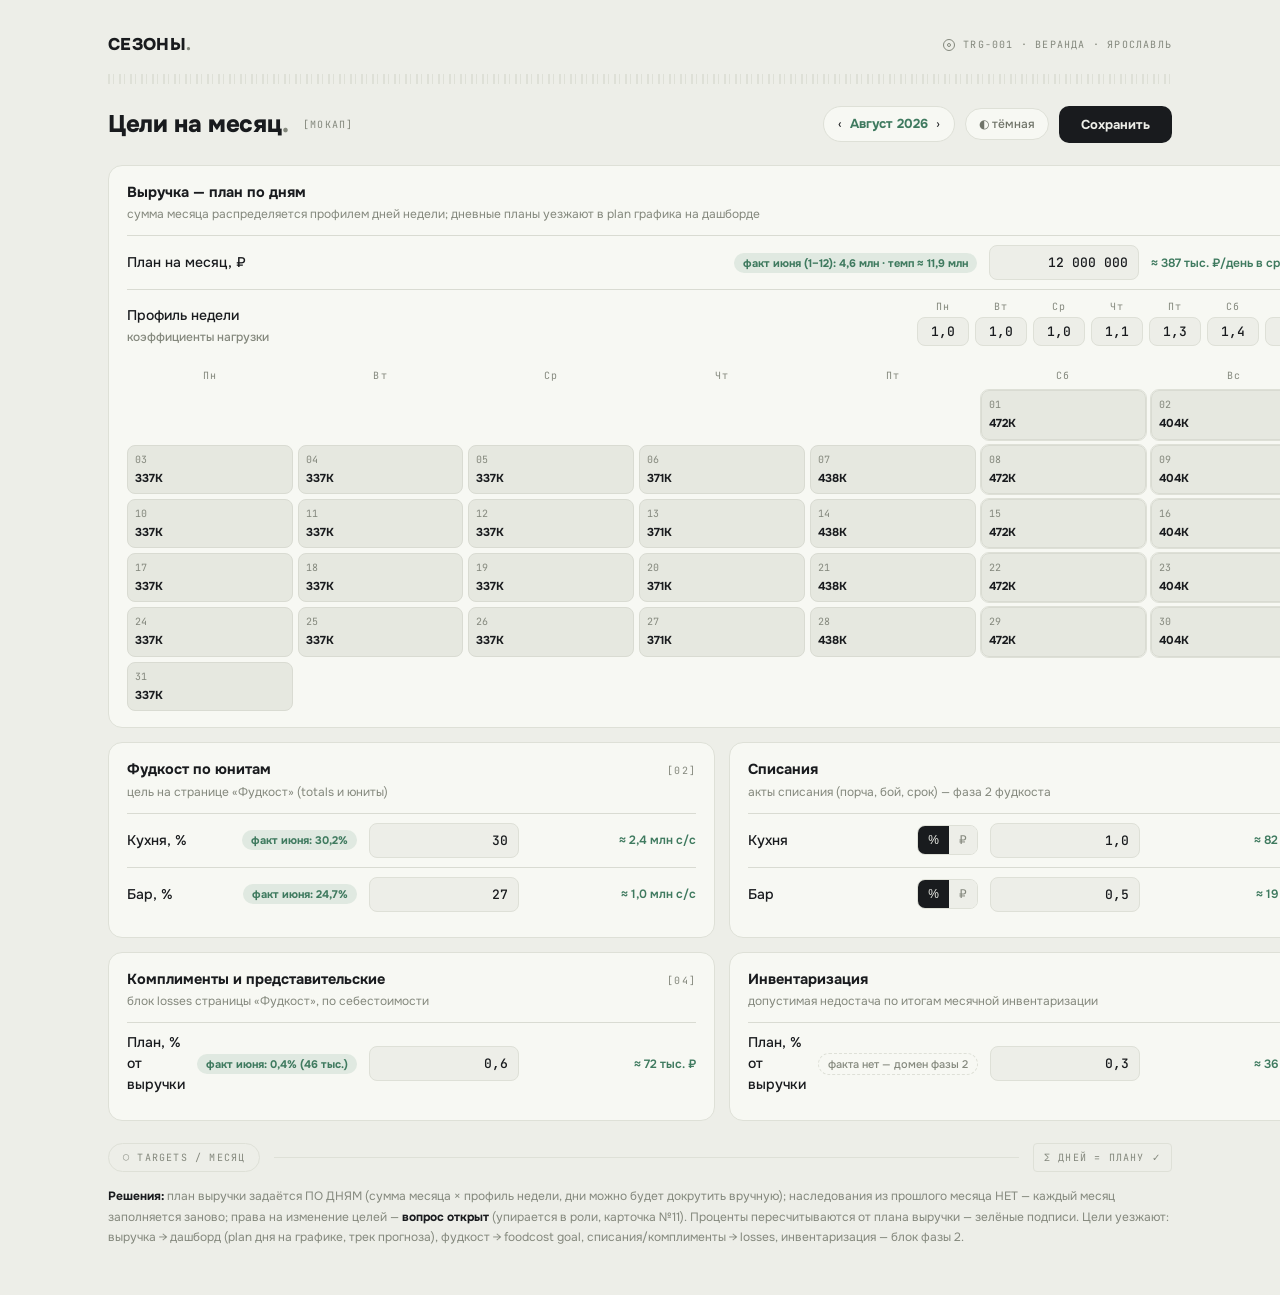
<file: targets.html>
<!DOCTYPE html>
<html lang="ru">
<head>
<meta charset="utf-8">
<meta name="viewport" content="width=device-width, initial-scale=1">
<title>Сезоны — Цели (мокап)</title>
<link rel="preconnect" href="https://fonts.googleapis.com">
<link rel="preconnect" href="https://fonts.gstatic.com" crossorigin>
<link href="https://fonts.googleapis.com/css2?family=JetBrains+Mono:wght@400;500;600&family=Onest:wght@400;500;600;700;800&display=swap" rel="stylesheet">
<style>
  :root {
    --bg: #edeee8; --panel: #f7f8f3; --line: #d9dbd2; --line2: #dee0d7;
    --txt: #191b1e; --mut: #6f7368; --mut2: #84887d;
    --good: #3f7a5f; --good-bg: rgba(63,122,95,.12);
    --bad: #9e4f58; --bad-bg: rgba(158,79,88,.12);
    --gold: #837020; --cell: #e6e8e0;
  }
  :root[data-theme="dark"] {
    --bg: #101112; --panel: #17181a; --line: #262829; --line2: #2c2e2f;
    --txt: #ecede7; --mut: #8f938a; --mut2: #63665f;
    --good: #93bfa9; --good-bg: rgba(147,191,169,.12);
    --bad: #d68f95; --bad-bg: rgba(214,143,149,.12);
    --gold: #c9b26e; --cell: #1d1f21;
  }
  * { box-sizing: border-box; margin: 0; }
  body {
    background: var(--bg); color: var(--txt);
    font: 14px/1.5 'Onest', sans-serif;
    padding: 32px 28px 48px; max-width: 1120px; margin: 0 auto;
    transition: background .2s, color .2s;
  }
  .mono { font-family: 'JetBrains Mono', monospace; letter-spacing: .12em;
          font-size: 10px; color: var(--mut2); }
  header { display: flex; justify-content: space-between; align-items: center; }
  .brand { font-weight: 800; font-size: 17px; letter-spacing: .02em; }
  .brand span { color: var(--mut2); }
  .stamp { display: flex; align-items: center; gap: 8px; }
  .reticle { width: 12px; height: 12px; border-radius: 50%;
             border: 1px solid var(--mut2); position: relative; display: inline-block; }
  .reticle::after { content: ''; position: absolute; inset: 3px;
                    border-radius: 50%; border: 1px solid var(--mut2); }
  .barcode { height: 10px; margin: 16px 0 22px;
    background: repeating-linear-gradient(90deg, var(--line2) 0 2px,
      transparent 2px 5px, var(--line2) 5px 6px, transparent 6px 11px); }
  .titlebar { display: flex; align-items: center; gap: 14px; margin-bottom: 22px; }
  h1 { font-size: 24px; font-weight: 800; letter-spacing: -.015em; }
  h1 span { color: var(--mut2); }
  .titlebar .right { margin-left: auto; display: flex; gap: 10px; align-items: center; }
  .pill { border: 1px solid var(--line2); border-radius: 99px; padding: 7px 14px;
          background: var(--panel); color: var(--txt); font-size: 13px; }
  .pill b { color: var(--good); }
  button.ink {
    background: var(--txt); color: var(--bg); border: 0; border-radius: 10px;
    font: 700 13px 'Onest', sans-serif; padding: 10px 22px; cursor: pointer;
  }
  button.ghost {
    background: var(--panel); color: var(--mut); border: 1px solid var(--line2);
    border-radius: 99px; font: 500 12px 'Onest', sans-serif;
    padding: 7px 13px; cursor: pointer;
  }
  .grid { display: grid; grid-template-columns: 1fr 1fr; gap: 14px; }
  .card { background: var(--panel); border: 1px solid var(--line2);
          border-radius: 14px; padding: 16px 18px; }
  .card.wide { grid-column: 1 / -1; }
  .card-head { display: flex; justify-content: space-between; align-items: baseline; }
  .card-head h3 { font-size: 14.5px; font-weight: 700; }
  .card .sub { color: var(--mut2); font-size: 12px; margin: 2px 0 12px; }
  .row { display: flex; align-items: center; gap: 12px; padding: 9px 0;
         border-top: 1px solid var(--line); }
  .row:first-of-type { border-top: 0; }
  .row label { flex: 1; font-weight: 500; }
  .fact { font-size: 11px; font-weight: 700; border-radius: 99px; padding: 2px 9px;
          background: var(--good-bg); color: var(--good); white-space: nowrap; }
  .fact.na { background: transparent; color: var(--mut2); font-weight: 500;
             border: 1px dashed var(--line2); }
  input[type="text"] {
    width: 150px; background: var(--bg); border: 1px solid var(--line2);
    color: var(--txt); border-radius: 8px; padding: 8px 10px;
    font: 500 13px 'JetBrains Mono', monospace; text-align: right;
  }
  input:focus { outline: 1px solid var(--good); }
  .derived { color: var(--good); font-size: 12px; min-width: 165px;
             text-align: right; font-weight: 600; }
  .unit-toggle { display: flex; border: 1px solid var(--line2);
                 border-radius: 8px; overflow: hidden; }
  .unit-toggle button { background: var(--bg); color: var(--mut2); border: 0;
                        padding: 7px 10px; cursor: pointer; font-size: 12px; }
  .unit-toggle button.on { background: var(--txt); color: var(--bg); }
  /* календарь дневных планов */
  .cal { display: grid; grid-template-columns: repeat(7, 1fr); gap: 5px; margin-top: 12px; }
  .cal .wd { text-align: center; padding-bottom: 2px; }
  .cal .day { background: var(--cell); border: 1px solid var(--line);
              border-radius: 8px; padding: 6px 7px; min-height: 46px; }
  .cal .day.we { outline: 1px solid var(--line2); }
  .cal .day .n { font-size: 10px; color: var(--mut2); font-family: 'JetBrains Mono', monospace; }
  .cal .day .v { font-size: 11.5px; font-weight: 700; margin-top: 3px; }
  .cal .day.empty { background: transparent; border: 0; }
  .weights { display: flex; gap: 6px; align-items: center; flex-wrap: wrap; }
  .weights .w { display: flex; flex-direction: column; align-items: center; gap: 3px; }
  .weights input { width: 52px; padding: 5px 6px; text-align: center; }
  .ruler { display: flex; justify-content: space-between; align-items: center;
           margin-top: 22px; }
  .ruler .mid { flex: 1; border-top: 1px solid var(--line2); margin: 0 14px; }
  .foot { margin-top: 14px; color: var(--mut2); font-size: 12px; line-height: 1.7; }
  .foot b { color: var(--txt); }
</style>
</head>
<body>
  <header>
    <div class="brand">СЕЗОНЫ<span>.</span></div>
    <div class="stamp mono"><span class="reticle"></span> TRG-001 · ВЕРАНДА · ЯРОСЛАВЛЬ</div>
  </header>
  <div class="barcode"></div>

  <div class="titlebar">
    <h1>Цели на месяц<span>.</span></h1>
    <span class="mono">[МОКАП]</span>
    <div class="right">
      <span class="pill">‹ &nbsp;<b>Август 2026</b>&nbsp; ›</span>
      <button class="ghost" id="themeBtn" onclick="toggleTheme()">◐ тёмная</button>
      <button class="ink" onclick="alert('Мокап: здесь PUT /api/targets')">Сохранить</button>
    </div>
  </div>

  <div class="grid">

    <div class="card wide">
      <div class="card-head"><h3>Выручка — план по дням</h3><span class="mono">[01]</span></div>
      <div class="sub">сумма месяца распределяется профилем дней недели; дневные планы уезжают в plan графика на дашборде</div>
      <div class="row">
        <label>План на месяц, ₽</label>
        <span class="fact">факт июня (1–12): 4,6 млн · темп ≈ 11,9 млн</span>
        <input type="text" id="rev" value="12 000 000" oninput="recalc()">
        <span class="derived" id="revDay"></span>
      </div>
      <div class="row" style="align-items:flex-start">
        <label style="padding-top:6px">Профиль недели<br><span class="sub" style="margin:0">коэффициенты нагрузки</span></label>
        <div class="weights" id="weights"></div>
      </div>
      <div class="cal" id="cal"></div>
    </div>

    <div class="card">
      <div class="card-head"><h3>Фудкост по юнитам</h3><span class="mono">[02]</span></div>
      <div class="sub">цель на странице «Фудкост» (totals и юниты)</div>
      <div class="row">
        <label>Кухня, %</label>
        <span class="fact">факт июня: 30,2%</span>
        <input type="text" id="fck" value="30" oninput="recalc()">
        <span class="derived" id="fckSum"></span>
      </div>
      <div class="row">
        <label>Бар, %</label>
        <span class="fact">факт июня: 24,7%</span>
        <input type="text" id="fcb" value="27" oninput="recalc()">
        <span class="derived" id="fcbSum"></span>
      </div>
    </div>

    <div class="card">
      <div class="card-head"><h3>Списания</h3><span class="mono">[03]</span></div>
      <div class="sub">акты списания (порча, бой, срок) — фаза 2 фудкоста</div>
      <div class="row">
        <label>Кухня</label>
        <div class="unit-toggle"><button class="on">%</button><button>₽</button></div>
        <input type="text" id="wok" value="1,0" oninput="recalc()">
        <span class="derived" id="wokSum"></span>
      </div>
      <div class="row">
        <label>Бар</label>
        <div class="unit-toggle"><button class="on">%</button><button>₽</button></div>
        <input type="text" id="wob" value="0,5" oninput="recalc()">
        <span class="derived" id="wobSum"></span>
      </div>
    </div>

    <div class="card">
      <div class="card-head"><h3>Комплименты и представительские</h3><span class="mono">[04]</span></div>
      <div class="sub">блок losses страницы «Фудкост», по себестоимости</div>
      <div class="row">
        <label>План, % от выручки</label>
        <span class="fact">факт июня: 0,4% (46 тыс.)</span>
        <input type="text" id="compl" value="0,6" oninput="recalc()">
        <span class="derived" id="complSum"></span>
      </div>
    </div>

    <div class="card">
      <div class="card-head"><h3>Инвентаризация</h3><span class="mono">[05]</span></div>
      <div class="sub">допустимая недостача по итогам месячной инвентаризации</div>
      <div class="row">
        <label>План, % от выручки</label>
        <span class="fact na">факта нет — домен фазы 2</span>
        <input type="text" id="inv" value="0,3" oninput="recalc()">
        <span class="derived" id="invSum"></span>
      </div>
    </div>

  </div>

  <div class="ruler mono">
    <span style="border:1px solid var(--line2);border-radius:99px;padding:6px 14px">◯ TARGETS / МЕСЯЦ</span>
    <span class="mid"></span>
    <span id="ctl" style="border:1px solid var(--line2);border-radius:4px;padding:6px 10px">Σ ДНЕЙ = ПЛАНУ ✓</span>
  </div>

  <div class="foot">
    <b>Решения:</b> план выручки задаётся ПО ДНЯМ (сумма месяца × профиль недели, дни можно будет
    докрутить вручную); наследования из прошлого месяца НЕТ — каждый месяц заполняется заново;
    права на изменение целей — <b>вопрос открыт</b> (упирается в роли, карточка №11).
    Проценты пересчитываются от плана выручки — зелёные подписи. Цели уезжают: выручка →
    дашборд (plan дня на графике, трек прогноза), фудкост → foodcost goal, списания/комплименты →
    losses, инвентаризация — блок фазы 2.
  </div>

<script>
  const WD = ['Пн', 'Вт', 'Ср', 'Чт', 'Пт', 'Сб', 'Вс'];
  const DEFAULT_W = [1.0, 1.0, 1.0, 1.1, 1.3, 1.4, 1.2];
  const YEAR = 2026, MONTH = 7;               // август 2026
  const num = s => parseFloat(String(s).replace(/\s/g, '').replace(',', '.')) || 0;
  const fmtM = n => n >= 1e6 ? (n / 1e6).toFixed(1).replace('.', ',') + ' млн'
                             : (n / 1e3).toFixed(0) + ' тыс. ₽';

  const weightsBox = document.getElementById('weights');
  WD.forEach((d, i) => {
    weightsBox.insertAdjacentHTML('beforeend',
      `<span class="w"><span class="mono">${d}</span>
       <input type="text" id="w${i}" value="${DEFAULT_W[i].toFixed(1).replace('.', ',')}" oninput="recalc()"></span>`);
  });

  function recalc() {
    const rev = num(document.getElementById('rev').value);
    const w = WD.map((_, i) => num(document.getElementById('w' + i).value));
    const days = new Date(YEAR, MONTH + 1, 0).getDate();
    let totalW = 0;
    const wd = [];
    for (let d = 1; d <= days; d++) {
      const k = (new Date(YEAR, MONTH, d).getDay() + 6) % 7;   // пн=0
      wd.push(k); totalW += w[k];
    }
    // календарь
    const cal = document.getElementById('cal');
    cal.innerHTML = WD.map(d => `<div class="wd mono">${d}</div>`).join('');
    for (let i = 0; i < wd[0]; i++) cal.insertAdjacentHTML('beforeend', '<div class="day empty"></div>');
    let sum = 0;
    for (let d = 1; d <= days; d++) {
      const plan = totalW ? rev * w[wd[d - 1]] / totalW : 0;
      sum += plan;
      cal.insertAdjacentHTML('beforeend',
        `<div class="day${wd[d - 1] >= 5 ? ' we' : ''}"><div class="n">${String(d).padStart(2, '0')}</div>
         <div class="v">${Math.round(plan / 1e3)}К</div></div>`);
    }
    document.getElementById('revDay').textContent = '≈ ' + fmtM(rev / days) + '/день в среднем';
    document.getElementById('ctl').textContent =
      Math.abs(sum - rev) < 1 ? 'Σ ДНЕЙ = ПЛАНУ ✓' : 'Σ ДНЕЙ ≠ ПЛАНУ ⚠';
    // остальные блоки: доли юнитов из факта июля (68% кухня, 31% бар)
    const set = (id, val, suffix) =>
      document.getElementById(id).textContent = val ? '≈ ' + fmtM(val) + (suffix || '') : '';
    set('fckSum', rev * 0.68 * num(document.getElementById('fck').value) / 100, ' с/с');
    set('fcbSum', rev * 0.31 * num(document.getElementById('fcb').value) / 100, ' с/с');
    set('wokSum', rev * 0.68 * num(document.getElementById('wok').value) / 100);
    set('wobSum', rev * 0.31 * num(document.getElementById('wob').value) / 100);
    set('complSum', rev * num(document.getElementById('compl').value) / 100);
    set('invSum', rev * num(document.getElementById('inv').value) / 100);
  }

  function toggleTheme() {
    const root = document.documentElement;
    const dark = root.dataset.theme === 'dark';
    root.dataset.theme = dark ? '' : 'dark';
    document.getElementById('themeBtn').textContent = dark ? '◐ тёмная' : '◑ светлая';
  }

  document.querySelectorAll('.unit-toggle button').forEach(b =>
    b.addEventListener('click', e => {
      e.target.parentNode.querySelectorAll('button').forEach(x => x.classList.remove('on'));
      e.target.classList.add('on');
    }));

  recalc();
</script>
</body>
</html>
</file>
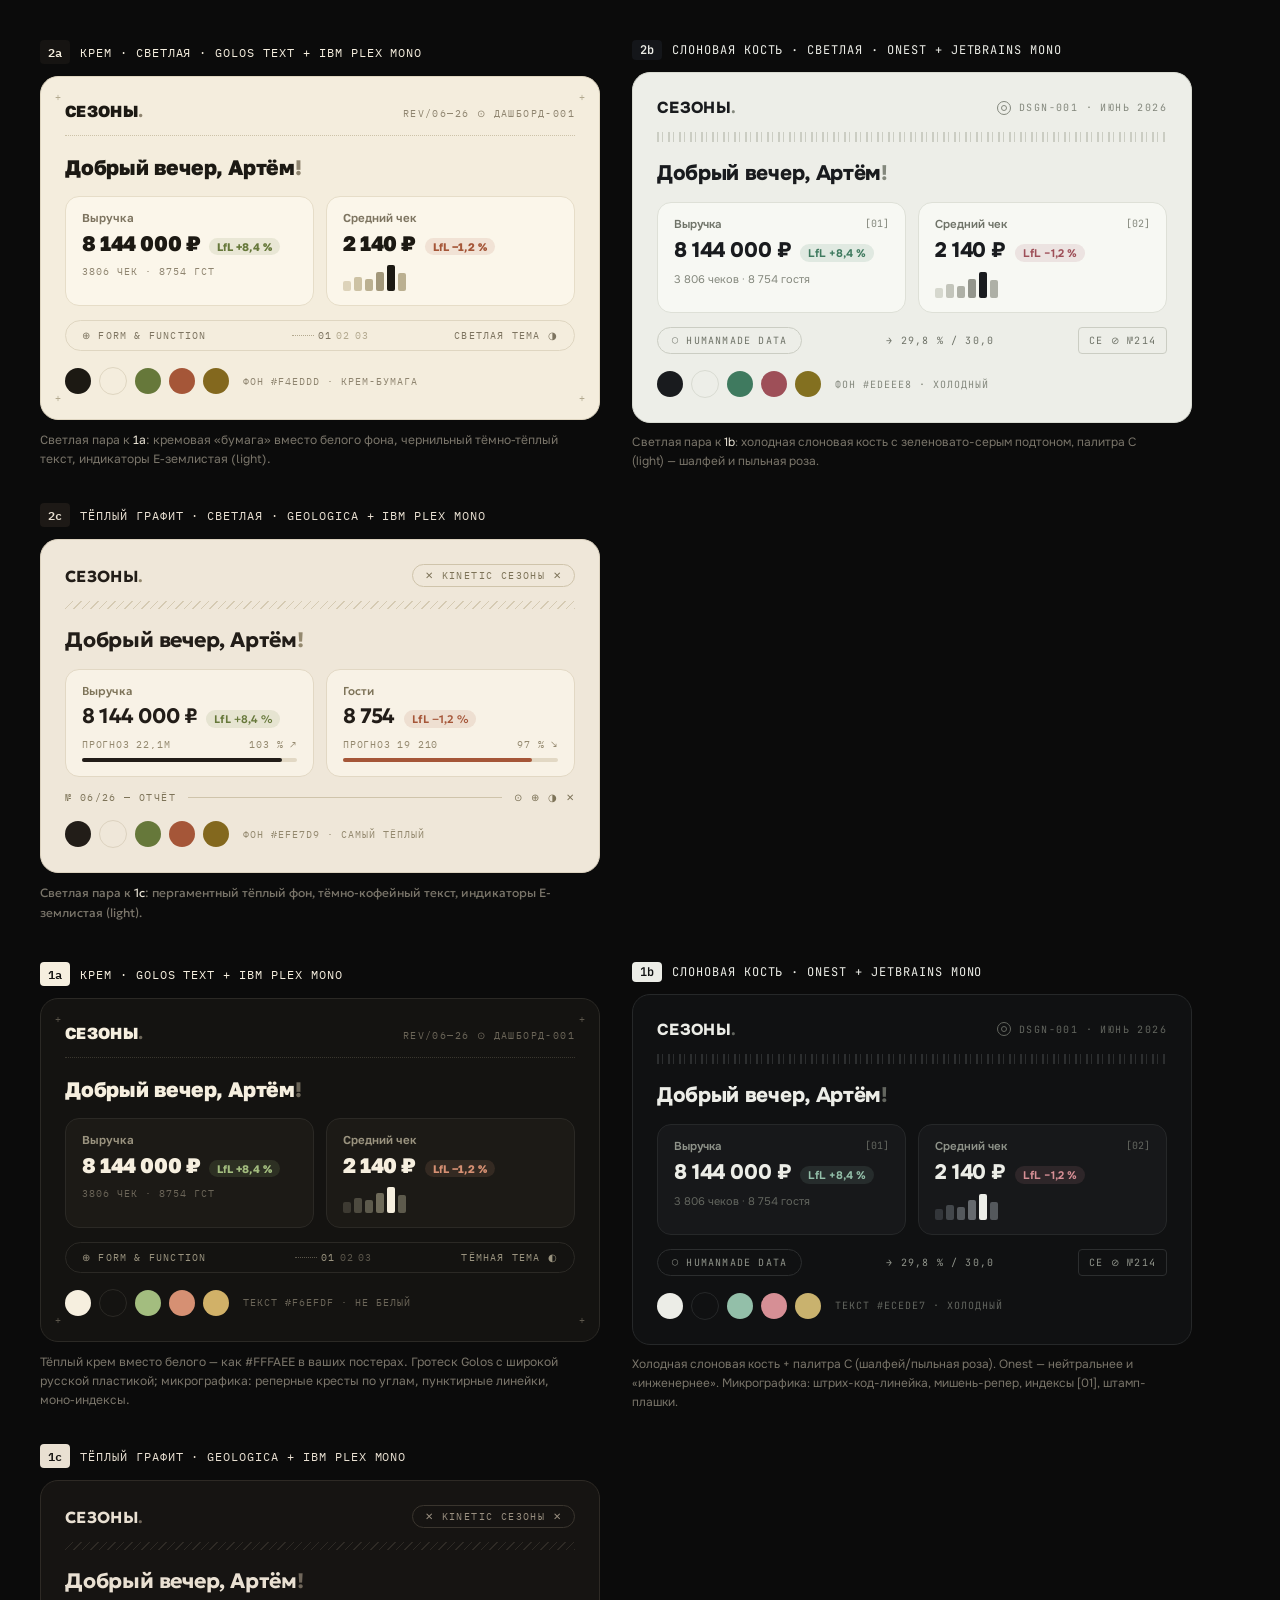
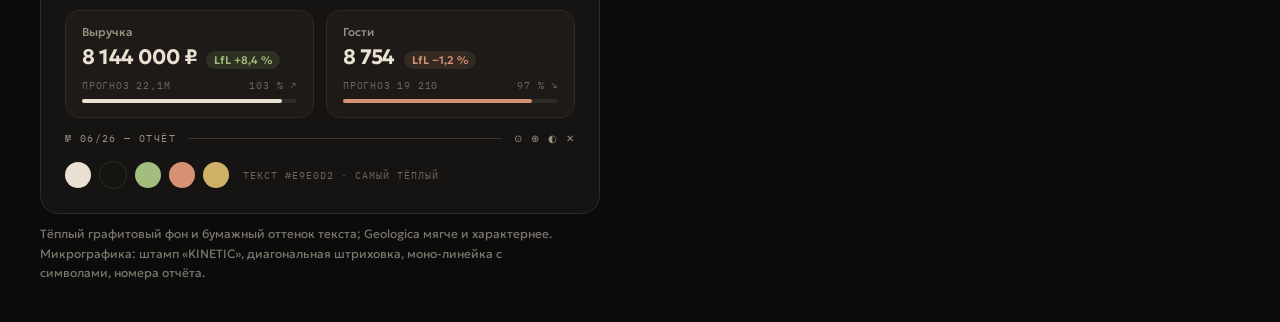
<file: theme.html>
<!DOCTYPE html>
<html><head>
<meta charset="utf-8">
<meta name="viewport" content="width=device-width, initial-scale=1">

<title>Сезоны — варианты темы</title>
<link rel="preconnect" href="https://fonts.googleapis.com">
<link rel="preconnect" href="https://fonts.gstatic.com" crossorigin>
<link href="https://fonts.googleapis.com/css2?family=Geologica:wght@300;400;500;600;700;800&family=Golos+Text:wght@400;500;600;700;800&family=IBM+Plex+Mono:wght@400;500;600&family=JetBrains+Mono:wght@400;500;600;700&family=Onest:wght@400;500;600;700;800&display=swap" rel="stylesheet">
<style>body{margin:0;background:#0b0b0b;font-size:14px}a{color:#e8e2d4;text-decoration:none} a:hover{color:#9a9a9a}</style>
</head>
<body>



<section style="padding:40px 40px 0;display:flex;gap:32px;align-items:flex-start;flex-wrap:wrap">

  <!-- ============ 2a · КРЕМ · СВЕТЛАЯ ============ -->
  <div id="2a" style="width:560px;flex:none">
    <div style="display:flex;align-items:baseline;gap:10px;margin-bottom:12px;font-family:'IBM Plex Mono',monospace">
      <span style="background:#161412;color:#f6efdf;font-weight:600;font-size:12px;padding:2px 8px;border-radius:4px">2a</span>
      <span style="color:#f6efdf;font-size:12px;letter-spacing:.08em">КРЕМ · СВЕТЛАЯ · GOLOS TEXT + IBM PLEX MONO</span>
    </div>
    <div style="background:#f4eddd;border:1px solid #dfd6c1;border-radius:18px;padding:24px;color:#1c1913;font-family:'Golos Text',sans-serif;position:relative">
      <div style="position:absolute;top:14px;left:14px;color:#b3a98f;font-family:'IBM Plex Mono',monospace;font-size:10px">+</div>
      <div style="position:absolute;top:14px;right:14px;color:#b3a98f;font-family:'IBM Plex Mono',monospace;font-size:10px">+</div>
      <div style="position:absolute;bottom:14px;left:14px;color:#b3a98f;font-family:'IBM Plex Mono',monospace;font-size:10px">+</div>
      <div style="position:absolute;bottom:14px;right:14px;color:#b3a98f;font-family:'IBM Plex Mono',monospace;font-size:10px">+</div>
      <div style="display:flex;justify-content:space-between;align-items:baseline;margin-bottom:4px">
        <div style="font-weight:800;font-size:16px;letter-spacing:.02em">СЕЗОНЫ<span style="color:#8f8570">.</span></div>
        <div style="font-family:'IBM Plex Mono',monospace;font-size:10px;color:#8f8570;letter-spacing:.14em">REV/06—26 ⊙ ДАШБОРД-001</div>
      </div>
      <div style="border-top:1px dotted #cdc3a9;margin:14px 0 18px"></div>
      <div style="font-weight:800;font-size:21px;letter-spacing:-.01em;margin-bottom:16px">Добрый вечер, Артём<span style="color:#8f8570">!</span></div>
      <div style="display:flex;gap:12px;margin-bottom:14px">
        <div style="flex:1;background:#fbf6ea;border:1px solid #e6ddc8;border-radius:14px;padding:14px 16px">
          <div style="font-size:11.5px;font-weight:600;color:#7d7460">Выручка</div>
          <div style="display:flex;align-items:baseline;gap:9px;margin-top:5px">
            <span style="font-weight:800;font-size:21px;letter-spacing:-.02em">8 144 000 ₽</span>
            <span style="font-size:11px;font-weight:700;color:#66783a;background:rgba(102,120,58,.12);border-radius:99px;padding:2px 8px">LfL +8,4 %</span>
          </div>
          <div style="font-family:'IBM Plex Mono',monospace;font-size:10px;color:#8f8570;margin-top:9px;letter-spacing:.1em">3806 ЧЕК · 8754 ГСТ</div>
        </div>
        <div style="flex:1;background:#fbf6ea;border:1px solid #e6ddc8;border-radius:14px;padding:14px 16px">
          <div style="font-size:11.5px;font-weight:600;color:#7d7460">Средний чек</div>
          <div style="display:flex;align-items:baseline;gap:9px;margin-top:5px">
            <span style="font-weight:800;font-size:21px;letter-spacing:-.02em">2 140 ₽</span>
            <span style="font-size:11px;font-weight:700;color:#a55638;background:rgba(165,86,56,.12);border-radius:99px;padding:2px 8px">LfL −1,2 %</span>
          </div>
          <div style="display:flex;align-items:flex-end;gap:3px;height:26px;margin-top:9px">
            <div style="width:8px;height:40%;background:#ddd3ba;border-radius:2px"></div>
            <div style="width:8px;height:55%;background:#cdc2a4;border-radius:2px"></div>
            <div style="width:8px;height:48%;background:#bbb091;border-radius:2px"></div>
            <div style="width:8px;height:75%;background:#a2977a;border-radius:2px"></div>
            <div style="width:8px;height:100%;background:#1c1913;border-radius:2px"></div>
            <div style="width:8px;height:68%;background:#bbb091;border-radius:2px"></div>
          </div>
        </div>
      </div>
      <div style="display:flex;justify-content:space-between;align-items:center;border:1px solid #dfd6c1;border-radius:99px;padding:8px 16px;font-family:'IBM Plex Mono',monospace;font-size:10px;color:#7d7460;letter-spacing:.12em">
        <span>⊕ FORM &amp; FUNCTION</span>
        <span style="display:flex;gap:4px">
          <span style="width:22px;border-top:1px dotted #b3a98f;align-self:center"></span>
          <span>01</span><span style="color:#b3a98f">02</span><span style="color:#b3a98f">03</span>
        </span>
        <span>СВЕТЛАЯ ТЕМА ◑</span>
      </div>
      <div style="display:flex;gap:8px;margin-top:16px;align-items:center">
        <span style="width:26px;height:26px;border-radius:50%;background:#1c1913"></span>
        <span style="width:26px;height:26px;border-radius:50%;background:#f4eddd;border:1px solid #dfd6c1"></span>
        <span style="width:26px;height:26px;border-radius:50%;background:#66783a"></span>
        <span style="width:26px;height:26px;border-radius:50%;background:#a55638"></span>
        <span style="width:26px;height:26px;border-radius:50%;background:#83681e"></span>
        <span style="font-family:'IBM Plex Mono',monospace;font-size:10px;color:#8f8570;margin-left:6px;letter-spacing:.1em">ФОН #F4EDDD · КРЕМ-БУМАГА</span>
      </div>
    </div>
    <div style="color:#7a756a;font-family:'Golos Text',sans-serif;font-size:12px;line-height:1.6;margin-top:10px;width:520px">Светлая пара к <a href="#1a">1a</a>: кремовая «бумага» вместо белого фона, чернильный тёмно-тёплый текст, индикаторы E-землистая (light).</div>
  </div>

  <!-- ============ 2b · СЛОНОВАЯ КОСТЬ · СВЕТЛАЯ ============ -->
  <div id="2b" style="width:560px;flex:none">
    <div style="display:flex;align-items:baseline;gap:10px;margin-bottom:12px;font-family:'JetBrains Mono',monospace">
      <span style="background:#14161a;color:#ecede7;font-weight:600;font-size:12px;padding:2px 8px;border-radius:4px">2b</span>
      <span style="color:#ecede7;font-size:12px;letter-spacing:.08em">СЛОНОВАЯ КОСТЬ · СВЕТЛАЯ · ONEST + JETBRAINS MONO</span>
    </div>
    <div style="background:#edeee8;border:1px solid #d9dbd2;border-radius:18px;padding:24px;color:#191b1e;font-family:'Onest',sans-serif;position:relative">
      <div style="display:flex;justify-content:space-between;align-items:center;margin-bottom:4px">
        <div style="font-weight:800;font-size:16px;letter-spacing:.02em">СЕЗОНЫ<span style="color:#84887d">.</span></div>
        <div style="display:flex;align-items:center;gap:8px;font-family:'JetBrains Mono',monospace;font-size:10px;color:#84887d;letter-spacing:.14em">
          <span style="width:12px;height:12px;border-radius:50%;border:1px solid #84887d;display:inline-block;position:relative"><span style="position:absolute;inset:3px;border-radius:50%;border:1px solid #84887d"></span></span>
          DSGN-001 · ИЮНЬ 2026
        </div>
      </div>
      <div style="height:10px;margin:14px 0 18px;background:repeating-linear-gradient(90deg,#cbcdc3 0 2px,transparent 2px 5px,#cbcdc3 5px 6px,transparent 6px 11px)"></div>
      <div style="font-weight:800;font-size:21px;letter-spacing:-.015em;margin-bottom:16px">Добрый вечер, Артём<span style="color:#84887d">!</span></div>
      <div style="display:flex;gap:12px;margin-bottom:14px">
        <div style="flex:1;background:#f7f8f3;border:1px solid #dee0d7;border-radius:14px;padding:14px 16px">
          <div style="display:flex;justify-content:space-between"><span style="font-size:11.5px;font-weight:600;color:#6f7368">Выручка</span><span style="font-family:'JetBrains Mono',monospace;font-size:10px;color:#84887d">[01]</span></div>
          <div style="display:flex;align-items:baseline;gap:9px;margin-top:5px">
            <span style="font-weight:800;font-size:21px;letter-spacing:-.02em">8 144 000 ₽</span>
            <span style="font-size:11px;font-weight:700;color:#3f7a5f;background:rgba(63,122,95,.12);border-radius:99px;padding:2px 8px">LfL +8,4 %</span>
          </div>
          <div style="font-size:11px;color:#84887d;margin-top:9px">3 806 чеков · 8 754 гостя</div>
        </div>
        <div style="flex:1;background:#f7f8f3;border:1px solid #dee0d7;border-radius:14px;padding:14px 16px">
          <div style="display:flex;justify-content:space-between"><span style="font-size:11.5px;font-weight:600;color:#6f7368">Средний чек</span><span style="font-family:'JetBrains Mono',monospace;font-size:10px;color:#84887d">[02]</span></div>
          <div style="display:flex;align-items:baseline;gap:9px;margin-top:5px">
            <span style="font-weight:800;font-size:21px;letter-spacing:-.02em">2 140 ₽</span>
            <span style="font-size:11px;font-weight:700;color:#9e4f58;background:rgba(158,79,88,.12);border-radius:99px;padding:2px 8px">LfL −1,2 %</span>
          </div>
          <div style="display:flex;align-items:flex-end;gap:3px;height:26px;margin-top:9px">
            <div style="width:8px;height:40%;background:#d6d8ce;border-radius:2px"></div>
            <div style="width:8px;height:55%;background:#c3c5bb;border-radius:2px"></div>
            <div style="width:8px;height:48%;background:#aeb0a6;border-radius:2px"></div>
            <div style="width:8px;height:75%;background:#93958c;border-radius:2px"></div>
            <div style="width:8px;height:100%;background:#191b1e;border-radius:2px"></div>
            <div style="width:8px;height:68%;background:#aeb0a6;border-radius:2px"></div>
          </div>
        </div>
      </div>
      <div style="display:flex;justify-content:space-between;align-items:center;font-family:'JetBrains Mono',monospace;font-size:10px;color:#6f7368;letter-spacing:.12em">
        <span style="border:1px solid #cbcdc3;border-radius:99px;padding:6px 14px">◯ HUMANMADE DATA</span>
        <span>→ 29,8 % / 30,0</span>
        <span style="border:1px solid #cbcdc3;border-radius:4px;padding:6px 10px">CE ⊘ №214</span>
      </div>
      <div style="display:flex;gap:8px;margin-top:16px;align-items:center">
        <span style="width:26px;height:26px;border-radius:50%;background:#191b1e"></span>
        <span style="width:26px;height:26px;border-radius:50%;background:#edeee8;border:1px solid #d9dbd2"></span>
        <span style="width:26px;height:26px;border-radius:50%;background:#3f7a5f"></span>
        <span style="width:26px;height:26px;border-radius:50%;background:#9e4f58"></span>
        <span style="width:26px;height:26px;border-radius:50%;background:#837020"></span>
        <span style="font-family:'JetBrains Mono',monospace;font-size:10px;color:#84887d;margin-left:6px;letter-spacing:.1em">ФОН #EDEEE8 · ХОЛОДНЫЙ</span>
      </div>
    </div>
    <div style="color:#7a756a;font-family:'Onest',sans-serif;font-size:12px;line-height:1.6;margin-top:10px;width:520px">Светлая пара к <a href="#1b">1b</a>: холодная слоновая кость с зеленовато-серым подтоном, палитра C (light) — шалфей и пыльная роза.</div>
  </div>

  <!-- ============ 2c · ТЁПЛЫЙ ГРАФИТ · СВЕТЛАЯ ============ -->
  <div id="2c" style="width:560px;flex:none">
    <div style="display:flex;align-items:baseline;gap:10px;margin-bottom:12px;font-family:'IBM Plex Mono',monospace">
      <span style="background:#1d1916;color:#e9e0d2;font-weight:600;font-size:12px;padding:2px 8px;border-radius:4px">2c</span>
      <span style="color:#e9e0d2;font-size:12px;letter-spacing:.08em">ТЁПЛЫЙ ГРАФИТ · СВЕТЛАЯ · GEOLOGICA + IBM PLEX MONO</span>
    </div>
    <div style="background:#efe7d9;border:1px solid #dcd2bf;border-radius:18px;padding:24px;color:#221d18;font-family:'Geologica',sans-serif">
      <div style="display:flex;justify-content:space-between;align-items:center;margin-bottom:4px">
        <div style="font-weight:700;font-size:16px;letter-spacing:.02em">СЕЗОНЫ<span style="color:#94896f">.</span></div>
        <div style="display:inline-flex;align-items:center;gap:8px;border:1px solid #cfc4ab;border-radius:99px;padding:4px 12px;font-family:'IBM Plex Mono',monospace;font-size:10px;color:#7d7358;letter-spacing:.14em">✕ KINETIC СЕЗОНЫ ✕</div>
      </div>
      <div style="margin:14px 0 18px;height:8px;background:repeating-linear-gradient(-45deg,#d5cab2 0 1px,transparent 1px 6px)"></div>
      <div style="font-weight:700;font-size:21px;letter-spacing:-.01em;margin-bottom:16px">Добрый вечер, Артём<span style="color:#94896f">!</span></div>
      <div style="display:flex;gap:12px;margin-bottom:14px">
        <div style="flex:1;background:#f8f2e6;border:1px solid #e2d8c4;border-radius:14px;padding:14px 16px">
          <div style="font-size:11.5px;font-weight:500;color:#7d7358">Выручка</div>
          <div style="display:flex;align-items:baseline;gap:9px;margin-top:5px">
            <span style="font-weight:700;font-size:21px;letter-spacing:-.02em">8 144 000 ₽</span>
            <span style="font-size:11px;font-weight:600;color:#66783a;background:rgba(102,120,58,.12);border-radius:99px;padding:2px 8px">LfL +8,4 %</span>
          </div>
          <div style="display:flex;justify-content:space-between;font-family:'IBM Plex Mono',monospace;font-size:10px;color:#94896f;margin-top:9px;letter-spacing:.08em"><span>ПРОГНОЗ 22,1М</span><span>103 % ↗</span></div>
          <div style="position:relative;height:4px;border-radius:99px;background:#e2d8c4;margin-top:7px"><span style="position:absolute;inset:0 auto 0 0;width:93%;border-radius:99px;background:#221d18"></span></div>
        </div>
        <div style="flex:1;background:#f8f2e6;border:1px solid #e2d8c4;border-radius:14px;padding:14px 16px">
          <div style="font-size:11.5px;font-weight:500;color:#7d7358">Гости</div>
          <div style="display:flex;align-items:baseline;gap:9px;margin-top:5px">
            <span style="font-weight:700;font-size:21px;letter-spacing:-.02em">8 754</span>
            <span style="font-size:11px;font-weight:600;color:#a55638;background:rgba(165,86,56,.12);border-radius:99px;padding:2px 8px">LfL −1,2 %</span>
          </div>
          <div style="display:flex;justify-content:space-between;font-family:'IBM Plex Mono',monospace;font-size:10px;color:#94896f;margin-top:9px;letter-spacing:.08em"><span>ПРОГНОЗ 19 210</span><span>97 % ↘</span></div>
          <div style="position:relative;height:4px;border-radius:99px;background:#e2d8c4;margin-top:7px"><span style="position:absolute;inset:0 auto 0 0;width:88%;border-radius:99px;background:#a55638"></span></div>
        </div>
      </div>
      <div style="display:flex;justify-content:space-between;align-items:center;font-family:'IBM Plex Mono',monospace;font-size:10px;color:#7d7358;letter-spacing:.14em">
        <span>№ 06/26 — ОТЧЁТ</span>
        <span style="flex:1;border-top:1px solid #cfc4ab;margin:0 12px"></span>
        <span>⊙ ⊕ ◑ ✕</span>
      </div>
      <div style="display:flex;gap:8px;margin-top:16px;align-items:center">
        <span style="width:26px;height:26px;border-radius:50%;background:#221d18"></span>
        <span style="width:26px;height:26px;border-radius:50%;background:#efe7d9;border:1px solid #dcd2bf"></span>
        <span style="width:26px;height:26px;border-radius:50%;background:#66783a"></span>
        <span style="width:26px;height:26px;border-radius:50%;background:#a55638"></span>
        <span style="width:26px;height:26px;border-radius:50%;background:#83681e"></span>
        <span style="font-family:'IBM Plex Mono',monospace;font-size:10px;color:#94896f;margin-left:6px;letter-spacing:.1em">ФОН #EFE7D9 · САМЫЙ ТЁПЛЫЙ</span>
      </div>
    </div>
    <div style="color:#7a756a;font-family:'Geologica',sans-serif;font-size:12px;line-height:1.6;margin-top:10px;width:520px">Светлая пара к <a href="#1c">1c</a>: пергаментный тёплый фон, тёмно-кофейный текст, индикаторы E-землистая (light).</div>
  </div>

</section>
<section style="padding:40px;display:flex;gap:32px;align-items:flex-start;flex-wrap:wrap">

  <!-- ============ 1a · КРЕМ / Golos Text ============ -->
  <div id="1a" style="width:560px;flex:none">
    <div style="display:flex;align-items:baseline;gap:10px;margin-bottom:12px;font-family:'IBM Plex Mono',monospace">
      <span style="background:#f6efdf;color:#141311;font-weight:600;font-size:12px;padding:2px 8px;border-radius:4px">1a</span>
      <span style="color:#f6efdf;font-size:12px;letter-spacing:.08em">КРЕМ · GOLOS TEXT + IBM PLEX MONO</span>
    </div>
    <div style="background:#141311;border:1px solid #2b2925;border-radius:18px;padding:24px;color:#f6efdf;font-family:'Golos Text',sans-serif;position:relative">
      <div style="position:absolute;top:14px;left:14px;color:#5c574c;font-family:'IBM Plex Mono',monospace;font-size:10px">+</div>
      <div style="position:absolute;top:14px;right:14px;color:#5c574c;font-family:'IBM Plex Mono',monospace;font-size:10px">+</div>
      <div style="position:absolute;bottom:14px;left:14px;color:#5c574c;font-family:'IBM Plex Mono',monospace;font-size:10px">+</div>
      <div style="position:absolute;bottom:14px;right:14px;color:#5c574c;font-family:'IBM Plex Mono',monospace;font-size:10px">+</div>
      <div style="display:flex;justify-content:space-between;align-items:baseline;margin-bottom:4px">
        <div style="font-weight:800;font-size:16px;letter-spacing:.02em">СЕЗОНЫ<span style="color:#6b6558">.</span></div>
        <div style="font-family:'IBM Plex Mono',monospace;font-size:10px;color:#6b6558;letter-spacing:.14em">REV/06—26 ⊙ ДАШБОРД-001</div>
      </div>
      <div style="border-top:1px dotted #3a372f;margin:14px 0 18px"></div>
      <div style="font-weight:800;font-size:21px;letter-spacing:-.01em;margin-bottom:16px">Добрый вечер, Артём<span style="color:#6b6558">!</span></div>
      <div style="display:flex;gap:12px;margin-bottom:14px">
        <div style="flex:1;background:#1b1913;background:#1c1a16;border:1px solid #2b2925;border-radius:14px;padding:14px 16px">
          <div style="font-size:11.5px;font-weight:600;color:#9a937f">Выручка</div>
          <div style="display:flex;align-items:baseline;gap:9px;margin-top:5px">
            <span style="font-weight:800;font-size:21px;letter-spacing:-.02em">8 144 000 ₽</span>
            <span style="font-size:11px;font-weight:700;color:#a3bd7f;background:rgba(163,189,127,.13);border-radius:99px;padding:2px 8px">LfL +8,4 %</span>
          </div>
          <div style="font-family:'IBM Plex Mono',monospace;font-size:10px;color:#6b6558;margin-top:9px;letter-spacing:.1em">3806 ЧЕК · 8754 ГСТ</div>
        </div>
        <div style="flex:1;background:#1c1a16;border:1px solid #2b2925;border-radius:14px;padding:14px 16px">
          <div style="font-size:11.5px;font-weight:600;color:#9a937f">Средний чек</div>
          <div style="display:flex;align-items:baseline;gap:9px;margin-top:5px">
            <span style="font-weight:800;font-size:21px;letter-spacing:-.02em">2 140 ₽</span>
            <span style="font-size:11px;font-weight:700;color:#d69073;background:rgba(214,144,115,.13);border-radius:99px;padding:2px 8px">LfL −1,2 %</span>
          </div>
          <div style="display:flex;align-items:flex-end;gap:3px;height:26px;margin-top:9px">
            <div style="width:8px;height:40%;background:#3d3a32;border-radius:2px"></div>
            <div style="width:8px;height:55%;background:#4d4a3f;border-radius:2px"></div>
            <div style="width:8px;height:48%;background:#5d5a4c;border-radius:2px"></div>
            <div style="width:8px;height:75%;background:#6e6a59;border-radius:2px"></div>
            <div style="width:8px;height:100%;background:#f6efdf;border-radius:2px"></div>
            <div style="width:8px;height:68%;background:#5d5a4c;border-radius:2px"></div>
          </div>
        </div>
      </div>
      <div style="display:flex;justify-content:space-between;align-items:center;border:1px solid #2b2925;border-radius:99px;padding:8px 16px;font-family:'IBM Plex Mono',monospace;font-size:10px;color:#9a937f;letter-spacing:.12em">
        <span>⊕ FORM &amp; FUNCTION</span>
        <span style="display:flex;gap:4px">
          <span style="width:22px;border-top:1px dotted #5c574c;align-self:center"></span>
          <span>01</span><span style="color:#5c574c">02</span><span style="color:#5c574c">03</span>
        </span>
        <span>ТЁМНАЯ ТЕМА ◐</span>
      </div>
      <div style="display:flex;gap:8px;margin-top:16px;align-items:center">
        <span style="width:26px;height:26px;border-radius:50%;background:#f6efdf"></span>
        <span style="width:26px;height:26px;border-radius:50%;background:#141311;border:1px solid #2b2925"></span>
        <span style="width:26px;height:26px;border-radius:50%;background:#a3bd7f"></span>
        <span style="width:26px;height:26px;border-radius:50%;background:#d69073"></span>
        <span style="width:26px;height:26px;border-radius:50%;background:#d1b168"></span>
        <span style="font-family:'IBM Plex Mono',monospace;font-size:10px;color:#6b6558;margin-left:6px;letter-spacing:.1em">ТЕКСТ #F6EFDF · НЕ БЕЛЫЙ</span>
      </div>
    </div>
    <div style="color:#7a756a;font-family:'Golos Text',sans-serif;font-size:12px;line-height:1.6;margin-top:10px;width:520px">Тёплый крем вместо белого — как #FFFAEE в ваших постерах. Гротеск Golos с широкой русской пластикой; микрографика: реперные кресты по углам, пунктирные линейки, моно-индексы.</div>
  </div>

  <!-- ============ 1b · СЛОНОВАЯ КОСТЬ / Onest ============ -->
  <div id="1b" style="width:560px;flex:none">
    <div style="display:flex;align-items:baseline;gap:10px;margin-bottom:12px;font-family:'JetBrains Mono',monospace">
      <span style="background:#ecede7;color:#101112;font-weight:600;font-size:12px;padding:2px 8px;border-radius:4px">1b</span>
      <span style="color:#ecede7;font-size:12px;letter-spacing:.08em">СЛОНОВАЯ КОСТЬ · ONEST + JETBRAINS MONO</span>
    </div>
    <div style="background:#101112;border:1px solid #262829;border-radius:18px;padding:24px;color:#ecede7;font-family:'Onest',sans-serif;position:relative">
      <div style="display:flex;justify-content:space-between;align-items:center;margin-bottom:4px">
        <div style="font-weight:800;font-size:16px;letter-spacing:.02em">СЕЗОНЫ<span style="color:#63665f">.</span></div>
        <div style="display:flex;align-items:center;gap:8px;font-family:'JetBrains Mono',monospace;font-size:10px;color:#63665f;letter-spacing:.14em">
          <span style="width:12px;height:12px;border-radius:50%;border:1px solid #63665f;display:inline-block;position:relative"><span style="position:absolute;inset:3px;border-radius:50%;border:1px solid #63665f"></span></span>
          DSGN-001 · ИЮНЬ 2026
        </div>
      </div>
      <div style="height:10px;margin:14px 0 18px;background:repeating-linear-gradient(90deg,#2c2e2f 0 2px,transparent 2px 5px,#2c2e2f 5px 6px,transparent 6px 11px)"></div>
      <div style="font-weight:800;font-size:21px;letter-spacing:-.015em;margin-bottom:16px">Добрый вечер, Артём<span style="color:#63665f">!</span></div>
      <div style="display:flex;gap:12px;margin-bottom:14px">
        <div style="flex:1;background:#17181a;border:1px solid #262829;border-radius:14px;padding:14px 16px">
          <div style="display:flex;justify-content:space-between"><span style="font-size:11.5px;font-weight:600;color:#8f938a">Выручка</span><span style="font-family:'JetBrains Mono',monospace;font-size:10px;color:#63665f">[01]</span></div>
          <div style="display:flex;align-items:baseline;gap:9px;margin-top:5px">
            <span style="font-weight:800;font-size:21px;letter-spacing:-.02em">8 144 000 ₽</span>
            <span style="font-size:11px;font-weight:700;color:#93bfa9;background:rgba(147,191,169,.12);border-radius:99px;padding:2px 8px">LfL +8,4 %</span>
          </div>
          <div style="font-size:11px;color:#63665f;margin-top:9px">3 806 чеков · 8 754 гостя</div>
        </div>
        <div style="flex:1;background:#17181a;border:1px solid #262829;border-radius:14px;padding:14px 16px">
          <div style="display:flex;justify-content:space-between"><span style="font-size:11.5px;font-weight:600;color:#8f938a">Средний чек</span><span style="font-family:'JetBrains Mono',monospace;font-size:10px;color:#63665f">[02]</span></div>
          <div style="display:flex;align-items:baseline;gap:9px;margin-top:5px">
            <span style="font-weight:800;font-size:21px;letter-spacing:-.02em">2 140 ₽</span>
            <span style="font-size:11px;font-weight:700;color:#d68f95;background:rgba(214,143,149,.12);border-radius:99px;padding:2px 8px">LfL −1,2 %</span>
          </div>
          <div style="display:flex;align-items:flex-end;gap:3px;height:26px;margin-top:9px">
            <div style="width:8px;height:40%;background:#33363a;border-radius:2px"></div>
            <div style="width:8px;height:55%;background:#43474b;border-radius:2px"></div>
            <div style="width:8px;height:48%;background:#54585c;border-radius:2px"></div>
            <div style="width:8px;height:75%;background:#666a6e;border-radius:2px"></div>
            <div style="width:8px;height:100%;background:#ecede7;border-radius:2px"></div>
            <div style="width:8px;height:68%;background:#54585c;border-radius:2px"></div>
          </div>
        </div>
      </div>
      <div style="display:flex;justify-content:space-between;align-items:center;font-family:'JetBrains Mono',monospace;font-size:10px;color:#8f938a;letter-spacing:.12em">
        <span style="border:1px solid #2c2e2f;border-radius:99px;padding:6px 14px">◯ HUMANMADE DATA</span>
        <span>→ 29,8 % / 30,0</span>
        <span style="border:1px solid #2c2e2f;border-radius:4px;padding:6px 10px">CE ⊘ №214</span>
      </div>
      <div style="display:flex;gap:8px;margin-top:16px;align-items:center">
        <span style="width:26px;height:26px;border-radius:50%;background:#ecede7"></span>
        <span style="width:26px;height:26px;border-radius:50%;background:#101112;border:1px solid #262829"></span>
        <span style="width:26px;height:26px;border-radius:50%;background:#93bfa9"></span>
        <span style="width:26px;height:26px;border-radius:50%;background:#d68f95"></span>
        <span style="width:26px;height:26px;border-radius:50%;background:#c9b26e"></span>
        <span style="font-family:'JetBrains Mono',monospace;font-size:10px;color:#63665f;margin-left:6px;letter-spacing:.1em">ТЕКСТ #ECEDE7 · ХОЛОДНЫЙ</span>
      </div>
    </div>
    <div style="color:#7a756a;font-family:'Onest',sans-serif;font-size:12px;line-height:1.6;margin-top:10px;width:520px">Холодная слоновая кость + палитра C (шалфей/пыльная роза). Onest — нейтральнее и «инженернее». Микрографика: штрих-код-линейка, мишень-репер, индексы [01], штамп-плашки.</div>
  </div>

  <!-- ============ 1c · ТЁПЛЫЙ ГРАФИТ / Geologica ============ -->
  <div id="1c" style="width:560px;flex:none">
    <div style="display:flex;align-items:baseline;gap:10px;margin-bottom:12px;font-family:'IBM Plex Mono',monospace">
      <span style="background:#e9e0d2;color:#161412;font-weight:600;font-size:12px;padding:2px 8px;border-radius:4px">1c</span>
      <span style="color:#e9e0d2;font-size:12px;letter-spacing:.08em">ТЁПЛЫЙ ГРАФИТ · GEOLOGICA + IBM PLEX MONO</span>
    </div>
    <div style="background:#161412;border:1px solid #2e2a25;border-radius:18px;padding:24px;color:#e9e0d2;font-family:'Geologica',sans-serif">
      <div style="display:flex;justify-content:space-between;align-items:center;margin-bottom:4px">
        <div style="font-weight:700;font-size:16px;letter-spacing:.02em">СЕЗОНЫ<span style="color:#6f665a">.</span></div>
        <div style="display:inline-flex;align-items:center;gap:8px;border:1px solid #3a352e;border-radius:99px;padding:4px 12px;font-family:'IBM Plex Mono',monospace;font-size:10px;color:#9a9081;letter-spacing:.14em">✕ KINETIC СЕЗОНЫ ✕</div>
      </div>
      <div style="margin:14px 0 18px;height:8px;background:repeating-linear-gradient(-45deg,#2e2a25 0 1px,transparent 1px 6px)"></div>
      <div style="font-weight:700;font-size:21px;letter-spacing:-.01em;margin-bottom:16px">Добрый вечер, Артём<span style="color:#6f665a">!</span></div>
      <div style="display:flex;gap:12px;margin-bottom:14px">
        <div style="flex:1;background:#1d1a17;border:1px solid #2e2a25;border-radius:14px;padding:14px 16px">
          <div style="font-size:11.5px;font-weight:500;color:#9a9081">Выручка</div>
          <div style="display:flex;align-items:baseline;gap:9px;margin-top:5px">
            <span style="font-weight:700;font-size:21px;letter-spacing:-.02em">8 144 000 ₽</span>
            <span style="font-size:11px;font-weight:600;color:#a3bd7f;background:rgba(163,189,127,.13);border-radius:99px;padding:2px 8px">LfL +8,4 %</span>
          </div>
          <div style="display:flex;justify-content:space-between;font-family:'IBM Plex Mono',monospace;font-size:10px;color:#6f665a;margin-top:9px;letter-spacing:.08em"><span>ПРОГНОЗ 22,1М</span><span>103 % ↗</span></div>
          <div style="position:relative;height:4px;border-radius:99px;background:#2e2a25;margin-top:7px"><span style="position:absolute;inset:0 auto 0 0;width:93%;border-radius:99px;background:#e9e0d2"></span></div>
        </div>
        <div style="flex:1;background:#1d1a17;border:1px solid #2e2a25;border-radius:14px;padding:14px 16px">
          <div style="font-size:11.5px;font-weight:500;color:#9a9081">Гости</div>
          <div style="display:flex;align-items:baseline;gap:9px;margin-top:5px">
            <span style="font-weight:700;font-size:21px;letter-spacing:-.02em">8 754</span>
            <span style="font-size:11px;font-weight:600;color:#d69073;background:rgba(214,144,115,.13);border-radius:99px;padding:2px 8px">LfL −1,2 %</span>
          </div>
          <div style="display:flex;justify-content:space-between;font-family:'IBM Plex Mono',monospace;font-size:10px;color:#6f665a;margin-top:9px;letter-spacing:.08em"><span>ПРОГНОЗ 19 210</span><span>97 % ↘</span></div>
          <div style="position:relative;height:4px;border-radius:99px;background:#2e2a25;margin-top:7px"><span style="position:absolute;inset:0 auto 0 0;width:88%;border-radius:99px;background:#d69073"></span></div>
        </div>
      </div>
      <div style="display:flex;justify-content:space-between;align-items:center;font-family:'IBM Plex Mono',monospace;font-size:10px;color:#9a9081;letter-spacing:.14em">
        <span>№ 06/26 — ОТЧЁТ</span>
        <span style="flex:1;border-top:1px solid #3a352e;margin:0 12px"></span>
        <span>⊙ ⊕ ◐ ✕</span>
      </div>
      <div style="display:flex;gap:8px;margin-top:16px;align-items:center">
        <span style="width:26px;height:26px;border-radius:50%;background:#e9e0d2"></span>
        <span style="width:26px;height:26px;border-radius:50%;background:#161412;border:1px solid #2e2a25"></span>
        <span style="width:26px;height:26px;border-radius:50%;background:#a3bd7f"></span>
        <span style="width:26px;height:26px;border-radius:50%;background:#d69073"></span>
        <span style="width:26px;height:26px;border-radius:50%;background:#d1b168"></span>
        <span style="font-family:'IBM Plex Mono',monospace;font-size:10px;color:#6f665a;margin-left:6px;letter-spacing:.1em">ТЕКСТ #E9E0D2 · САМЫЙ ТЁПЛЫЙ</span>
      </div>
    </div>
    <div style="color:#7a756a;font-family:'Geologica',sans-serif;font-size:12px;line-height:1.6;margin-top:10px;width:520px">Тёплый графитовый фон и бумажный оттенок текста; Geologica мягче и характернее. Микрографика: штамп «KINETIC», диагональная штриховка, моно-линейка с символами, номера отчёта.</div>
  </div>

</section>



</body></html>
</file>
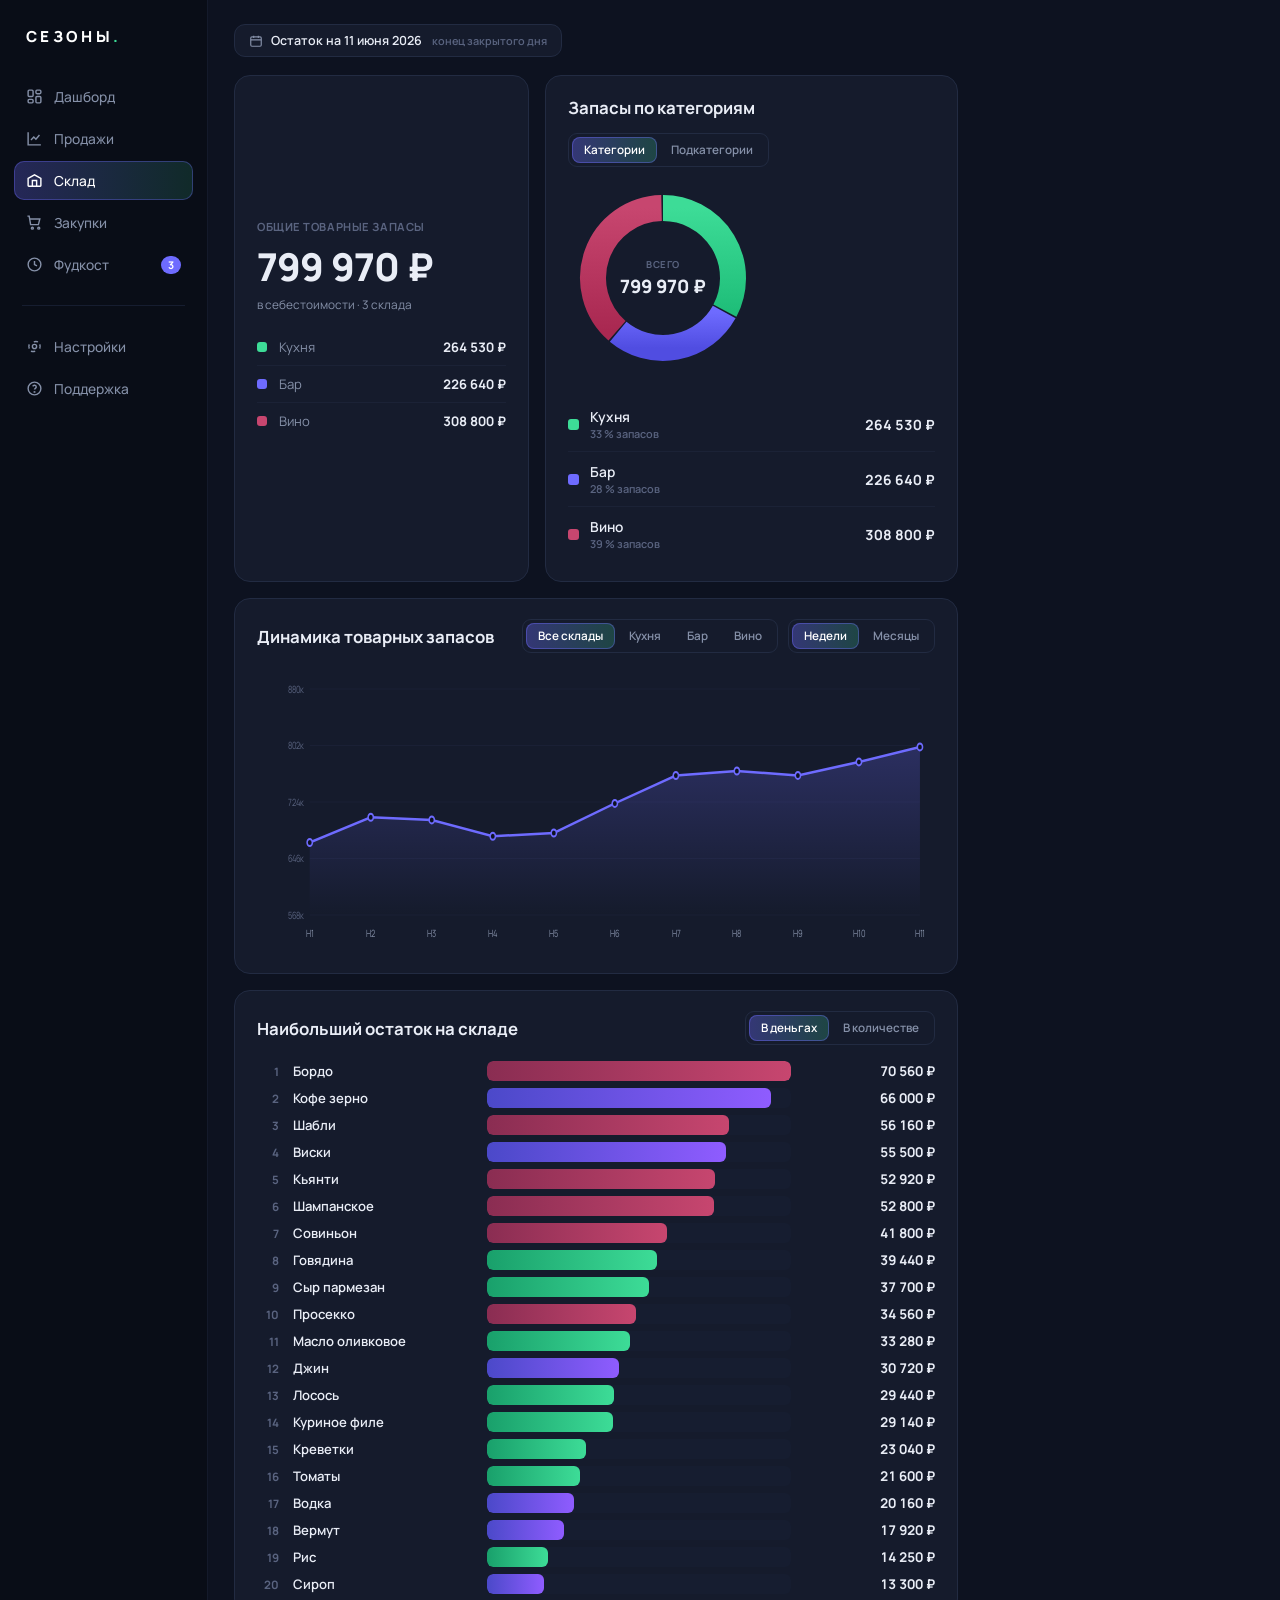
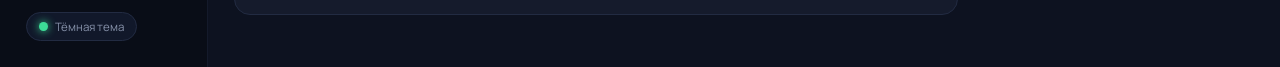
<file: warehouse.html>
<!DOCTYPE html>
<html lang="ru">
<head>
<meta charset="UTF-8">
<meta name="viewport" content="width=device-width, initial-scale=1.0">
<title>Сезоны — склад</title>
<link rel="preconnect" href="https://fonts.googleapis.com">
<link href="https://fonts.googleapis.com/css2?family=Manrope:wght@400;500;600;700;800&display=swap" rel="stylesheet">
<link rel="stylesheet" href="app/base.css">
<link rel="stylesheet" href="app/warehouse.css">
</head>
<body>
<div class="app">

  <aside class="side">
    <div class="logo">СЕЗОНЫ<span>.</span></div>
    <nav class="nav">
      <a href="index.html"><svg viewBox="0 0 24 24" fill="none" stroke="currentColor" stroke-width="2"><rect x="3" y="3" width="7" height="9" rx="1.5"/><rect x="14" y="3" width="7" height="5" rx="1.5"/><rect x="14" y="12" width="7" height="9" rx="1.5"/><rect x="3" y="16" width="7" height="5" rx="1.5"/></svg>Дашборд</a>
      <a href="sales.html"><svg viewBox="0 0 24 24" fill="none" stroke="currentColor" stroke-width="2"><path d="M3 3v18h18"/><path d="M7 14l4-4 3 3 5-6"/></svg>Продажи</a>
      <a href="warehouse.html" class="on"><svg viewBox="0 0 24 24" fill="none" stroke="currentColor" stroke-width="2"><path d="M3 9l9-5 9 5v10a1 1 0 01-1 1H4a1 1 0 01-1-1V9z"/><path d="M9 21v-9h6v9"/></svg>Склад</a>
      <a href="purchases.html"><svg viewBox="0 0 24 24" fill="none" stroke="currentColor" stroke-width="2"><circle cx="9" cy="20" r="1.4"/><circle cx="18" cy="20" r="1.4"/><path d="M2 3h2.5l2 12h11l2-8H6"/></svg>Закупки</a>
      <a href="foodcost.html"><svg viewBox="0 0 24 24" fill="none" stroke="currentColor" stroke-width="2"><circle cx="12" cy="12" r="9"/><path d="M12 7v5l3.5 2"/></svg>Фудкост<span class="badge">3</span></a>
      <div class="nav-sep"></div>
      <a href="#"><svg viewBox="0 0 24 24" fill="none" stroke="currentColor" stroke-width="2"><circle cx="12" cy="12" r="3"/><path d="M19.4 15a7.7 7.7 0 000-6m-2.4-3.4a7.7 7.7 0 00-6 0M4.6 9a7.7 7.7 0 000 6m2.4 3.4a7.7 7.7 0 006 0"/></svg>Настройки</a>
      <a href="#"><svg viewBox="0 0 24 24" fill="none" stroke="currentColor" stroke-width="2"><circle cx="12" cy="12" r="9"/><path d="M9.5 9a2.6 2.6 0 015 .8c0 1.7-2.5 2.2-2.5 3.7"/><circle cx="12" cy="17" r=".5" fill="currentColor"/></svg>Поддержка</a>
    </nav>
    <div class="side-bottom"><span class="mode"><span class="sun"></span> Тёмная тема</span></div>
  </aside>

  <main class="main page-warehouse">
<div class="period-bar">
  <div class="date-pill">
    <svg viewBox="0 0 24 24" fill="none" stroke="currentColor" stroke-width="2"><rect x="3" y="5" width="18" height="16" rx="2"/><path d="M3 10h18M8 3v4M16 3v4"/></svg>
    Остаток на 11 июня 2026 <span class="dp-note">конец закрытого дня</span>
  </div>
</div>

<!-- ===== общие запасы + категории ===== -->
<div class="row2">
  <div class="block total-big">
    <div class="tb-label">Общие товарные запасы</div>
    <div class="tb-val">799 970 ₽</div>
    <div class="tb-sub">в себестоимости · 3 склада</div>
    <div class="tb-stores">
      <div class="store-row"><span class="store-dot" style="background:var(--grn)"></span><span class="sn">Кухня</span><b>264 530 ₽</b></div>
      <div class="store-row"><span class="store-dot" style="background:var(--vio)"></span><span class="sn">Бар</span><b>226 640 ₽</b></div>
      <div class="store-row"><span class="store-dot" style="background:#C7466F"></span><span class="sn">Вино</span><b>308 800 ₽</b></div>
    </div>
  </div>

  <div class="block">
    <div class="block-head">
      <h2>Запасы по категориям</h2>
      <div class="seg sm" id="levelSeg">
        <button class="on" data-level="cat">Категории</button>
        <button data-level="sub">Подкатегории</button>
      </div>
    </div>
    <div class="donut-wrap" id="donutWrap">
      <div class="donut-side"><svg id="donut" viewBox="0 0 190 190"></svg><div class="donut-center" id="donutCenter"></div></div>
      <div class="legend-side" id="legend"></div>
    </div>
    <div class="bars-block" id="barsBlock" style="display:none">
      <div class="bars" id="bars"></div>
    </div>
  </div>
</div>

<!-- ===== динамика запасов ===== -->
<div class="block">
  <div class="block-head">
    <h2>Динамика товарных запасов</h2>
    <div style="display:flex;gap:10px;flex-wrap:wrap">
      <div class="seg sm" id="storeSeg">
        <button class="on" data-store="all">Все склады</button>
        <button data-store="k">Кухня</button>
        <button data-store="b">Бар</button>
        <button data-store="w">Вино</button>
      </div>
      <div class="seg sm" id="freqSeg">
        <button class="on" data-freq="week">Недели</button>
        <button data-freq="month">Месяцы</button>
      </div>
    </div>
  </div>
  <svg class="stock-chart" id="stockChart" viewBox="0 0 900 280" preserveAspectRatio="none"></svg>
</div>

<!-- ===== топ-20 ===== -->
<div class="block">
  <div class="block-head">
    <h2>Наибольший остаток на складе</h2>
    <div class="seg sm" id="metricSeg">
      <button class="on" data-metric="money">В деньгах</button>
      <button data-metric="qty">В количестве</button>
    </div>
  </div>
  <div class="top-bars" id="topBars"></div>
</div>
  </main>
</div>

<script>
const CATNAME={k:'Кухня',b:'Бар',w:'Вино'};
const CATCOLOR={k:'#3DDC97',b:'#6E6BFF',w:'#C7466F'};
const SUBCOLORS=['#3DDC97','#2FB87E','#46C2B6','#6E6BFF','#8F5CFF','#4B49C9','#C7466F','#E0698A','#D9A861'];
const fmt=n=>Math.round(n).toLocaleString('ru-RU');
const money=n=>fmt(n)+' ₽';

/* позиции склада: [имя, подкат, склад, кол-во, единица, цена_ед(себестоимость)] */
const STOCK=[
  ['Говядина','Мясо','k',58,'кг',680],
  ['Лосось','Рыба','k',32,'кг',920],
  ['Куриное филе','Мясо','k',94,'кг',310],
  ['Картофель','Овощи','k',240,'кг',45],
  ['Мука','Бакалея','k',180,'кг',38],
  ['Сыр пармезан','Молочное','k',26,'кг',1450],
  ['Масло оливковое','Бакалея','k',64,'л',520],
  ['Томаты','Овощи','k',120,'кг',180],
  ['Сливки','Молочное','k',48,'л',240],
  ['Креветки','Морепродукты','k',18,'кг',1280],
  ['Рис','Бакалея','k',150,'кг',95],
  ['Зелень','Овощи','k',22,'кг',340],
  ['Водка','Крепкий','b',48,'бут',420],
  ['Виски','Крепкий','b',30,'бут',1850],
  ['Джин','Крепкий','b',24,'бут',1280],
  ['Кофе зерно','Кофе','b',40,'кг',1650],
  ['Сок апельсин','Безалкогольное','b',60,'л',180],
  ['Сироп','Бар','b',35,'бут',380],
  ['Тоник','Безалкогольное','b',144,'бут',85],
  ['Вермут','Крепкий','b',28,'бут',640],
  ['Бордо','Вино бутылка','w',42,'бут',1680],
  ['Шабли','Вино бутылка','w',36,'бут',1560],
  ['Кьянти','Вино бутылка','w',54,'бут',980],
  ['Просекко','Игристое','w',48,'бут',720],
  ['Совиньон','Вино бутылка','w',38,'бут',1100],
  ['Шампанское','Игристое','w',22,'бут',2400]
].map(r=>{const[name,sub,store,qty,unit,price]=r;return{name,sub,store,qty,unit,price,sum:qty*price};});

/* ===== категории: донат / бары ===== */
let level='cat';
function aggCat(){const m={};STOCK.forEach(p=>{(m[p.store]=m[p.store]||0);m[p.store]+=p.sum;});return m;}
function describeArc(cx,cy,r,a0,a1){const p=a=>{const x=(a-90)*Math.PI/180;return[cx+r*Math.cos(x),cy+r*Math.sin(x)];};const[x1,y1]=p(a0),[x2,y2]=p(a1);const lg=a1-a0>180?1:0;return `M${x1.toFixed(2)} ${y1.toFixed(2)} A${r} ${r} 0 ${lg} 1 ${x2.toFixed(2)} ${y2.toFixed(2)}`;}
function shade(hex,amt){let n=parseInt(hex.slice(1),16);let r=Math.max(0,Math.min(255,(n>>16)+amt)),g=Math.max(0,Math.min(255,((n>>8)&255)+amt)),b=Math.max(0,Math.min(255,(n&255)+amt));return '#'+((r<<16)|(g<<8)|b).toString(16).padStart(6,'0');}
function renderDonut(){
  const m=aggCat();
  const data=['k','b','w'].filter(c=>m[c]).map(c=>({key:c,name:CATNAME[c],color:CATCOLOR[c],sum:m[c]}));
  const total=data.reduce((s,d)=>s+d.sum,0);
  const cx=95,cy=95,r=70,sw=26;let ang=0,paths='',defs='';
  data.forEach((d,i)=>{const sweep=d.sum/total*360,start=ang,end=ang+sweep-1.2;ang+=sweep;
    defs+=`<linearGradient id="sg${i}" x1="0" y1="0" x2="0" y2="1"><stop offset="0" stop-color="${d.color}"/><stop offset="1" stop-color="${shade(d.color,-30)}"/></linearGradient>`;
    paths+=`<path class="donut-seg" data-key="${d.key}" d="${describeArc(cx,cy,r,start,end)}" fill="none" stroke="url(#sg${i})" stroke-width="${sw}"/>`;});
  document.getElementById('donut').innerHTML=`<defs>${defs}<radialGradient id="sh" cx="0.5" cy="0.5" r="0.5"><stop offset="0.62" stop-color="#000" stop-opacity="0"/><stop offset="0.72" stop-color="#000" stop-opacity="0.4"/><stop offset="0.75" stop-color="#000" stop-opacity="0"/></radialGradient></defs>${paths}<circle cx="95" cy="95" r="70" fill="none" stroke="url(#sh)" stroke-width="26" pointer-events="none"/>`;
  document.getElementById('donutCenter').innerHTML=`<div class="dc-label">Всего</div><div class="dc-val">${money(total)}</div>`;
  document.getElementById('legend').innerHTML=data.map(d=>`<div class="lg-row" data-key="${d.key}"><span class="lg-dot" style="background:${d.color}"></span><span class="lg-name">${d.name}<small>${(d.sum/total*100).toFixed(0)} % запасов</small></span><span class="lg-val">${money(d.sum)}</span></div>`).join('');
}
function renderBars(){
  const m={};STOCK.forEach(p=>{const key=p.store+'|'+p.sub;(m[key]=m[key]||{store:p.store,sub:p.sub,sum:0});m[key].sum+=p.sum;});
  const arr=Object.values(m);const max=Math.max(...arr.map(x=>x.sum));
  let html='';['k','b','w'].forEach(c=>{
    const items=arr.filter(x=>x.store===c).sort((a,b)=>b.sum-a.sum);if(!items.length)return;
    html+=`<div class="bar-group"><div class="bg-title" style="--cc:${CATCOLOR[c]}">${CATNAME[c]}</div>`;
    items.forEach(x=>{html+=`<div class="bar-row"><span class="br-name">${x.sub}</span><span class="br-track"><i style="width:${(x.sum/max*100).toFixed(1)}%"></i></span><span class="br-val">${money(x.sum)}</span></div>`;});
    html+=`</div>`;});
  document.getElementById('bars').innerHTML=html;
}
function renderCatBlock(){
  const isCat=level==='cat';
  document.getElementById('donutWrap').style.display=isCat?'':'none';
  document.getElementById('barsBlock').style.display=isCat?'none':'';
  if(isCat)renderDonut();else renderBars();
}
document.getElementById('levelSeg').addEventListener('click',e=>{const b=e.target.closest('button');if(!b)return;document.querySelectorAll('#levelSeg button').forEach(x=>x.classList.toggle('on',x===b));level=b.dataset.level;renderCatBlock();});

/* ===== динамика (моментальный срез на конец периода) ===== */
let store='all',freq='week';
// базовые уровни запаса по складам, генерим срезы
const STOCKNOW={k:264530,b:226640,w:308800};
function seriesFor(){
  const base=store==='all'?(STOCKNOW.k+STOCKNOW.b+STOCKNOW.w):STOCKNOW[store];
  const n=freq==='week'?11:6;
  const labels=[],vals=[];
  for(let i=0;i<n;i++){
    const t=i/(n-1);
    // правдоподобная волна вокруг базы, к концу выходим на текущий остаток
    const wobble=Math.sin(i*1.3)*0.12+Math.cos(i*0.7)*0.06;
    const v=i===n-1?base:base*(0.82+t*0.18+wobble*0.25);
    vals.push(Math.round(v));
    labels.push(freq==='week'?('Н'+(i+1)):['Янв','Фев','Мар','Апр','Май','Июн'][i]);
  }
  return {labels,vals};
}
function renderChart(){
  const {labels,vals}=seriesFor();
  const W=900,H=280,pl=70,pr=20,pt=20,pb=34;
  const iw=W-pl-pr,ih=H-pt-pb;
  const max=Math.max(...vals)*1.1,min=Math.min(...vals)*0.85;
  const x=i=>pl+iw*i/(vals.length-1);
  const y=v=>pt+ih-(v-min)/(max-min)*ih;
  let g='';
  for(let i=0;i<=4;i++){const gy=pt+ih*i/4;const gv=max-(max-min)*i/4;g+=`<line x1="${pl}" y1="${gy}" x2="${W-pr}" y2="${gy}" stroke="#1B2236"/><text x="${pl-8}" y="${gy+4}" text-anchor="end" font-size="10" fill="#5A6480" font-family="Manrope">${Math.round(gv/1000)}к</text>`;}
  const pts=vals.map((v,i)=>`${x(i).toFixed(1)},${y(v).toFixed(1)}`).join(' ');
  const area=`${pl},${pt+ih} ${pts} ${W-pr},${pt+ih}`;
  let dots='';vals.forEach((v,i)=>{dots+=`<circle cx="${x(i).toFixed(1)}" cy="${y(v).toFixed(1)}" r="3.5" fill="#0D1220" stroke="${store==='all'?'#6E6BFF':CATCOLOR[store]}" stroke-width="2"/>`;});
  let xl='';labels.forEach((l,i)=>{xl+=`<text x="${x(i).toFixed(1)}" y="${H-12}" text-anchor="middle" font-size="10" fill="#8590A8" font-family="Manrope">${l}</text>`;});
  const col=store==='all'?'#6E6BFF':CATCOLOR[store];
  document.getElementById('stockChart').innerHTML=
    `<defs><linearGradient id="area" x1="0" y1="0" x2="0" y2="1"><stop offset="0" stop-color="${col}" stop-opacity=".25"/><stop offset="1" stop-color="${col}" stop-opacity="0"/></linearGradient></defs>
     ${g}<polygon points="${area}" fill="url(#area)"/><polyline points="${pts}" fill="none" stroke="${col}" stroke-width="2.5"/>${dots}${xl}`;
}
document.getElementById('storeSeg').addEventListener('click',e=>{const b=e.target.closest('button');if(!b)return;document.querySelectorAll('#storeSeg button').forEach(x=>x.classList.toggle('on',x===b));store=b.dataset.store;renderChart();});
document.getElementById('freqSeg').addEventListener('click',e=>{const b=e.target.closest('button');if(!b)return;document.querySelectorAll('#freqSeg button').forEach(x=>x.classList.toggle('on',x===b));freq=b.dataset.freq;renderChart();});

/* ===== топ-20 (пересортировка деньги/кол-во) ===== */
let metric='money';
function renderTop(){
  const sorted=[...STOCK].sort((a,b)=>metric==='money'?b.sum-a.sum:b.qty-a.qty).slice(0,20);
  const max=Math.max(...sorted.map(p=>metric==='money'?p.sum:p.qty));
  document.getElementById('topBars').innerHTML=sorted.map((p,i)=>{
    const v=metric==='money'?p.sum:p.qty;
    const valTxt=metric==='money'?money(p.sum):`${fmt(p.qty)} <small>${p.unit}</small>`;
    return `<div class="top-row">
      <span class="top-rank">${i+1}</span>
      <span class="top-name">${p.name}</span>
      <span class="top-track ${p.store}"><i style="width:${(v/max*100).toFixed(1)}%"></i></span>
      <span class="top-val">${valTxt}</span>
    </div>`;
  }).join('');
}
document.getElementById('metricSeg').addEventListener('click',e=>{const b=e.target.closest('button');if(!b)return;document.querySelectorAll('#metricSeg button').forEach(x=>x.classList.toggle('on',x===b));metric=b.dataset.metric;renderTop();});

/* hover донат */
function bindDonut(){const hl=k=>document.querySelectorAll('.donut-seg').forEach(s=>s.classList.toggle('dim',k&&s.dataset.key!==k));const lg=document.getElementById('legend'),dn=document.getElementById('donut');lg.addEventListener('mouseover',e=>{const r=e.target.closest('.lg-row');hl(r?r.dataset.key:null);});lg.addEventListener('mouseleave',()=>hl(null));dn.addEventListener('mouseover',e=>{const s=e.target.closest('.donut-seg');hl(s?s.dataset.key:null);});dn.addEventListener('mouseleave',()=>hl(null));}

renderCatBlock();bindDonut();renderChart();renderTop();
</script>
</body>
</html>
</file>
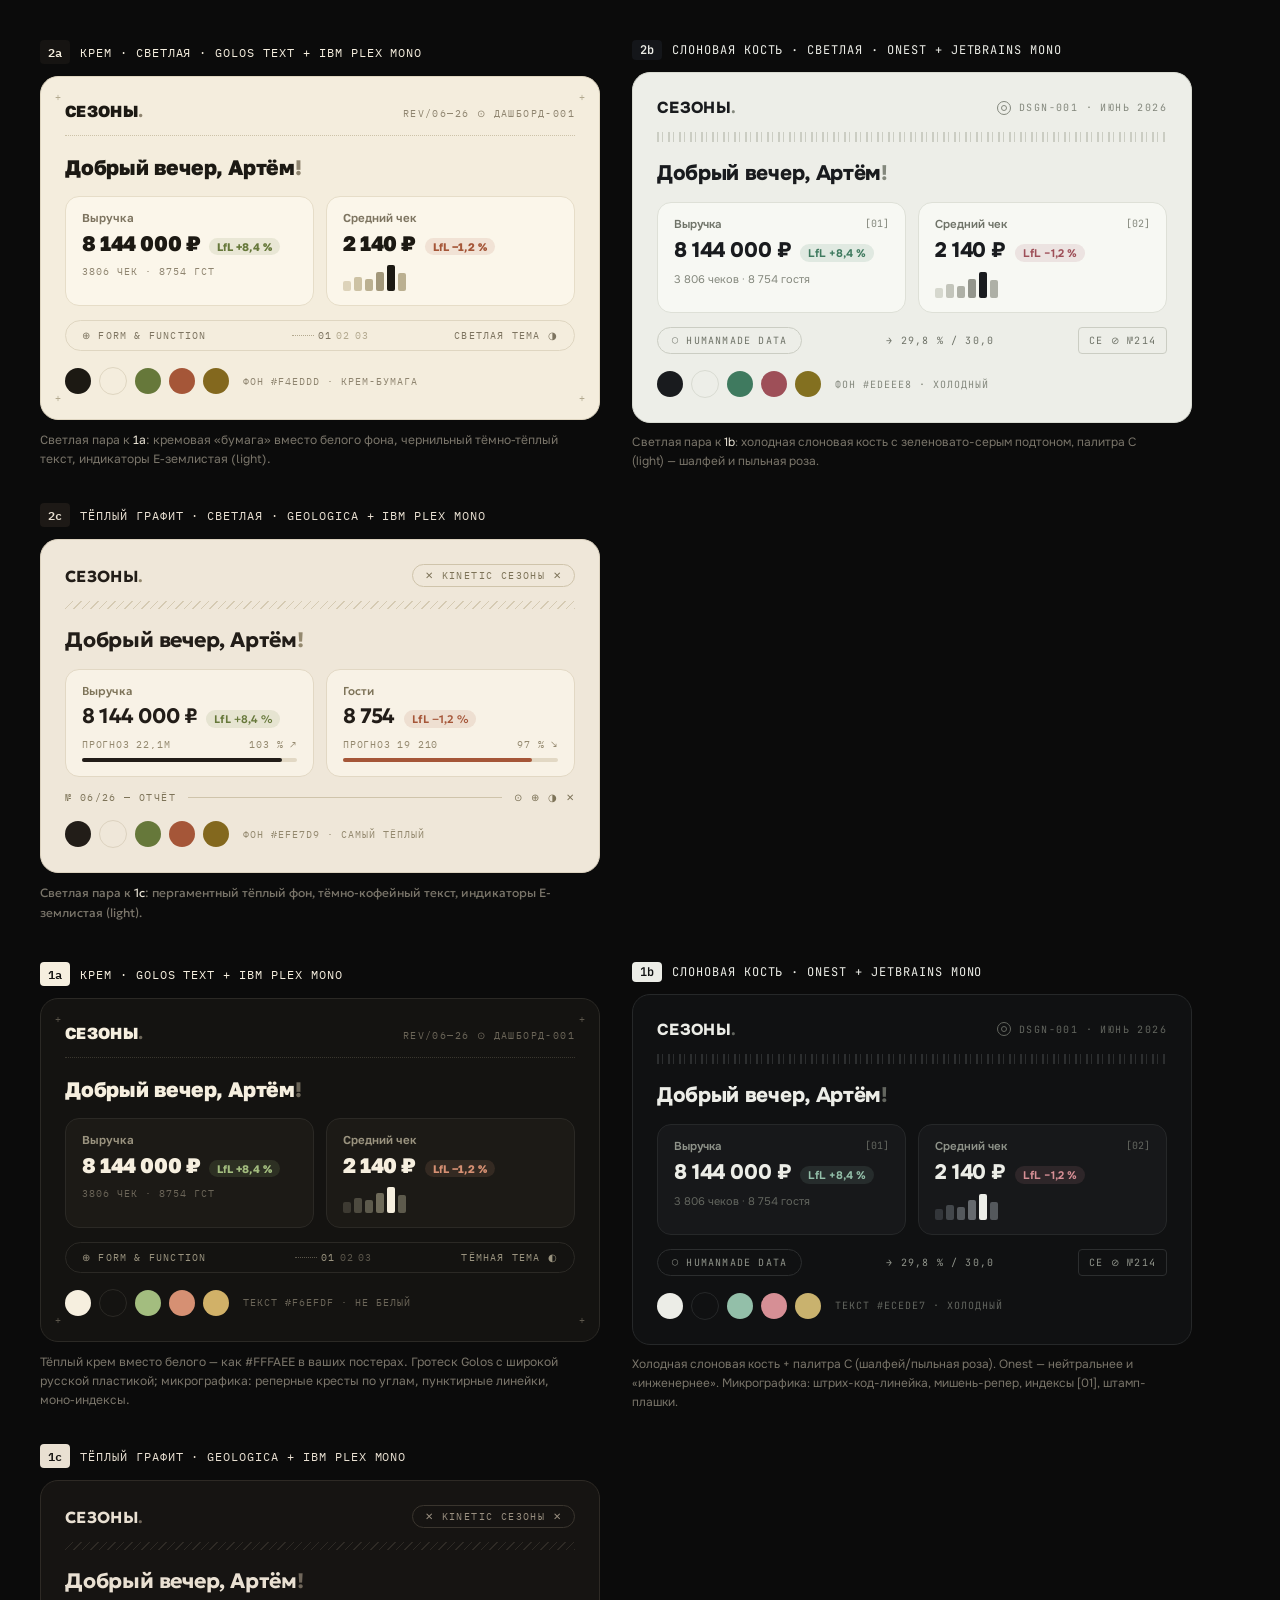
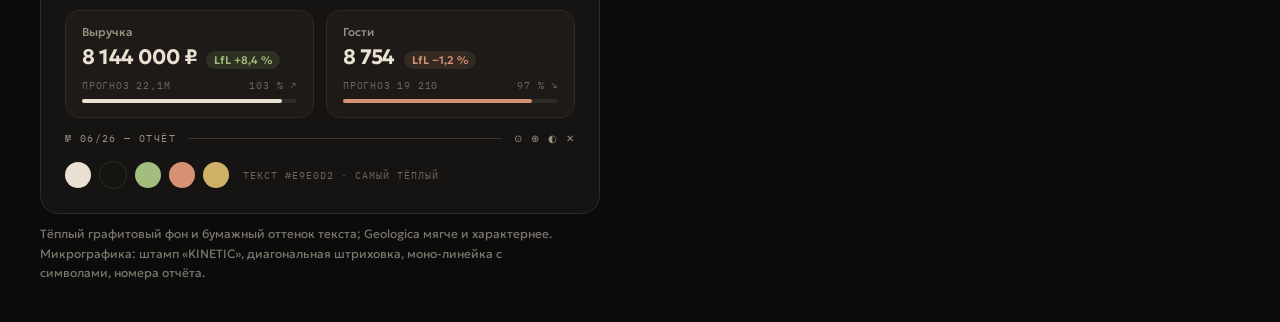
<file: варианты-темы-final.html>
<!DOCTYPE html>
<html><head>
<meta charset="utf-8">
<meta name="viewport" content="width=device-width, initial-scale=1">

<title>Сезоны — варианты темы</title>
<link rel="preconnect" href="https://fonts.googleapis.com">
<link rel="preconnect" href="https://fonts.gstatic.com" crossorigin>
<link href="https://fonts.googleapis.com/css2?family=Geologica:wght@300;400;500;600;700;800&family=Golos+Text:wght@400;500;600;700;800&family=IBM+Plex+Mono:wght@400;500;600&family=JetBrains+Mono:wght@400;500;600;700&family=Onest:wght@400;500;600;700;800&display=swap" rel="stylesheet">
<style>body{margin:0;background:#0b0b0b;font-size:14px}a{color:#e8e2d4;text-decoration:none} a:hover{color:#9a9a9a}</style>
</head>
<body>



<section style="padding:40px 40px 0;display:flex;gap:32px;align-items:flex-start;flex-wrap:wrap">

  <!-- ============ 2a · КРЕМ · СВЕТЛАЯ ============ -->
  <div id="2a" style="width:560px;flex:none">
    <div style="display:flex;align-items:baseline;gap:10px;margin-bottom:12px;font-family:'IBM Plex Mono',monospace">
      <span style="background:#161412;color:#f6efdf;font-weight:600;font-size:12px;padding:2px 8px;border-radius:4px">2a</span>
      <span style="color:#f6efdf;font-size:12px;letter-spacing:.08em">КРЕМ · СВЕТЛАЯ · GOLOS TEXT + IBM PLEX MONO</span>
    </div>
    <div style="background:#f4eddd;border:1px solid #dfd6c1;border-radius:18px;padding:24px;color:#1c1913;font-family:'Golos Text',sans-serif;position:relative">
      <div style="position:absolute;top:14px;left:14px;color:#b3a98f;font-family:'IBM Plex Mono',monospace;font-size:10px">+</div>
      <div style="position:absolute;top:14px;right:14px;color:#b3a98f;font-family:'IBM Plex Mono',monospace;font-size:10px">+</div>
      <div style="position:absolute;bottom:14px;left:14px;color:#b3a98f;font-family:'IBM Plex Mono',monospace;font-size:10px">+</div>
      <div style="position:absolute;bottom:14px;right:14px;color:#b3a98f;font-family:'IBM Plex Mono',monospace;font-size:10px">+</div>
      <div style="display:flex;justify-content:space-between;align-items:baseline;margin-bottom:4px">
        <div style="font-weight:800;font-size:16px;letter-spacing:.02em">СЕЗОНЫ<span style="color:#8f8570">.</span></div>
        <div style="font-family:'IBM Plex Mono',monospace;font-size:10px;color:#8f8570;letter-spacing:.14em">REV/06—26 ⊙ ДАШБОРД-001</div>
      </div>
      <div style="border-top:1px dotted #cdc3a9;margin:14px 0 18px"></div>
      <div style="font-weight:800;font-size:21px;letter-spacing:-.01em;margin-bottom:16px">Добрый вечер, Артём<span style="color:#8f8570">!</span></div>
      <div style="display:flex;gap:12px;margin-bottom:14px">
        <div style="flex:1;background:#fbf6ea;border:1px solid #e6ddc8;border-radius:14px;padding:14px 16px">
          <div style="font-size:11.5px;font-weight:600;color:#7d7460">Выручка</div>
          <div style="display:flex;align-items:baseline;gap:9px;margin-top:5px">
            <span style="font-weight:800;font-size:21px;letter-spacing:-.02em">8 144 000 ₽</span>
            <span style="font-size:11px;font-weight:700;color:#66783a;background:rgba(102,120,58,.12);border-radius:99px;padding:2px 8px">LfL +8,4 %</span>
          </div>
          <div style="font-family:'IBM Plex Mono',monospace;font-size:10px;color:#8f8570;margin-top:9px;letter-spacing:.1em">3806 ЧЕК · 8754 ГСТ</div>
        </div>
        <div style="flex:1;background:#fbf6ea;border:1px solid #e6ddc8;border-radius:14px;padding:14px 16px">
          <div style="font-size:11.5px;font-weight:600;color:#7d7460">Средний чек</div>
          <div style="display:flex;align-items:baseline;gap:9px;margin-top:5px">
            <span style="font-weight:800;font-size:21px;letter-spacing:-.02em">2 140 ₽</span>
            <span style="font-size:11px;font-weight:700;color:#a55638;background:rgba(165,86,56,.12);border-radius:99px;padding:2px 8px">LfL −1,2 %</span>
          </div>
          <div style="display:flex;align-items:flex-end;gap:3px;height:26px;margin-top:9px">
            <div style="width:8px;height:40%;background:#ddd3ba;border-radius:2px"></div>
            <div style="width:8px;height:55%;background:#cdc2a4;border-radius:2px"></div>
            <div style="width:8px;height:48%;background:#bbb091;border-radius:2px"></div>
            <div style="width:8px;height:75%;background:#a2977a;border-radius:2px"></div>
            <div style="width:8px;height:100%;background:#1c1913;border-radius:2px"></div>
            <div style="width:8px;height:68%;background:#bbb091;border-radius:2px"></div>
          </div>
        </div>
      </div>
      <div style="display:flex;justify-content:space-between;align-items:center;border:1px solid #dfd6c1;border-radius:99px;padding:8px 16px;font-family:'IBM Plex Mono',monospace;font-size:10px;color:#7d7460;letter-spacing:.12em">
        <span>⊕ FORM &amp; FUNCTION</span>
        <span style="display:flex;gap:4px">
          <span style="width:22px;border-top:1px dotted #b3a98f;align-self:center"></span>
          <span>01</span><span style="color:#b3a98f">02</span><span style="color:#b3a98f">03</span>
        </span>
        <span>СВЕТЛАЯ ТЕМА ◑</span>
      </div>
      <div style="display:flex;gap:8px;margin-top:16px;align-items:center">
        <span style="width:26px;height:26px;border-radius:50%;background:#1c1913"></span>
        <span style="width:26px;height:26px;border-radius:50%;background:#f4eddd;border:1px solid #dfd6c1"></span>
        <span style="width:26px;height:26px;border-radius:50%;background:#66783a"></span>
        <span style="width:26px;height:26px;border-radius:50%;background:#a55638"></span>
        <span style="width:26px;height:26px;border-radius:50%;background:#83681e"></span>
        <span style="font-family:'IBM Plex Mono',monospace;font-size:10px;color:#8f8570;margin-left:6px;letter-spacing:.1em">ФОН #F4EDDD · КРЕМ-БУМАГА</span>
      </div>
    </div>
    <div style="color:#7a756a;font-family:'Golos Text',sans-serif;font-size:12px;line-height:1.6;margin-top:10px;width:520px">Светлая пара к <a href="#1a">1a</a>: кремовая «бумага» вместо белого фона, чернильный тёмно-тёплый текст, индикаторы E-землистая (light).</div>
  </div>

  <!-- ============ 2b · СЛОНОВАЯ КОСТЬ · СВЕТЛАЯ ============ -->
  <div id="2b" style="width:560px;flex:none">
    <div style="display:flex;align-items:baseline;gap:10px;margin-bottom:12px;font-family:'JetBrains Mono',monospace">
      <span style="background:#14161a;color:#ecede7;font-weight:600;font-size:12px;padding:2px 8px;border-radius:4px">2b</span>
      <span style="color:#ecede7;font-size:12px;letter-spacing:.08em">СЛОНОВАЯ КОСТЬ · СВЕТЛАЯ · ONEST + JETBRAINS MONO</span>
    </div>
    <div style="background:#edeee8;border:1px solid #d9dbd2;border-radius:18px;padding:24px;color:#191b1e;font-family:'Onest',sans-serif;position:relative">
      <div style="display:flex;justify-content:space-between;align-items:center;margin-bottom:4px">
        <div style="font-weight:800;font-size:16px;letter-spacing:.02em">СЕЗОНЫ<span style="color:#84887d">.</span></div>
        <div style="display:flex;align-items:center;gap:8px;font-family:'JetBrains Mono',monospace;font-size:10px;color:#84887d;letter-spacing:.14em">
          <span style="width:12px;height:12px;border-radius:50%;border:1px solid #84887d;display:inline-block;position:relative"><span style="position:absolute;inset:3px;border-radius:50%;border:1px solid #84887d"></span></span>
          DSGN-001 · ИЮНЬ 2026
        </div>
      </div>
      <div style="height:10px;margin:14px 0 18px;background:repeating-linear-gradient(90deg,#cbcdc3 0 2px,transparent 2px 5px,#cbcdc3 5px 6px,transparent 6px 11px)"></div>
      <div style="font-weight:800;font-size:21px;letter-spacing:-.015em;margin-bottom:16px">Добрый вечер, Артём<span style="color:#84887d">!</span></div>
      <div style="display:flex;gap:12px;margin-bottom:14px">
        <div style="flex:1;background:#f7f8f3;border:1px solid #dee0d7;border-radius:14px;padding:14px 16px">
          <div style="display:flex;justify-content:space-between"><span style="font-size:11.5px;font-weight:600;color:#6f7368">Выручка</span><span style="font-family:'JetBrains Mono',monospace;font-size:10px;color:#84887d">[01]</span></div>
          <div style="display:flex;align-items:baseline;gap:9px;margin-top:5px">
            <span style="font-weight:800;font-size:21px;letter-spacing:-.02em">8 144 000 ₽</span>
            <span style="font-size:11px;font-weight:700;color:#3f7a5f;background:rgba(63,122,95,.12);border-radius:99px;padding:2px 8px">LfL +8,4 %</span>
          </div>
          <div style="font-size:11px;color:#84887d;margin-top:9px">3 806 чеков · 8 754 гостя</div>
        </div>
        <div style="flex:1;background:#f7f8f3;border:1px solid #dee0d7;border-radius:14px;padding:14px 16px">
          <div style="display:flex;justify-content:space-between"><span style="font-size:11.5px;font-weight:600;color:#6f7368">Средний чек</span><span style="font-family:'JetBrains Mono',monospace;font-size:10px;color:#84887d">[02]</span></div>
          <div style="display:flex;align-items:baseline;gap:9px;margin-top:5px">
            <span style="font-weight:800;font-size:21px;letter-spacing:-.02em">2 140 ₽</span>
            <span style="font-size:11px;font-weight:700;color:#9e4f58;background:rgba(158,79,88,.12);border-radius:99px;padding:2px 8px">LfL −1,2 %</span>
          </div>
          <div style="display:flex;align-items:flex-end;gap:3px;height:26px;margin-top:9px">
            <div style="width:8px;height:40%;background:#d6d8ce;border-radius:2px"></div>
            <div style="width:8px;height:55%;background:#c3c5bb;border-radius:2px"></div>
            <div style="width:8px;height:48%;background:#aeb0a6;border-radius:2px"></div>
            <div style="width:8px;height:75%;background:#93958c;border-radius:2px"></div>
            <div style="width:8px;height:100%;background:#191b1e;border-radius:2px"></div>
            <div style="width:8px;height:68%;background:#aeb0a6;border-radius:2px"></div>
          </div>
        </div>
      </div>
      <div style="display:flex;justify-content:space-between;align-items:center;font-family:'JetBrains Mono',monospace;font-size:10px;color:#6f7368;letter-spacing:.12em">
        <span style="border:1px solid #cbcdc3;border-radius:99px;padding:6px 14px">◯ HUMANMADE DATA</span>
        <span>→ 29,8 % / 30,0</span>
        <span style="border:1px solid #cbcdc3;border-radius:4px;padding:6px 10px">CE ⊘ №214</span>
      </div>
      <div style="display:flex;gap:8px;margin-top:16px;align-items:center">
        <span style="width:26px;height:26px;border-radius:50%;background:#191b1e"></span>
        <span style="width:26px;height:26px;border-radius:50%;background:#edeee8;border:1px solid #d9dbd2"></span>
        <span style="width:26px;height:26px;border-radius:50%;background:#3f7a5f"></span>
        <span style="width:26px;height:26px;border-radius:50%;background:#9e4f58"></span>
        <span style="width:26px;height:26px;border-radius:50%;background:#837020"></span>
        <span style="font-family:'JetBrains Mono',monospace;font-size:10px;color:#84887d;margin-left:6px;letter-spacing:.1em">ФОН #EDEEE8 · ХОЛОДНЫЙ</span>
      </div>
    </div>
    <div style="color:#7a756a;font-family:'Onest',sans-serif;font-size:12px;line-height:1.6;margin-top:10px;width:520px">Светлая пара к <a href="#1b">1b</a>: холодная слоновая кость с зеленовато-серым подтоном, палитра C (light) — шалфей и пыльная роза.</div>
  </div>

  <!-- ============ 2c · ТЁПЛЫЙ ГРАФИТ · СВЕТЛАЯ ============ -->
  <div id="2c" style="width:560px;flex:none">
    <div style="display:flex;align-items:baseline;gap:10px;margin-bottom:12px;font-family:'IBM Plex Mono',monospace">
      <span style="background:#1d1916;color:#e9e0d2;font-weight:600;font-size:12px;padding:2px 8px;border-radius:4px">2c</span>
      <span style="color:#e9e0d2;font-size:12px;letter-spacing:.08em">ТЁПЛЫЙ ГРАФИТ · СВЕТЛАЯ · GEOLOGICA + IBM PLEX MONO</span>
    </div>
    <div style="background:#efe7d9;border:1px solid #dcd2bf;border-radius:18px;padding:24px;color:#221d18;font-family:'Geologica',sans-serif">
      <div style="display:flex;justify-content:space-between;align-items:center;margin-bottom:4px">
        <div style="font-weight:700;font-size:16px;letter-spacing:.02em">СЕЗОНЫ<span style="color:#94896f">.</span></div>
        <div style="display:inline-flex;align-items:center;gap:8px;border:1px solid #cfc4ab;border-radius:99px;padding:4px 12px;font-family:'IBM Plex Mono',monospace;font-size:10px;color:#7d7358;letter-spacing:.14em">✕ KINETIC СЕЗОНЫ ✕</div>
      </div>
      <div style="margin:14px 0 18px;height:8px;background:repeating-linear-gradient(-45deg,#d5cab2 0 1px,transparent 1px 6px)"></div>
      <div style="font-weight:700;font-size:21px;letter-spacing:-.01em;margin-bottom:16px">Добрый вечер, Артём<span style="color:#94896f">!</span></div>
      <div style="display:flex;gap:12px;margin-bottom:14px">
        <div style="flex:1;background:#f8f2e6;border:1px solid #e2d8c4;border-radius:14px;padding:14px 16px">
          <div style="font-size:11.5px;font-weight:500;color:#7d7358">Выручка</div>
          <div style="display:flex;align-items:baseline;gap:9px;margin-top:5px">
            <span style="font-weight:700;font-size:21px;letter-spacing:-.02em">8 144 000 ₽</span>
            <span style="font-size:11px;font-weight:600;color:#66783a;background:rgba(102,120,58,.12);border-radius:99px;padding:2px 8px">LfL +8,4 %</span>
          </div>
          <div style="display:flex;justify-content:space-between;font-family:'IBM Plex Mono',monospace;font-size:10px;color:#94896f;margin-top:9px;letter-spacing:.08em"><span>ПРОГНОЗ 22,1М</span><span>103 % ↗</span></div>
          <div style="position:relative;height:4px;border-radius:99px;background:#e2d8c4;margin-top:7px"><span style="position:absolute;inset:0 auto 0 0;width:93%;border-radius:99px;background:#221d18"></span></div>
        </div>
        <div style="flex:1;background:#f8f2e6;border:1px solid #e2d8c4;border-radius:14px;padding:14px 16px">
          <div style="font-size:11.5px;font-weight:500;color:#7d7358">Гости</div>
          <div style="display:flex;align-items:baseline;gap:9px;margin-top:5px">
            <span style="font-weight:700;font-size:21px;letter-spacing:-.02em">8 754</span>
            <span style="font-size:11px;font-weight:600;color:#a55638;background:rgba(165,86,56,.12);border-radius:99px;padding:2px 8px">LfL −1,2 %</span>
          </div>
          <div style="display:flex;justify-content:space-between;font-family:'IBM Plex Mono',monospace;font-size:10px;color:#94896f;margin-top:9px;letter-spacing:.08em"><span>ПРОГНОЗ 19 210</span><span>97 % ↘</span></div>
          <div style="position:relative;height:4px;border-radius:99px;background:#e2d8c4;margin-top:7px"><span style="position:absolute;inset:0 auto 0 0;width:88%;border-radius:99px;background:#a55638"></span></div>
        </div>
      </div>
      <div style="display:flex;justify-content:space-between;align-items:center;font-family:'IBM Plex Mono',monospace;font-size:10px;color:#7d7358;letter-spacing:.14em">
        <span>№ 06/26 — ОТЧЁТ</span>
        <span style="flex:1;border-top:1px solid #cfc4ab;margin:0 12px"></span>
        <span>⊙ ⊕ ◑ ✕</span>
      </div>
      <div style="display:flex;gap:8px;margin-top:16px;align-items:center">
        <span style="width:26px;height:26px;border-radius:50%;background:#221d18"></span>
        <span style="width:26px;height:26px;border-radius:50%;background:#efe7d9;border:1px solid #dcd2bf"></span>
        <span style="width:26px;height:26px;border-radius:50%;background:#66783a"></span>
        <span style="width:26px;height:26px;border-radius:50%;background:#a55638"></span>
        <span style="width:26px;height:26px;border-radius:50%;background:#83681e"></span>
        <span style="font-family:'IBM Plex Mono',monospace;font-size:10px;color:#94896f;margin-left:6px;letter-spacing:.1em">ФОН #EFE7D9 · САМЫЙ ТЁПЛЫЙ</span>
      </div>
    </div>
    <div style="color:#7a756a;font-family:'Geologica',sans-serif;font-size:12px;line-height:1.6;margin-top:10px;width:520px">Светлая пара к <a href="#1c">1c</a>: пергаментный тёплый фон, тёмно-кофейный текст, индикаторы E-землистая (light).</div>
  </div>

</section>
<section style="padding:40px;display:flex;gap:32px;align-items:flex-start;flex-wrap:wrap">

  <!-- ============ 1a · КРЕМ / Golos Text ============ -->
  <div id="1a" style="width:560px;flex:none">
    <div style="display:flex;align-items:baseline;gap:10px;margin-bottom:12px;font-family:'IBM Plex Mono',monospace">
      <span style="background:#f6efdf;color:#141311;font-weight:600;font-size:12px;padding:2px 8px;border-radius:4px">1a</span>
      <span style="color:#f6efdf;font-size:12px;letter-spacing:.08em">КРЕМ · GOLOS TEXT + IBM PLEX MONO</span>
    </div>
    <div style="background:#141311;border:1px solid #2b2925;border-radius:18px;padding:24px;color:#f6efdf;font-family:'Golos Text',sans-serif;position:relative">
      <div style="position:absolute;top:14px;left:14px;color:#5c574c;font-family:'IBM Plex Mono',monospace;font-size:10px">+</div>
      <div style="position:absolute;top:14px;right:14px;color:#5c574c;font-family:'IBM Plex Mono',monospace;font-size:10px">+</div>
      <div style="position:absolute;bottom:14px;left:14px;color:#5c574c;font-family:'IBM Plex Mono',monospace;font-size:10px">+</div>
      <div style="position:absolute;bottom:14px;right:14px;color:#5c574c;font-family:'IBM Plex Mono',monospace;font-size:10px">+</div>
      <div style="display:flex;justify-content:space-between;align-items:baseline;margin-bottom:4px">
        <div style="font-weight:800;font-size:16px;letter-spacing:.02em">СЕЗОНЫ<span style="color:#6b6558">.</span></div>
        <div style="font-family:'IBM Plex Mono',monospace;font-size:10px;color:#6b6558;letter-spacing:.14em">REV/06—26 ⊙ ДАШБОРД-001</div>
      </div>
      <div style="border-top:1px dotted #3a372f;margin:14px 0 18px"></div>
      <div style="font-weight:800;font-size:21px;letter-spacing:-.01em;margin-bottom:16px">Добрый вечер, Артём<span style="color:#6b6558">!</span></div>
      <div style="display:flex;gap:12px;margin-bottom:14px">
        <div style="flex:1;background:#1b1913;background:#1c1a16;border:1px solid #2b2925;border-radius:14px;padding:14px 16px">
          <div style="font-size:11.5px;font-weight:600;color:#9a937f">Выручка</div>
          <div style="display:flex;align-items:baseline;gap:9px;margin-top:5px">
            <span style="font-weight:800;font-size:21px;letter-spacing:-.02em">8 144 000 ₽</span>
            <span style="font-size:11px;font-weight:700;color:#a3bd7f;background:rgba(163,189,127,.13);border-radius:99px;padding:2px 8px">LfL +8,4 %</span>
          </div>
          <div style="font-family:'IBM Plex Mono',monospace;font-size:10px;color:#6b6558;margin-top:9px;letter-spacing:.1em">3806 ЧЕК · 8754 ГСТ</div>
        </div>
        <div style="flex:1;background:#1c1a16;border:1px solid #2b2925;border-radius:14px;padding:14px 16px">
          <div style="font-size:11.5px;font-weight:600;color:#9a937f">Средний чек</div>
          <div style="display:flex;align-items:baseline;gap:9px;margin-top:5px">
            <span style="font-weight:800;font-size:21px;letter-spacing:-.02em">2 140 ₽</span>
            <span style="font-size:11px;font-weight:700;color:#d69073;background:rgba(214,144,115,.13);border-radius:99px;padding:2px 8px">LfL −1,2 %</span>
          </div>
          <div style="display:flex;align-items:flex-end;gap:3px;height:26px;margin-top:9px">
            <div style="width:8px;height:40%;background:#3d3a32;border-radius:2px"></div>
            <div style="width:8px;height:55%;background:#4d4a3f;border-radius:2px"></div>
            <div style="width:8px;height:48%;background:#5d5a4c;border-radius:2px"></div>
            <div style="width:8px;height:75%;background:#6e6a59;border-radius:2px"></div>
            <div style="width:8px;height:100%;background:#f6efdf;border-radius:2px"></div>
            <div style="width:8px;height:68%;background:#5d5a4c;border-radius:2px"></div>
          </div>
        </div>
      </div>
      <div style="display:flex;justify-content:space-between;align-items:center;border:1px solid #2b2925;border-radius:99px;padding:8px 16px;font-family:'IBM Plex Mono',monospace;font-size:10px;color:#9a937f;letter-spacing:.12em">
        <span>⊕ FORM &amp; FUNCTION</span>
        <span style="display:flex;gap:4px">
          <span style="width:22px;border-top:1px dotted #5c574c;align-self:center"></span>
          <span>01</span><span style="color:#5c574c">02</span><span style="color:#5c574c">03</span>
        </span>
        <span>ТЁМНАЯ ТЕМА ◐</span>
      </div>
      <div style="display:flex;gap:8px;margin-top:16px;align-items:center">
        <span style="width:26px;height:26px;border-radius:50%;background:#f6efdf"></span>
        <span style="width:26px;height:26px;border-radius:50%;background:#141311;border:1px solid #2b2925"></span>
        <span style="width:26px;height:26px;border-radius:50%;background:#a3bd7f"></span>
        <span style="width:26px;height:26px;border-radius:50%;background:#d69073"></span>
        <span style="width:26px;height:26px;border-radius:50%;background:#d1b168"></span>
        <span style="font-family:'IBM Plex Mono',monospace;font-size:10px;color:#6b6558;margin-left:6px;letter-spacing:.1em">ТЕКСТ #F6EFDF · НЕ БЕЛЫЙ</span>
      </div>
    </div>
    <div style="color:#7a756a;font-family:'Golos Text',sans-serif;font-size:12px;line-height:1.6;margin-top:10px;width:520px">Тёплый крем вместо белого — как #FFFAEE в ваших постерах. Гротеск Golos с широкой русской пластикой; микрографика: реперные кресты по углам, пунктирные линейки, моно-индексы.</div>
  </div>

  <!-- ============ 1b · СЛОНОВАЯ КОСТЬ / Onest ============ -->
  <div id="1b" style="width:560px;flex:none">
    <div style="display:flex;align-items:baseline;gap:10px;margin-bottom:12px;font-family:'JetBrains Mono',monospace">
      <span style="background:#ecede7;color:#101112;font-weight:600;font-size:12px;padding:2px 8px;border-radius:4px">1b</span>
      <span style="color:#ecede7;font-size:12px;letter-spacing:.08em">СЛОНОВАЯ КОСТЬ · ONEST + JETBRAINS MONO</span>
    </div>
    <div style="background:#101112;border:1px solid #262829;border-radius:18px;padding:24px;color:#ecede7;font-family:'Onest',sans-serif;position:relative">
      <div style="display:flex;justify-content:space-between;align-items:center;margin-bottom:4px">
        <div style="font-weight:800;font-size:16px;letter-spacing:.02em">СЕЗОНЫ<span style="color:#63665f">.</span></div>
        <div style="display:flex;align-items:center;gap:8px;font-family:'JetBrains Mono',monospace;font-size:10px;color:#63665f;letter-spacing:.14em">
          <span style="width:12px;height:12px;border-radius:50%;border:1px solid #63665f;display:inline-block;position:relative"><span style="position:absolute;inset:3px;border-radius:50%;border:1px solid #63665f"></span></span>
          DSGN-001 · ИЮНЬ 2026
        </div>
      </div>
      <div style="height:10px;margin:14px 0 18px;background:repeating-linear-gradient(90deg,#2c2e2f 0 2px,transparent 2px 5px,#2c2e2f 5px 6px,transparent 6px 11px)"></div>
      <div style="font-weight:800;font-size:21px;letter-spacing:-.015em;margin-bottom:16px">Добрый вечер, Артём<span style="color:#63665f">!</span></div>
      <div style="display:flex;gap:12px;margin-bottom:14px">
        <div style="flex:1;background:#17181a;border:1px solid #262829;border-radius:14px;padding:14px 16px">
          <div style="display:flex;justify-content:space-between"><span style="font-size:11.5px;font-weight:600;color:#8f938a">Выручка</span><span style="font-family:'JetBrains Mono',monospace;font-size:10px;color:#63665f">[01]</span></div>
          <div style="display:flex;align-items:baseline;gap:9px;margin-top:5px">
            <span style="font-weight:800;font-size:21px;letter-spacing:-.02em">8 144 000 ₽</span>
            <span style="font-size:11px;font-weight:700;color:#93bfa9;background:rgba(147,191,169,.12);border-radius:99px;padding:2px 8px">LfL +8,4 %</span>
          </div>
          <div style="font-size:11px;color:#63665f;margin-top:9px">3 806 чеков · 8 754 гостя</div>
        </div>
        <div style="flex:1;background:#17181a;border:1px solid #262829;border-radius:14px;padding:14px 16px">
          <div style="display:flex;justify-content:space-between"><span style="font-size:11.5px;font-weight:600;color:#8f938a">Средний чек</span><span style="font-family:'JetBrains Mono',monospace;font-size:10px;color:#63665f">[02]</span></div>
          <div style="display:flex;align-items:baseline;gap:9px;margin-top:5px">
            <span style="font-weight:800;font-size:21px;letter-spacing:-.02em">2 140 ₽</span>
            <span style="font-size:11px;font-weight:700;color:#d68f95;background:rgba(214,143,149,.12);border-radius:99px;padding:2px 8px">LfL −1,2 %</span>
          </div>
          <div style="display:flex;align-items:flex-end;gap:3px;height:26px;margin-top:9px">
            <div style="width:8px;height:40%;background:#33363a;border-radius:2px"></div>
            <div style="width:8px;height:55%;background:#43474b;border-radius:2px"></div>
            <div style="width:8px;height:48%;background:#54585c;border-radius:2px"></div>
            <div style="width:8px;height:75%;background:#666a6e;border-radius:2px"></div>
            <div style="width:8px;height:100%;background:#ecede7;border-radius:2px"></div>
            <div style="width:8px;height:68%;background:#54585c;border-radius:2px"></div>
          </div>
        </div>
      </div>
      <div style="display:flex;justify-content:space-between;align-items:center;font-family:'JetBrains Mono',monospace;font-size:10px;color:#8f938a;letter-spacing:.12em">
        <span style="border:1px solid #2c2e2f;border-radius:99px;padding:6px 14px">◯ HUMANMADE DATA</span>
        <span>→ 29,8 % / 30,0</span>
        <span style="border:1px solid #2c2e2f;border-radius:4px;padding:6px 10px">CE ⊘ №214</span>
      </div>
      <div style="display:flex;gap:8px;margin-top:16px;align-items:center">
        <span style="width:26px;height:26px;border-radius:50%;background:#ecede7"></span>
        <span style="width:26px;height:26px;border-radius:50%;background:#101112;border:1px solid #262829"></span>
        <span style="width:26px;height:26px;border-radius:50%;background:#93bfa9"></span>
        <span style="width:26px;height:26px;border-radius:50%;background:#d68f95"></span>
        <span style="width:26px;height:26px;border-radius:50%;background:#c9b26e"></span>
        <span style="font-family:'JetBrains Mono',monospace;font-size:10px;color:#63665f;margin-left:6px;letter-spacing:.1em">ТЕКСТ #ECEDE7 · ХОЛОДНЫЙ</span>
      </div>
    </div>
    <div style="color:#7a756a;font-family:'Onest',sans-serif;font-size:12px;line-height:1.6;margin-top:10px;width:520px">Холодная слоновая кость + палитра C (шалфей/пыльная роза). Onest — нейтральнее и «инженернее». Микрографика: штрих-код-линейка, мишень-репер, индексы [01], штамп-плашки.</div>
  </div>

  <!-- ============ 1c · ТЁПЛЫЙ ГРАФИТ / Geologica ============ -->
  <div id="1c" style="width:560px;flex:none">
    <div style="display:flex;align-items:baseline;gap:10px;margin-bottom:12px;font-family:'IBM Plex Mono',monospace">
      <span style="background:#e9e0d2;color:#161412;font-weight:600;font-size:12px;padding:2px 8px;border-radius:4px">1c</span>
      <span style="color:#e9e0d2;font-size:12px;letter-spacing:.08em">ТЁПЛЫЙ ГРАФИТ · GEOLOGICA + IBM PLEX MONO</span>
    </div>
    <div style="background:#161412;border:1px solid #2e2a25;border-radius:18px;padding:24px;color:#e9e0d2;font-family:'Geologica',sans-serif">
      <div style="display:flex;justify-content:space-between;align-items:center;margin-bottom:4px">
        <div style="font-weight:700;font-size:16px;letter-spacing:.02em">СЕЗОНЫ<span style="color:#6f665a">.</span></div>
        <div style="display:inline-flex;align-items:center;gap:8px;border:1px solid #3a352e;border-radius:99px;padding:4px 12px;font-family:'IBM Plex Mono',monospace;font-size:10px;color:#9a9081;letter-spacing:.14em">✕ KINETIC СЕЗОНЫ ✕</div>
      </div>
      <div style="margin:14px 0 18px;height:8px;background:repeating-linear-gradient(-45deg,#2e2a25 0 1px,transparent 1px 6px)"></div>
      <div style="font-weight:700;font-size:21px;letter-spacing:-.01em;margin-bottom:16px">Добрый вечер, Артём<span style="color:#6f665a">!</span></div>
      <div style="display:flex;gap:12px;margin-bottom:14px">
        <div style="flex:1;background:#1d1a17;border:1px solid #2e2a25;border-radius:14px;padding:14px 16px">
          <div style="font-size:11.5px;font-weight:500;color:#9a9081">Выручка</div>
          <div style="display:flex;align-items:baseline;gap:9px;margin-top:5px">
            <span style="font-weight:700;font-size:21px;letter-spacing:-.02em">8 144 000 ₽</span>
            <span style="font-size:11px;font-weight:600;color:#a3bd7f;background:rgba(163,189,127,.13);border-radius:99px;padding:2px 8px">LfL +8,4 %</span>
          </div>
          <div style="display:flex;justify-content:space-between;font-family:'IBM Plex Mono',monospace;font-size:10px;color:#6f665a;margin-top:9px;letter-spacing:.08em"><span>ПРОГНОЗ 22,1М</span><span>103 % ↗</span></div>
          <div style="position:relative;height:4px;border-radius:99px;background:#2e2a25;margin-top:7px"><span style="position:absolute;inset:0 auto 0 0;width:93%;border-radius:99px;background:#e9e0d2"></span></div>
        </div>
        <div style="flex:1;background:#1d1a17;border:1px solid #2e2a25;border-radius:14px;padding:14px 16px">
          <div style="font-size:11.5px;font-weight:500;color:#9a9081">Гости</div>
          <div style="display:flex;align-items:baseline;gap:9px;margin-top:5px">
            <span style="font-weight:700;font-size:21px;letter-spacing:-.02em">8 754</span>
            <span style="font-size:11px;font-weight:600;color:#d69073;background:rgba(214,144,115,.13);border-radius:99px;padding:2px 8px">LfL −1,2 %</span>
          </div>
          <div style="display:flex;justify-content:space-between;font-family:'IBM Plex Mono',monospace;font-size:10px;color:#6f665a;margin-top:9px;letter-spacing:.08em"><span>ПРОГНОЗ 19 210</span><span>97 % ↘</span></div>
          <div style="position:relative;height:4px;border-radius:99px;background:#2e2a25;margin-top:7px"><span style="position:absolute;inset:0 auto 0 0;width:88%;border-radius:99px;background:#d69073"></span></div>
        </div>
      </div>
      <div style="display:flex;justify-content:space-between;align-items:center;font-family:'IBM Plex Mono',monospace;font-size:10px;color:#9a9081;letter-spacing:.14em">
        <span>№ 06/26 — ОТЧЁТ</span>
        <span style="flex:1;border-top:1px solid #3a352e;margin:0 12px"></span>
        <span>⊙ ⊕ ◐ ✕</span>
      </div>
      <div style="display:flex;gap:8px;margin-top:16px;align-items:center">
        <span style="width:26px;height:26px;border-radius:50%;background:#e9e0d2"></span>
        <span style="width:26px;height:26px;border-radius:50%;background:#161412;border:1px solid #2e2a25"></span>
        <span style="width:26px;height:26px;border-radius:50%;background:#a3bd7f"></span>
        <span style="width:26px;height:26px;border-radius:50%;background:#d69073"></span>
        <span style="width:26px;height:26px;border-radius:50%;background:#d1b168"></span>
        <span style="font-family:'IBM Plex Mono',monospace;font-size:10px;color:#6f665a;margin-left:6px;letter-spacing:.1em">ТЕКСТ #E9E0D2 · САМЫЙ ТЁПЛЫЙ</span>
      </div>
    </div>
    <div style="color:#7a756a;font-family:'Geologica',sans-serif;font-size:12px;line-height:1.6;margin-top:10px;width:520px">Тёплый графитовый фон и бумажный оттенок текста; Geologica мягче и характернее. Микрографика: штамп «KINETIC», диагональная штриховка, моно-линейка с символами, номера отчёта.</div>
  </div>

</section>



</body></html>
</file>
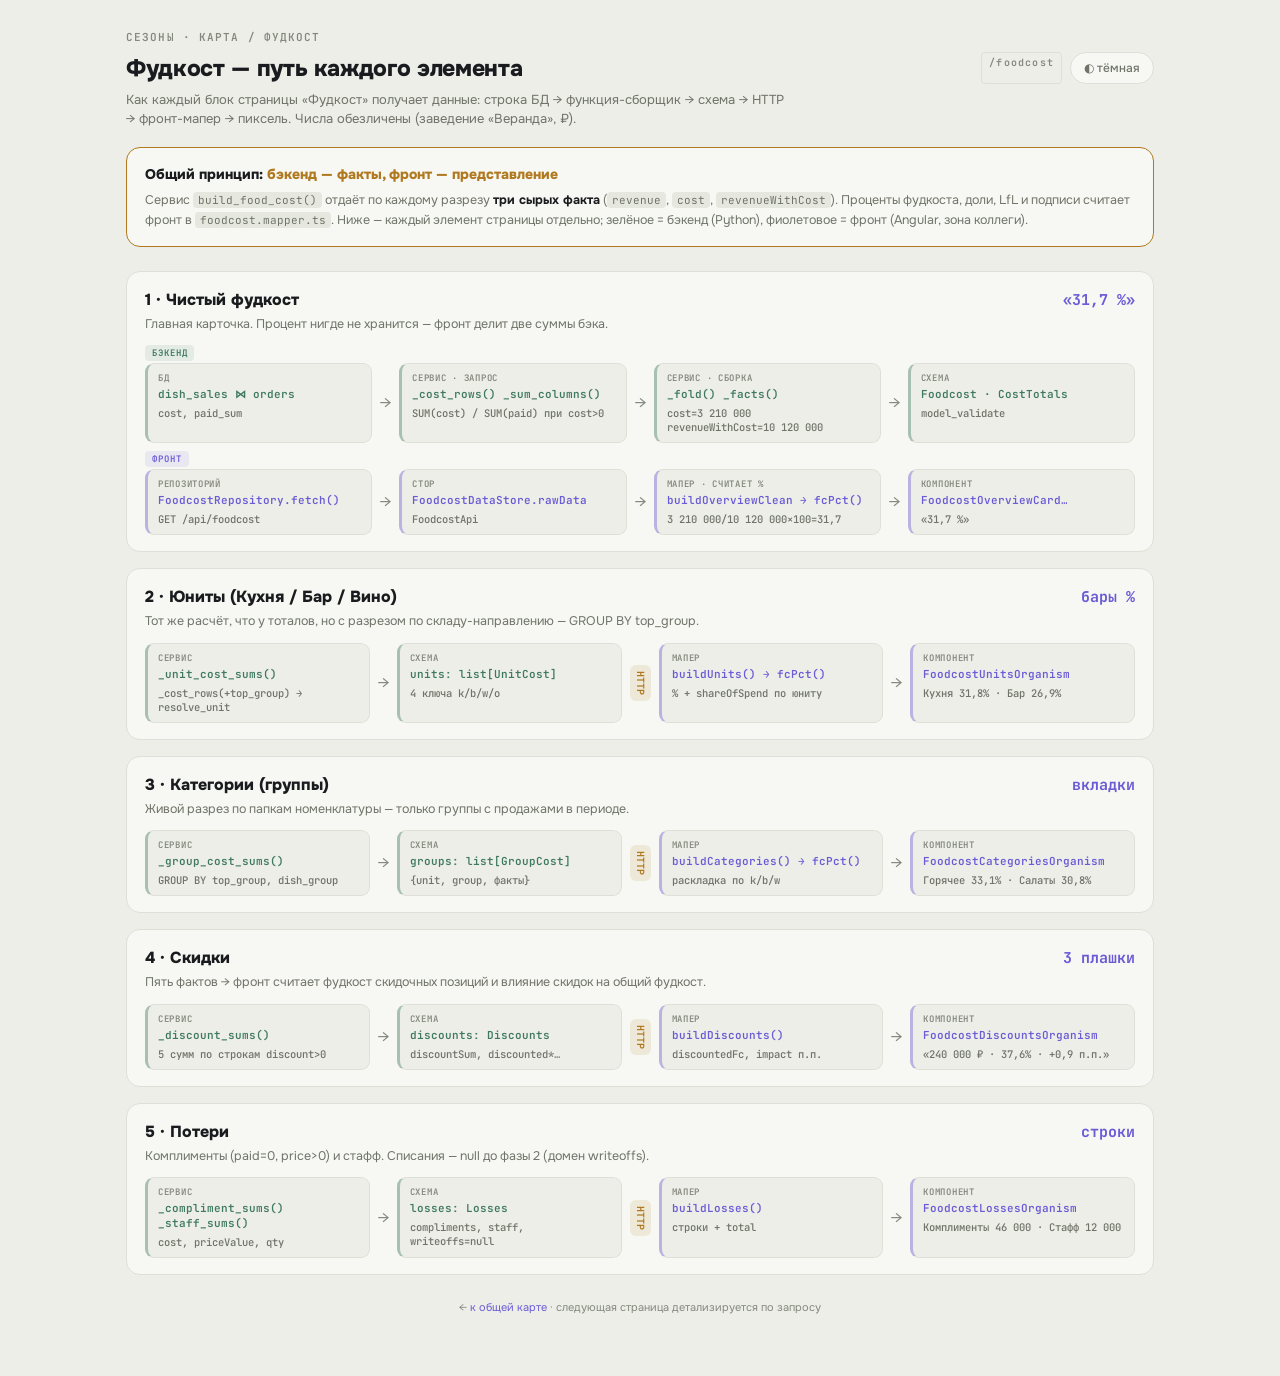
<file: map/foodcost.html>
<!DOCTYPE html>
<html lang="ru">
<head>
<meta charset="utf-8">
<meta name="viewport" content="width=device-width, initial-scale=1">
<title>Сезоны — карта данных · Фудкост</title>
<link rel="preconnect" href="https://fonts.googleapis.com">
<link rel="preconnect" href="https://fonts.gstatic.com" crossorigin>
<link href="https://fonts.googleapis.com/css2?family=JetBrains+Mono:wght@400;500;600&family=Onest:wght@400;500;600;700;800&display=swap" rel="stylesheet">
<link rel="stylesheet" href="style.css">
</head>
<body>
  <div class="crumbs"><a href="index.html">СЕЗОНЫ · КАРТА</a> / ФУДКОСТ</div>
  <header>
    <div>
      <h1>Фудкост — путь каждого элемента</h1>
      <div class="sub">Как каждый блок страницы «Фудкост» получает данные: строка БД →
        функция-сборщик → схема → HTTP → фронт-мапер → пиксель. Числа обезличены
        (заведение «Веранда», ₽).</div>
    </div>
    <div class="right">
      <span class="badge">/foodcost</span>
      <button class="ghost" onclick="tg()">◐ тёмная</button>
    </div>
  </header>

  <div class="insight">
    <h3>Общий принцип: <span class="accent">бэкенд — факты, фронт — представление</span></h3>
    <p>Сервис <code>build_food_cost()</code> отдаёт по каждому разрезу <b>три сырых факта</b>
    (<code>revenue</code>, <code>cost</code>, <code>revenueWithCost</code>). Проценты фудкоста,
    доли, LfL и подписи считает фронт в <code>foodcost.mapper.ts</code>. Ниже — каждый элемент
    страницы отдельно; зелёное = бэкенд (Python), фиолетовое = фронт (Angular, зона коллеги).</p>
  </div>

  <!-- 1. Чистый фудкост -->
  <div class="elt" id="clean">
    <div class="eh"><h3>1 · Чистый фудкост</h3><span class="pixel">«31,7 %»</span></div>
    <div class="edesc">Главная карточка. Процент нигде не хранится — фронт делит две суммы бэка.</div>
    <div class="zonelabel"><span class="zt b">БЭКЕНД</span></div>
    <div class="flow">
      <div class="node be"><div class="nk">БД</div><div class="nf">dish_sales ⋈ orders</div><div class="nv">cost, paid_sum</div></div>
      <div class="sep">→</div>
      <div class="node be"><div class="nk">СЕРВИС · ЗАПРОС</div><div class="nf">_cost_rows() _sum_columns()</div><div class="nv">SUM(cost) / SUM(paid) при cost&gt;0</div></div>
      <div class="sep">→</div>
      <div class="node be"><div class="nk">СЕРВИС · СБОРКА</div><div class="nf">_fold() _facts()</div><div class="nv">cost=3 210 000<br>revenueWithCost=10 120 000</div></div>
      <div class="sep">→</div>
      <div class="node be"><div class="nk">СХЕМА</div><div class="nf">Foodcost · CostTotals</div><div class="nv">model_validate</div></div>
    </div>
    <div class="zonelabel" style="margin-top:8px"><span class="zt f">ФРОНТ</span></div>
    <div class="flow">
      <div class="node fe"><div class="nk">РЕПОЗИТОРИЙ</div><div class="nf">FoodcostRepository.fetch()</div><div class="nv">GET /api/foodcost</div></div>
      <div class="sep">→</div>
      <div class="node fe"><div class="nk">СТОР</div><div class="nf">FoodcostDataStore.rawData</div><div class="nv">FoodcostApi</div></div>
      <div class="sep">→</div>
      <div class="node fe"><div class="nk">МАПЕР · СЧИТАЕТ %</div><div class="nf">buildOverviewClean → fcPct()</div><div class="nv">3 210 000/10 120 000×100=31,7</div></div>
      <div class="sep">→</div>
      <div class="node fe"><div class="nk">КОМПОНЕНТ</div><div class="nf">FoodcostOverviewCard…</div><div class="nv">«31,7 %»</div></div>
    </div>
  </div>

  <!-- 2. Юниты -->
  <div class="elt" id="units">
    <div class="eh"><h3>2 · Юниты (Кухня / Бар / Вино)</h3><span class="pixel">бары %</span></div>
    <div class="edesc">Тот же расчёт, что у тоталов, но с разрезом по складу-направлению — GROUP BY top_group.</div>
    <div class="flow">
      <div class="node be"><div class="nk">СЕРВИС</div><div class="nf">_unit_cost_sums()</div><div class="nv">_cost_rows(+top_group) → resolve_unit</div></div>
      <div class="sep">→</div>
      <div class="node be"><div class="nk">СХЕМА</div><div class="nf">units: list[UnitCost]</div><div class="nv">4 ключа k/b/w/o</div></div>
      <div class="httpsep">HTTP</div>
      <div class="node fe"><div class="nk">МАПЕР</div><div class="nf">buildUnits() → fcPct()</div><div class="nv">% + shareOfSpend по юниту</div></div>
      <div class="sep">→</div>
      <div class="node fe"><div class="nk">КОМПОНЕНТ</div><div class="nf">FoodcostUnitsOrganism</div><div class="nv">Кухня 31,8% · Бар 26,9%</div></div>
    </div>
  </div>

  <!-- 3. Категории -->
  <div class="elt" id="categories">
    <div class="eh"><h3>3 · Категории (группы)</h3><span class="pixel">вкладки</span></div>
    <div class="edesc">Живой разрез по папкам номенклатуры — только группы с продажами в периоде.</div>
    <div class="flow">
      <div class="node be"><div class="nk">СЕРВИС</div><div class="nf">_group_cost_sums()</div><div class="nv">GROUP BY top_group, dish_group</div></div>
      <div class="sep">→</div>
      <div class="node be"><div class="nk">СХЕМА</div><div class="nf">groups: list[GroupCost]</div><div class="nv">{unit, group, факты}</div></div>
      <div class="httpsep">HTTP</div>
      <div class="node fe"><div class="nk">МАПЕР</div><div class="nf">buildCategories() → fcPct()</div><div class="nv">раскладка по k/b/w</div></div>
      <div class="sep">→</div>
      <div class="node fe"><div class="nk">КОМПОНЕНТ</div><div class="nf">FoodcostCategoriesOrganism</div><div class="nv">Горячее 33,1% · Салаты 30,8%</div></div>
    </div>
  </div>

  <!-- 4. Скидки -->
  <div class="elt" id="discounts">
    <div class="eh"><h3>4 · Скидки</h3><span class="pixel">3 плашки</span></div>
    <div class="edesc">Пять фактов → фронт считает фудкост скидочных позиций и влияние скидок на общий фудкост.</div>
    <div class="flow">
      <div class="node be"><div class="nk">СЕРВИС</div><div class="nf">_discount_sums()</div><div class="nv">5 сумм по строкам discount&gt;0</div></div>
      <div class="sep">→</div>
      <div class="node be"><div class="nk">СХЕМА</div><div class="nf">discounts: Discounts</div><div class="nv">discountSum, discounted*…</div></div>
      <div class="httpsep">HTTP</div>
      <div class="node fe"><div class="nk">МАПЕР</div><div class="nf">buildDiscounts()</div><div class="nv">discountedFc, impact п.п.</div></div>
      <div class="sep">→</div>
      <div class="node fe"><div class="nk">КОМПОНЕНТ</div><div class="nf">FoodcostDiscountsOrganism</div><div class="nv">«240 000 ₽ · 37,6% · +0,9 п.п.»</div></div>
    </div>
  </div>

  <!-- 5. Потери -->
  <div class="elt" id="losses">
    <div class="eh"><h3>5 · Потери</h3><span class="pixel">строки</span></div>
    <div class="edesc">Комплименты (paid=0, price&gt;0) и стафф. Списания — null до фазы 2 (домен writeoffs).</div>
    <div class="flow">
      <div class="node be"><div class="nk">СЕРВИС</div><div class="nf">_compliment_sums() _staff_sums()</div><div class="nv">cost, priceValue, qty</div></div>
      <div class="sep">→</div>
      <div class="node be"><div class="nk">СХЕМА</div><div class="nf">losses: Losses</div><div class="nv">compliments, staff, writeoffs=null</div></div>
      <div class="httpsep">HTTP</div>
      <div class="node fe"><div class="nk">МАПЕР</div><div class="nf">buildLosses()</div><div class="nv">строки + total</div></div>
      <div class="sep">→</div>
      <div class="node fe"><div class="nk">КОМПОНЕНТ</div><div class="nf">FoodcostLossesOrganism</div><div class="nv">Комплименты 46 000 · Стафф 12 000</div></div>
    </div>
  </div>

  <div class="foot">← <a href="index.html" style="color:var(--fe)">к общей карте</a> · следующая страница детализируется по запросу</div>

<script>
  function tg(){const r=document.documentElement;const d=r.dataset.theme==='dark';
    r.dataset.theme=d?'':'dark';document.querySelector('.ghost').textContent=d?'◐ тёмная':'◑ светлая';}
</script>
</body>
</html>
</file>
<file: app/base.css>
/* ============================================================
   БАЗА — общие стили дашборда и фудкоста
   ============================================================ */

:root{
  --bg:#0D1220;
  --side:#090D17;
  --card:#151B2C;
  --card2:#1A2136;
  --line:#222B42;
  --txt:#E9EDF6;
  --mut:#8590A8;
  --mut2:#5A6480;
  --grn:#3DDC97;
  --grn2:#19A06B;
  --vio:#6E6BFF;
  --vio2:#8F5CFF;
  --red:#FF6B6B;
  --r:16px;
}
*{margin:0;padding:0;box-sizing:border-box}
body{
  font-family:'Manrope',sans-serif;
  background:var(--bg);color:var(--txt);
  min-height:100vh;font-size:14px;
}
button{font-family:inherit;cursor:pointer}
.app{display:grid;grid-template-columns:208px 1fr 296px;min-height:100vh}
/* ============ sidebar ============ */
.side{background:var(--side);padding:26px 14px;display:flex;flex-direction:column;gap:4px;border-right:1px solid #141A2B}
.logo{font-weight:800;letter-spacing:.22em;font-size:.95rem;padding:0 12px 26px;color:#fff}
.logo span{color:var(--grn)}
.nav{display:flex;flex-direction:column;gap:3px}
.nav a{
  display:flex;align-items:center;gap:11px;color:var(--mut);
  text-decoration:none;font-weight:500;font-size:.86rem;
  padding:10px 12px;border-radius:10px;transition:all .15s;
}
.nav a svg{width:17px;height:17px;flex:none}
.nav a:hover{color:var(--txt);background:#11182A}
.nav a.on{
  color:#fff;
  background:linear-gradient(90deg,rgba(110,107,255,.28),rgba(61,220,151,.14));
  box-shadow:inset 0 0 0 1px rgba(110,107,255,.35);
}
.nav .badge{margin-left:auto;background:var(--vio);color:#fff;font-size:.66rem;font-weight:700;border-radius:99px;padding:2px 7px}
.nav-sep{height:1px;background:#161D30;margin:18px 8px}
.side-bottom{margin-top:auto;padding:0 12px}
.mode{
  display:inline-flex;align-items:center;gap:7px;font-size:.72rem;color:var(--mut);
  background:#11182A;border:1px solid var(--line);border-radius:99px;padding:6px 12px;
}
.mode .sun{width:9px;height:9px;border-radius:50%;background:var(--grn);box-shadow:0 0 8px var(--grn)}
/* ============ main ============ */
.main{padding:24px 26px 36px;min-width:0}
.head{display:flex;align-items:center;gap:16px;margin-bottom:22px}
.head h1{font-size:1.35rem;font-weight:700}
.head h1 em{font-style:normal;color:var(--grn)}
.search{
  margin-left:auto;display:flex;align-items:center;gap:9px;
  background:var(--card);border:1px solid var(--line);border-radius:12px;
  padding:9px 14px;width:230px;color:var(--mut2);font-size:.83rem;
}
.search svg{width:14px;height:14px;margin-left:auto}
/* период-контролы в шапке */
.period-bar{display:flex;align-items:center;gap:10px;flex-wrap:wrap;margin-bottom:18px}
.seg{display:flex;background:var(--card);border:1px solid var(--line);border-radius:11px;padding:3px;gap:2px}
.seg button{border:0;background:none;color:var(--mut);font-size:.76rem;font-weight:600;padding:6px 13px;border-radius:8px;transition:all .15s}
.seg button:hover{color:var(--txt)}
.seg button.on{background:linear-gradient(90deg,rgba(110,107,255,.35),rgba(61,220,151,.22));color:#fff;box-shadow:inset 0 0 0 1px rgba(110,107,255,.4)}
.date-pill{display:flex;align-items:center;gap:8px;background:var(--card);border:1px solid var(--line);border-radius:11px;padding:7px 14px;font-size:.78rem;font-weight:600}
.date-pill svg{width:14px;height:14px;color:var(--mut)}
.dp-note{font-size:.68rem;font-weight:600;color:var(--mut2);margin-left:2px}
.k-period{font-size:.69rem;font-weight:600;color:var(--mut);background:var(--card2);border:1px solid var(--line);border-radius:99px;padding:3px 10px;white-space:nowrap}
.dq{font-size:.66rem;font-weight:700;border-radius:99px;padding:2px 7px;margin-left:4px;cursor:pointer}
.dq.warn{background:rgba(181,128,62,.15);color:#D9A861;box-shadow:inset 0 0 0 1px rgba(181,128,62,.35)}
.dq.ok{background:rgba(61,220,151,.12);color:var(--grn);box-shadow:inset 0 0 0 1px rgba(61,220,151,.3)}
.lfl.up{background:rgba(61,220,151,.13);color:var(--grn);box-shadow:inset 0 0 0 1px rgba(61,220,151,.35)}
.lfl.dn{background:rgba(255,107,107,.12);color:var(--red);box-shadow:inset 0 0 0 1px rgba(255,107,107,.3)}
.lfl-cap{font-size:.68rem;color:var(--mut2);margin-top:5px}
.kpop{
  position:fixed;z-index:60;width:272px;opacity:0;pointer-events:none;
  background:#10162A;border:1px solid rgba(110,107,255,.45);border-radius:14px;
  padding:14px 16px 13px;box-shadow:0 18px 44px rgba(0,0,0,.6);
  transform:translateY(6px);transition:opacity .15s,transform .15s;
}
.kpop.show{opacity:1;pointer-events:auto;transform:none}
.kpop::before{
  content:"";position:absolute;top:-6px;left:var(--ax,28px);width:10px;height:10px;
  background:#10162A;border-left:1px solid rgba(110,107,255,.45);border-top:1px solid rgba(110,107,255,.45);
  transform:rotate(45deg);
}
.kpop h5{font-size:.78rem;font-weight:800;margin-bottom:8px}
.kpop .pr b.up{color:var(--grn)}
.kpop .pr b.dn{color:var(--red)}
.kpop.day::before{top:auto;bottom:-6px;border:0;border-right:1px solid rgba(110,107,255,.45);border-bottom:1px solid rgba(110,107,255,.45)}
/* panels */
.panel{background:var(--card);border:1px solid var(--line);border-radius:var(--r);padding:18px 20px;margin-bottom:16px}
.p-head{display:flex;align-items:center;gap:10px;flex-wrap:wrap;margin-bottom:14px}
.p-head h3{font-size:.98rem;font-weight:700}
.p-head .sp{margin-left:auto;display:flex;gap:8px}
.pill{
  background:var(--card2);border:1px solid var(--line);color:var(--mut);
  font-size:.74rem;font-weight:600;border-radius:99px;padding:6px 13px;
  display:flex;align-items:center;gap:6px;transition:all .15s;
}
.pill:hover{color:var(--txt);border-color:#334062}
.pill::after{content:"▾";font-size:.6rem;opacity:.7}
.legend{display:flex;gap:16px;font-size:.74rem;color:var(--mut);margin-bottom:6px}
.legend i{width:9px;height:9px;border-radius:50%;display:inline-block;margin-right:6px}
.chart-wrap{position:relative}
.fc-list{display:flex;flex-direction:column;gap:15px}
.fc-item{}
.fc-top{display:flex;justify-content:space-between;align-items:baseline;margin-bottom:7px}
.fc-name{font-size:.85rem;font-weight:600}
.fc-pct{font-size:.95rem;font-weight:800}
.fc-track{height:8px;border-radius:99px;background:#1B2236;position:relative;overflow:visible}
.fc-track i{display:block;height:100%;border-radius:99px;background:linear-gradient(90deg,var(--grn2),var(--grn))}
.fc-track i.v{background:linear-gradient(90deg,#4B49C9,var(--vio2))}
.fc-track i.w{background:linear-gradient(90deg,#8A2D52,#C7466F)}
.fc-goal{position:absolute;top:-3px;bottom:-3px;width:2px;background:#E9EDF6;opacity:.65;border-radius:2px}
.fc-sub{font-size:.7rem;color:var(--mut);margin-top:6px}
.fc-sub .up{color:var(--grn);font-weight:700}
.fc-sub .dn{color:var(--red);font-weight:700}
/* ============ right column ============ */
.right{padding:24px 22px;border-left:1px solid #141A2B;background:#0B101D}
.profile{display:flex;align-items:center;gap:11px;margin-bottom:24px;justify-content:flex-end}
.icon-btn{
  width:36px;height:36px;border-radius:11px;border:1px solid var(--line);
  background:var(--card);color:var(--mut);display:grid;place-items:center;position:relative;
}
.icon-btn svg{width:16px;height:16px}
.icon-btn .ndot{position:absolute;top:8px;right:9px;width:6px;height:6px;border-radius:50%;background:var(--grn);box-shadow:0 0 6px var(--grn)}
.ava{
  width:38px;height:38px;border-radius:12px;flex:none;
  background:linear-gradient(135deg,var(--vio),var(--grn));
  display:grid;place-items:center;font-weight:800;font-size:.85rem;color:#0A0E18;
}
.who{line-height:1.25}
.who b{font-size:.84rem;display:block}
.who span{font-size:.7rem;color:var(--mut)}
.r-block h4{font-size:.95rem;font-weight:700;margin-bottom:3px}
.r-block .r-cap{font-size:.72rem;color:var(--mut);margin-bottom:14px}
.r-head{display:flex;align-items:flex-start;justify-content:space-between;gap:10px}
.cat .c-top span.up{color:var(--grn)}
.cat .c-top span.dn{color:var(--red)}
.bar i.w{background:linear-gradient(90deg,#8A2D52,#C7466F);box-shadow:0 0 10px rgba(199,70,111,.3)}
.r-table{width:100%;border-collapse:collapse;font-size:.76rem}
.r-table th{color:var(--mut);font-weight:600;text-align:left;padding:7px 4px;border-bottom:1px solid var(--line);font-size:.68rem;text-transform:uppercase;letter-spacing:.05em}
.r-table td{padding:8px 4px;border-bottom:1px solid #161D30}
.r-table tr:last-child td{border-bottom:0}
.r-divider{height:1px;background:#161D30;margin:22px 0}
.r-link{display:inline-block;margin-top:14px;font-size:.76rem;font-weight:700;color:#8B89FF;text-decoration:none}
.r-link:hover{color:#A5A3FF}
.stock-total{margin-bottom:14px}
.st-sum{font-size:1.5rem;font-weight:800;letter-spacing:-.01em}
.store-split{display:flex;flex-direction:column;gap:7px}
.ss-row{display:flex;justify-content:space-between;font-size:.78rem;color:var(--mut)}
.ss-row b{color:var(--txt);font-weight:700}
.ss-bar i.w{background:linear-gradient(90deg,#8A2D52,#C7466F)}
.up{color:var(--grn)}
.dn{color:var(--red)}
@media(max-width:1180px){.app{grid-template-columns:208px 1fr}.right{display:none}}
@media(max-width:900px){
  .app{grid-template-columns:1fr}
  .side{flex-direction:row;align-items:center;padding:14px 16px}
  .logo{padding:0 14px 0 0}
  .nav{flex-direction:row}
  .nav-sep,.side-bottom{display:none}
  .kpis,.row2{grid-template-columns:1fr}
  .search{display:none}
}
.fc-tile.w::before{background:#C7466F}
.fc-tile .ft-goal b.up{color:var(--grn)}
.fc-tile .ft-goal b.dn{color:var(--red)}
.fc-tile.w .ft-fill{background:linear-gradient(90deg,#8A2D52,#C7466F)}
.tag-unit.w{background:rgba(199,70,111,.14);color:#E27396}
.cmp-pill{display:flex;align-items:center;gap:7px;background:rgba(110,107,255,.12);border:1px solid rgba(110,107,255,.4);border-radius:11px;padding:7px 14px;font-size:.76rem;font-weight:600;color:#A5A3FF}
.cmp-pill b{color:#C9C8FF}
.cmp-pill .x{margin-left:4px;opacity:.6;cursor:pointer}
</file>
<file: app/dashboard.css>
/* ============================================================
   ДАШБОРД — только index.html
   ============================================================ */

/* KPI */
.kpis{display:grid;grid-template-columns:repeat(3,1fr);gap:16px;margin-bottom:16px}
.kpi{
  background:var(--card);border:1px solid var(--line);border-radius:var(--r);
  padding:15px 18px 17px;overflow:hidden;position:relative;
  display:flex;flex-direction:column;
}
.k-top{display:flex;align-items:center;justify-content:space-between;gap:8px}
.kpi .ttl{font-weight:700;font-size:.93rem;display:flex;align-items:center;gap:8px}
.kpi .ttl::before{content:"";width:3px;height:13px;border-radius:2px;background:var(--mut2)}
.kpi.m-rev .ttl::before{background:var(--grn)}
.kpi.m-check .ttl::before{background:var(--vio)}
.kpi.m-guests .ttl::before{background:#46C2B6}
.k-val{display:flex;align-items:center;gap:10px;margin-top:10px;flex-wrap:wrap}
.kpi .big{font-weight:800;font-size:1.42rem;letter-spacing:-.01em;color:var(--txt)}
.k-sub{font-size:.7rem;color:var(--mut);margin-top:6px}
.k-sub b{color:var(--txt);font-weight:700}
.dq-icon{display:inline-flex;align-items:center;justify-content:center;width:19px;height:19px;margin-left:5px;color:#D9A861;cursor:pointer;vertical-align:-4px;transition:filter .13s}
.dq-icon svg{width:16px;height:16px}
.dq-icon:hover{filter:brightness(1.25)}
.lfl{font-size:.72rem;font-weight:700;border-radius:99px;padding:3px 9px;display:inline-flex;align-items:center;gap:4px}
.lfl-cap.ghost,.k-goal .ghost{color:var(--mut2)}
.lfl-cap a,.k-goal a{color:#8B89FF;text-decoration:none;font-weight:600}
.k-goal{margin-top:auto;padding-top:12px;border-top:1px solid #1B2236}
.k-goal .g-row{display:flex;justify-content:space-between;align-items:baseline;font-size:.7rem;color:var(--mut);margin-bottom:6px}
.k-goal .g-row b{font-size:.74rem;font-weight:800;color:var(--txt)}
.k-goal .g-row b.over{color:var(--grn)}
.g-track{height:6px;border-radius:99px;background:#1B2236;overflow:hidden;position:relative}
.g-track i{display:block;height:100%;border-radius:99px;background:linear-gradient(90deg,var(--grn2),var(--grn));box-shadow:0 0 8px rgba(61,220,151,.4)}
.g-track i.v{background:linear-gradient(90deg,#4B49C9,var(--vio2));box-shadow:0 0 8px rgba(110,107,255,.4)}
.g-track i.r{background:linear-gradient(90deg,#B0413A,#FF6B6B);box-shadow:0 0 8px rgba(255,107,107,.4)}
.g-mark{position:absolute;top:0;bottom:0;width:2px;background:#5A6480;left:90.9%}
.k-goal .g-row b.r{color:var(--red)}
.k-goal .sub-row{font-size:.66rem;color:var(--mut2);margin-top:5px}
/* поповер деталей метрики */
.lfl[data-pop],.k-goal[data-pop]{cursor:pointer}
.k-goal[data-pop]:hover .g-row span{color:var(--txt)}
.lfl[data-pop]:hover{filter:brightness(1.18)}
.kpop .pr{display:flex;justify-content:space-between;gap:10px;font-size:.74rem;color:var(--mut);padding:3.5px 0}
.kpop .pr b{color:var(--txt);font-weight:700;white-space:nowrap}
.kpop .ft{font-size:.66rem;color:var(--mut2);border-top:1px solid #1B2236;margin-top:9px;padding-top:8px;line-height:1.55}
.kpop .ft a{color:#8B89FF;text-decoration:none;font-weight:700}
.row2{display:grid;grid-template-columns:1.5fr 1fr;gap:16px}
/* отзывы */
.rev-top{display:flex;gap:18px;align-items:flex-start;margin-bottom:16px}
.rev-score{flex:none}
.rs-num{font-size:2rem;font-weight:800;letter-spacing:-.02em;line-height:1}
.rs-num span{color:#E8B84B;font-size:1.3rem;margin-left:2px}
.rs-cap{font-size:.7rem;color:var(--mut2);margin-top:5px;max-width:120px}
.rev-split{flex:1;padding-top:3px}
.rev-bar{height:9px;border-radius:99px;overflow:hidden;display:flex;gap:2px;background:#1B2236}
.rev-bar i{height:100%;display:block}
.rev-bar i.good{background:var(--grn)}
.rev-bar i.mid{background:#C9A14B}
.rev-bar i.bad{background:var(--red)}
.rev-legend{display:flex;flex-direction:column;gap:5px;margin-top:11px;font-size:.76rem;color:var(--mut)}
.rev-legend b{font-weight:800;margin-right:5px}
.good-t{color:var(--grn)}
.mid-t{color:#D9B45F}
.bad-t{color:var(--red)}
.rl-cap{color:var(--mut2);font-size:.68rem;margin-left:3px}
.rev-src{display:flex;flex-direction:column;gap:0;border-top:1px solid #1B2236;padding-top:4px}
.src-row{display:flex;justify-content:space-between;align-items:center;padding:8px 0;border-bottom:1px solid #161D30;font-size:.82rem}
.src-row:last-child{border-bottom:0}
.src-name{color:var(--mut)}
.src-val{font-weight:800}
.src-n{color:var(--mut2);font-weight:600;font-size:.74rem}
/* фудкост */
.fc-cap{font-size:.72rem;color:var(--mut2);margin-bottom:15px}
.cat-list{display:flex;flex-direction:column;gap:13px;margin-bottom:26px}
.cat{font-size:.78rem}
.cat .c-top{display:flex;justify-content:space-between;margin-bottom:6px}
.cat .c-top b{font-weight:600;color:var(--txt)}
.cat .c-top span{font-weight:700}
.bar{height:7px;border-radius:99px;background:#1B2236;overflow:hidden}
.bar i{display:block;height:100%;border-radius:99px;background:linear-gradient(90deg,var(--grn2),var(--grn));box-shadow:0 0 10px rgba(61,220,151,.35)}
.bar i.v{background:linear-gradient(90deg,#4B49C9,var(--vio2));box-shadow:0 0 10px rgba(110,107,255,.35)}
.ss-bar{height:6px;border-radius:99px;background:#1B2236;overflow:hidden;margin-bottom:4px}
.ss-bar i{display:block;height:100%;border-radius:99px;background:linear-gradient(90deg,var(--grn2),var(--grn))}
.ss-bar i.v{background:linear-gradient(90deg,#4B49C9,var(--vio2))}
</file>
<file: map/style.css>
:root {
  --bg:#edeee8; --panel:#f7f8f3; --line:#d9dbd2; --line2:#dee0d7;
  --txt:#191b1e; --mut:#6f7368; --mut2:#84887d;
  --be:#3f7a5f; --be-bg:rgba(63,122,95,.10); --be-line:rgba(63,122,95,.4);
  --fe:#6b5bd6; --fe-bg:rgba(107,91,214,.10); --fe-line:rgba(107,91,214,.4);
  --http:#b0791f; --http-bg:rgba(176,121,31,.12);
  --chip:#e6e8e0; --code:#1b1d20; --accent:#b0791f;
  --ok:#3f7a5f; --wip:#b0791f;
}
:root[data-theme="dark"]{
  --bg:#101112; --panel:#17181a; --line:#262829; --line2:#2c2e2f;
  --txt:#ecede7; --mut:#8f938a; --mut2:#63665f;
  --be:#93bfa9; --be-bg:rgba(147,191,169,.10); --be-line:rgba(147,191,169,.35);
  --fe:#a99cf0; --fe-bg:rgba(169,156,240,.10); --fe-line:rgba(169,156,240,.35);
  --http:#d8b46a; --http-bg:rgba(216,180,106,.14);
  --chip:#1d1f21; --code:#0c0d0e; --accent:#d8b46a;
  --ok:#93bfa9; --wip:#d8b46a;
}
*{box-sizing:border-box;margin:0}
body{background:var(--bg);color:var(--txt);font:14px/1.5 'Onest',sans-serif;
  padding:30px 26px 60px;max-width:1080px;margin:0 auto;transition:background .2s,color .2s}
a{color:inherit;text-decoration:none}
.mono{font-family:'JetBrains Mono',monospace}
header{display:flex;align-items:flex-start;gap:14px;margin-bottom:6px}
h1{font-size:23px;font-weight:800;letter-spacing:-.015em}
.crumbs{font:600 11px 'JetBrains Mono',monospace;letter-spacing:.1em;color:var(--mut2);margin-bottom:8px}
.crumbs a:hover{color:var(--accent)}
.sub{color:var(--mut);font-size:13px;margin-top:3px;max-width:660px}
.badge{font:600 10px 'JetBrains Mono',monospace;letter-spacing:.12em;color:var(--mut2);
  border:1px solid var(--line2);border-radius:4px;padding:3px 7px;white-space:nowrap}
.right{margin-left:auto;display:flex;gap:8px}
button.ghost{background:var(--panel);color:var(--mut);border:1px solid var(--line2);
  border-radius:99px;font:500 12px 'Onest',sans-serif;padding:7px 13px;cursor:pointer}

/* index: page cards */
.pagecard{background:var(--panel);border:1px solid var(--line2);border-radius:14px;
  padding:16px 18px;margin-bottom:14px;border-left:3px solid var(--line)}
.pagecard.done{border-left-color:var(--ok)}
.pagecard .ph{display:flex;align-items:baseline;gap:10px;margin-bottom:2px}
.pagecard .ph h2{font-size:16px;font-weight:800}
.pagecard .ph .route{font:600 11px 'JetBrains Mono',monospace;color:var(--mut2)}
.pagecard .ph .st{margin-left:auto;font:600 10px 'JetBrains Mono',monospace;letter-spacing:.1em;
  padding:2px 8px;border-radius:5px}
.st.ok{color:var(--ok);background:var(--be-bg)} .st.wip{color:var(--wip);background:var(--http-bg)}
.pagecard .psub{color:var(--mut2);font-size:12px;margin-bottom:10px}
.el{display:grid;grid-template-columns:180px 1fr;gap:12px;padding:8px 0;border-top:1px solid var(--line)}
.el:first-of-type{border-top:0}
.el .en{font-weight:600;font-size:13px}
.el .en .lnk{color:var(--fe)} .el .en a.lnk:hover{text-decoration:underline}
.el .chain{font:500 11px 'JetBrains Mono',monospace;color:var(--mut);line-height:1.7;word-break:break-word}
.el .chain .be{color:var(--be)} .el .chain .fe{color:var(--fe)} .el .chain .ar{color:var(--mut2)}

/* detail: element flow cards */
.insight{margin:18px 0 24px;background:var(--panel);border:1px solid var(--accent);
  border-radius:14px;padding:16px 18px}
.insight h3{font-size:14px;font-weight:800;margin-bottom:5px}
.insight h3 .accent{color:var(--accent)}
.insight p{color:var(--mut);font-size:12.5px;line-height:1.6}
.insight b{color:var(--txt)}
.insight code{font-family:'JetBrains Mono',monospace;font-size:11px;background:var(--chip);padding:1px 5px;border-radius:4px}

.elt{background:var(--panel);border:1px solid var(--line2);border-radius:14px;
  padding:16px 18px;margin-bottom:16px}
.elt .eh{display:flex;align-items:baseline;gap:10px;margin-bottom:3px}
.elt .eh h3{font-size:16px;font-weight:800}
.elt .eh .pixel{margin-left:auto;font:700 15px 'JetBrains Mono',monospace;color:var(--fe)}
.elt .edesc{color:var(--mut);font-size:12.5px;margin-bottom:12px}
.flow{display:flex;flex-wrap:wrap;align-items:stretch;gap:8px}
.node{background:var(--bg);border:1px solid var(--line2);border-radius:9px;padding:8px 10px;
  min-width:120px;flex:1}
.node.be{border-left:3px solid var(--be-line)} .node.fe{border-left:3px solid var(--fe-line)}
.node .nk{font:600 9px 'JetBrains Mono',monospace;letter-spacing:.08em;color:var(--mut2);margin-bottom:3px}
.node .nf{font:600 11px 'JetBrains Mono',monospace;line-height:1.35;word-break:break-word}
.node.be .nf{color:var(--be)} .node.fe .nf{color:var(--fe)}
.node .nv{font:500 10.5px 'JetBrains Mono',monospace;color:var(--mut);margin-top:4px}
.sep{align-self:center;color:var(--mut2);font-size:16px;flex:none}
.httpsep{align-self:center;color:var(--http);font:700 10px 'JetBrains Mono',monospace;
  background:var(--http-bg);padding:6px 4px;border-radius:6px;flex:none;writing-mode:vertical-rl;text-orientation:mixed}
.zonelabel{display:flex;gap:8px;margin:6px 0 2px}
.zt{font:600 9px 'JetBrains Mono',monospace;letter-spacing:.1em;padding:2px 7px;border-radius:4px}
.zt.b{color:var(--be);background:var(--be-bg)} .zt.f{color:var(--fe);background:var(--fe-bg)}
.foot{margin-top:24px;color:var(--mut2);font-size:11px;text-align:center}
@media(max-width:760px){.el{grid-template-columns:1fr}.flow{flex-direction:column}.httpsep{writing-mode:horizontal-tb}}
</file>
<file: app/foodcost.css>
/* фудкост — стили только этой страницы */

.page-h{margin-bottom:6px}
.page-h h1{font-size:1.5rem;font-weight:800}
.page-h h1 em{font-style:normal;color:var(--grn)}
.sandbox-note{font-size:.74rem;color:var(--mut2);margin-top:4px;margin-bottom:22px}
.seg button.on{background:linear-gradient(90deg,rgba(110,107,255,.35),rgba(61,220,151,.22));color:#fff;box-shadow:inset 0 0 0 1px rgba(110,107,255,.4)}
.seg button:hover:not(.on){color:var(--txt)}
.fc-overview{display:grid;grid-template-columns:1fr 1.25fr;gap:16px;margin-bottom:16px}
.big-card{background:var(--card);border:1px solid var(--line);border-radius:var(--r);padding:20px 22px;position:relative;overflow:hidden}
.bc-head{display:flex;align-items:center;justify-content:space-between;gap:10px;margin-bottom:4px}
.bc-title{font-size:.82rem;font-weight:700;display:flex;align-items:center;gap:8px}
.bc-title .tag{font-size:.64rem;font-weight:700;letter-spacing:.04em;text-transform:uppercase;color:var(--mut2);background:var(--card2);border:1px solid var(--line);padding:2px 8px;border-radius:99px}
.bc-sub{font-size:.7rem;color:var(--mut2);margin-bottom:16px}
.bc-main{display:flex;align-items:baseline;gap:12px;flex-wrap:wrap}
.bc-pct{font-size:2.7rem;font-weight:800;letter-spacing:-.02em;line-height:1}
.bc-meta{display:flex;flex-direction:column;gap:3px;font-size:.72rem;color:var(--mut)}
.bc-meta b{color:var(--txt);font-weight:700}
.clean .bc-pct{color:var(--grn)}
.clean::before{content:"";position:absolute;left:0;top:0;bottom:0;width:3px;background:var(--grn)}
.dirty::before{content:"";position:absolute;left:0;top:0;bottom:0;width:3px;background:var(--amber)}
.dirty .bc-pct{color:var(--amber)}
.losses{background:var(--card);border:1px solid var(--line);border-radius:var(--r);padding:20px 22px;margin-top:16px}
.losses-head{margin-bottom:16px}
.losses-head h2{font-size:1.05rem;font-weight:700}
.losses-sub{font-size:.72rem;color:var(--mut2)}
.loss-table{width:100%;border-collapse:collapse}
.loss-table th{text-align:left;font-size:.68rem;text-transform:uppercase;letter-spacing:.06em;color:var(--mut2);font-weight:700;padding:0 12px 11px;border-bottom:1px solid var(--line)}
.loss-table th.num,.loss-table td.num{text-align:right}
.loss-table td{padding:13px 12px;border-bottom:1px solid #1B2236;font-size:.86rem}
.loss-table .lt-name{font-weight:600}
.loss-table td small{display:block;color:var(--mut2);font-size:.7rem;font-weight:400;margin-top:2px}
.loss-table td.num{font-weight:700;font-variant-numeric:tabular-nums}
.loss-table td.goal{color:var(--mut)}
.loss-table td.bad{color:var(--red)}
.loss-table td.ok{color:var(--grn)}
.loss-table tfoot td{border-bottom:0;border-top:2px solid var(--line);padding-top:14px;font-size:.9rem}
.loss-table tfoot .lt-name{font-weight:800}
.discounts{background:var(--card);border:1px solid var(--line);border-radius:var(--r);padding:20px 22px;margin-top:16px}
.disc-grid{display:grid;grid-template-columns:repeat(3,1fr);gap:14px}
.disc-cell{background:var(--card2);border:1px solid var(--line);border-radius:12px;padding:15px 17px}
.dc-label{font-size:.7rem;font-weight:700;text-transform:uppercase;letter-spacing:.05em;color:var(--mut2)}
.dc-val{font-size:1.5rem;font-weight:800;letter-spacing:-.01em;margin:8px 0 4px}
.dc-val.amber{color:var(--amber)}
.dc-cap{font-size:.7rem;color:var(--mut)}
.catfc{background:var(--card);border:1px solid var(--line);border-radius:var(--r);padding:20px 22px;margin-top:16px}
.catfc-head{display:flex;align-items:center;justify-content:space-between;gap:14px;flex-wrap:wrap;margin-bottom:16px}
.catfc-head h2{font-size:1.05rem;font-weight:700}
.catfc-tabs{display:flex;background:var(--card2);border:1px solid var(--line);border-radius:10px;padding:3px;gap:2px}
.ct-tab{border:0;background:none;color:var(--mut);font-size:.78rem;font-weight:600;padding:6px 16px;border-radius:7px;cursor:pointer;transition:all .14s}
.ct-tab:hover:not(.on){color:var(--txt)}
.ct-tab[data-unit="k"].on{background:var(--grn);color:#08130D}
.ct-tab[data-unit="b"].on{background:var(--vio);color:#fff}
.ct-tab[data-unit="w"].on{background:#C7466F;color:#fff}
.cat-table td.fc-pct{font-weight:800}
.cat-table td.fc-pct.over{color:var(--red)}
.cat-table .ok{color:var(--grn)}
.cat-table .bad{color:var(--red)}
.prodchart{background:var(--card);border:1px solid var(--line);border-radius:var(--r);padding:20px 22px;margin-top:16px;position:relative}
.seg.sm button{padding:5px 12px;font-size:.74rem}
.pc-side-label{display:flex;gap:18px;font-size:.74rem;margin:6px 0 14px}
.pcs.ok{color:var(--grn)}
.pcs.bad{color:var(--red)}
.pc-chart{white-space:nowrap;height:330px;padding-top:10px;overflow-x:auto;font-size:0}
.pc-bar{display:inline-block;vertical-align:bottom;width:42px;text-align:center;cursor:pointer;white-space:normal}
.pc-col{display:inline-block;width:34px;border-radius:5px 5px 0 0;position:relative;overflow:hidden;vertical-align:bottom}
.pc-bar:hover .pc-col{opacity:.82}
.pc-cost{display:block;width:100%;position:absolute;left:0;bottom:0}
.pc-bar.good .pc-col{background:rgba(61,220,151,.22)}
.pc-bar.good .pc-cost{background:linear-gradient(180deg,var(--grn2),#147a52)}
.pc-bar.bad .pc-col{background:rgba(255,107,107,.18)}
.pc-bar.bad .pc-cost{background:linear-gradient(180deg,#c8453f,#8f2f2b)}
.pc-fc{display:block;font-size:.66rem;font-weight:800;margin-bottom:5px}
.pc-bar.good .pc-fc{color:var(--grn)}
.pc-bar.bad .pc-fc{color:var(--red)}
.pc-name{display:block;font-size:.6rem;color:var(--mut);margin-top:7px;line-height:1.2;height:30px;overflow:hidden}
.pc-divider{display:inline-block;vertical-align:bottom;width:1px;height:250px;background:repeating-linear-gradient(180deg,var(--line) 0 6px,transparent 6px 12px);margin:0 9px}
.pc-tip{position:absolute;pointer-events:none;opacity:0;transition:opacity .1s;background:#0A0E18;border:1px solid #2B3554;border-radius:10px;padding:9px 12px;font-size:.74rem;white-space:nowrap;z-index:5;box-shadow:0 8px 24px rgba(0,0,0,.5);transform:translate(-50%,-110%)}
.pc-tip b{font-weight:800}
.pc-tip .row{display:flex;justify-content:space-between;gap:14px;color:var(--mut);margin-top:3px}
.pc-tip .row b{color:var(--txt)}
.units{display:grid;grid-template-columns:repeat(3,1fr);gap:16px}
.unit{background:var(--card);border:1px solid var(--line);border-radius:var(--r);padding:18px 20px;position:relative;overflow:hidden}
.unit::before{content:"";position:absolute;left:0;top:0;bottom:0;width:3px}
.unit.k::before{background:var(--grn)}
.unit.b::before{background:var(--vio)}
.unit.w::before{background:#C7466F}
.u-head{display:flex;align-items:center;justify-content:space-between;margin-bottom:12px}
.u-name{font-size:.92rem;font-weight:700}
.u-pct{display:flex;align-items:baseline;gap:10px;margin-bottom:14px}
.u-pct .v{font-size:1.7rem;font-weight:800;letter-spacing:-.01em}
.u-rows{display:flex;flex-direction:column;gap:0}
.u-row{display:flex;justify-content:space-between;align-items:baseline;font-size:.76rem;padding:7px 0;border-bottom:1px solid #1B2236;color:var(--mut)}
.u-row:last-child{border-bottom:0}
.u-row b{color:var(--txt);font-weight:700;font-size:.82rem}
.u-row .goal-ok{color:var(--grn)}
.u-row .goal-bad{color:var(--red)}

@media(max-width:900px){
  body{padding:20px 16px 48px}
  .fc-overview,.units{grid-template-columns:1fr}
}

/* семафор фудкоста: рост = плохо (обратно дашборду) */
.page-foodcost .lfl.up{background:rgba(255,107,107,.12);color:var(--red);box-shadow:inset 0 0 0 1px rgba(255,107,107,.3)}
.page-foodcost .lfl.dn{background:rgba(61,220,151,.13);color:var(--grn);box-shadow:inset 0 0 0 1px rgba(61,220,151,.35)}

.pc-controls{display:flex;gap:8px;align-items:center}
</file>
<file: app/sales.css>
/* продажи — стили только этой страницы */

.sandbox-note{font-size:.74rem;color:var(--mut2);margin:4px 0 22px}
.block{background:var(--card);border:1px solid var(--line);border-radius:var(--r);padding:20px 22px;margin-bottom:16px}
.block-head{display:flex;align-items:center;justify-content:space-between;gap:14px;flex-wrap:wrap;margin-bottom:16px}
.block-head h2{font-size:1.05rem;font-weight:700}
.block-head .sub{font-size:.72rem;color:var(--mut2)}
.bars-legend{display:flex;gap:18px;font-size:.74rem;color:var(--mut);margin-bottom:16px}
.bars-legend i.sw{display:inline-block;width:11px;height:11px;border-radius:3px;margin-right:6px;vertical-align:-1px}
.bars-legend i.sw.rev{background:rgba(110,107,255,.5)}
.bars-legend i.sw.gp{background:linear-gradient(90deg,var(--grn2),var(--grn))}
.bar-group{margin-bottom:18px}
.bar-group:last-child{margin-bottom:0}
.bg-title{font-size:.7rem;font-weight:800;letter-spacing:.06em;text-transform:uppercase;color:var(--mut2);padding:0 0 10px;display:flex;align-items:center;gap:8px}
.bg-title::before{content:"";width:9px;height:9px;border-radius:2px;background:var(--cc)}
.bar-row{display:flex;align-items:center;gap:16px;padding:8px 0}
.br-name{width:150px;flex:none;font-size:.84rem;font-weight:600}
.br-track{flex:1;height:18px;background:#161D30;border-radius:6px;position:relative;overflow:hidden}
.br-rev{position:absolute;left:0;top:0;bottom:0;border-radius:6px;background:rgba(110,107,255,.4)}
.br-gp{position:absolute;left:0;top:0;bottom:0;border-radius:6px;background:linear-gradient(90deg,var(--grn2),var(--grn))}
.br-vals{width:180px;flex:none;text-align:right;display:flex;flex-direction:column;line-height:1.25}
.br-vals .br-r{font-weight:700;font-size:.84rem;font-variant-numeric:tabular-nums}
.br-vals .br-g{font-weight:700;font-size:.78rem;color:var(--grn);font-variant-numeric:tabular-nums}
.br-vals small{font-size:.64rem;color:var(--mut2)}
.donut-wrap{display:flex;gap:30px;align-items:center;flex-wrap:wrap}
.donut-side{position:relative;width:220px;height:220px;flex:none}
.donut-side svg{width:220px;height:220px;display:block}
.donut-seg{transition:opacity .15s}
.donut-seg.dim{opacity:.25}
.donut-center{position:absolute;inset:0;display:flex;flex-direction:column;align-items:center;justify-content:center;pointer-events:none;text-align:center}
.dc-label{font-size:.64rem;font-weight:700;text-transform:uppercase;letter-spacing:.06em;color:var(--mut2)}
.dc-val{font-size:1.35rem;font-weight:800;letter-spacing:-.01em;margin-top:2px}
.dc-sub{font-size:.7rem;color:var(--mut);margin-top:3px}
.legend-side{flex:1;min-width:280px}
.lg-head{display:flex;justify-content:flex-end;gap:40px;font-size:.66rem;font-weight:700;text-transform:uppercase;letter-spacing:.04em;color:var(--mut2);padding-bottom:9px;border-bottom:1px solid var(--line);margin-bottom:4px}
.lg-row{display:flex;align-items:center;gap:11px;padding:11px 0;border-bottom:1px solid #1B2236;cursor:default}
.lg-row:last-child{border-bottom:0}
.lg-dot{width:11px;height:11px;border-radius:3px;flex:none}
.lg-name{flex:1;font-weight:600;font-size:.88rem}
.lg-name small{display:block;color:var(--mut2);font-size:.68rem;font-weight:600}
.lg-vals{display:flex;gap:40px;text-align:right}
.lg-vals .lg-r{font-weight:700;font-variant-numeric:tabular-nums;min-width:96px;display:inline-block;text-align:right}
.lg-vals .lg-g{font-weight:700;color:var(--grn);font-variant-numeric:tabular-nums;min-width:96px;display:inline-block;text-align:right}
.pos-controls{display:flex;align-items:center;gap:12px;flex-wrap:wrap}
.abc-axis{display:flex;align-items:center;gap:8px;font-size:.74rem;color:var(--mut)}
.abc-summary{display:flex;gap:10px;margin-bottom:14px;flex-wrap:wrap}
.abc-pill{display:flex;align-items:center;gap:8px;background:var(--card2);border:1px solid var(--line);border-radius:10px;padding:8px 13px;font-size:.76rem;cursor:pointer;transition:all .14s}
.abc-pill:hover{border-color:#39456b}
.abc-pill.off{opacity:.4}
.abc-pill .dot{width:9px;height:9px;border-radius:50%}
.abc-pill.A .dot{background:var(--a)}
.abc-pill.B .dot{background:var(--b)}
.abc-pill.C .dot{background:var(--c)}
.abc-pill b{font-weight:800}
.abc-pill .meta{color:var(--mut2);font-size:.7rem}
.pos-table{width:100%;border-collapse:collapse}
.pos-table th{text-align:right;font-size:.68rem;text-transform:uppercase;letter-spacing:.05em;color:var(--mut2);font-weight:700;padding:0 12px 11px;border-bottom:1px solid var(--line);cursor:pointer;user-select:none;white-space:nowrap}
.pos-table th:first-child{text-align:left}
.pos-table th:hover{color:var(--txt)}
.pos-table th .arr{opacity:0;font-size:.7rem}
.pos-table th.sorted .arr{opacity:1}
.pos-table td{padding:11px 12px;border-bottom:1px solid #1B2236;font-size:.84rem;text-align:right;font-variant-numeric:tabular-nums}
.pos-table td:first-child{text-align:left;font-weight:600}
.pos-table tr:last-child td{border-bottom:0}
.pos-name small{display:block;color:var(--mut2);font-size:.68rem;font-weight:400}
.abc-tag{display:inline-block;width:22px;height:22px;line-height:22px;text-align:center;border-radius:6px;font-weight:800;font-size:.74rem}
.abc-tag.A{background:rgba(61,220,151,.15);color:var(--a)}
.abc-tag.B{background:rgba(110,107,255,.15);color:#9D9BFF}
.abc-tag.C{background:rgba(90,100,128,.2);color:var(--mut)}
.fc-cell{font-weight:700}
.fc-cell.lo{color:var(--grn)}
.fc-cell.hi{color:var(--red)}
.gp-cell{color:var(--grn);font-weight:700}
@media(max-width:900px){
  body{padding:20px 14px 48px}
  .br-name{width:96px;font-size:.76rem}
  .br-vals{width:120px}
  .pos-table{font-size:.78rem}
}
/* контейнеры структуры */
.bars-block{margin-top:2px}
.bars{display:flex;flex-direction:column}
.pos-table th.num{text-align:right}
</file>
<file: app/warehouse.css>
/* склад — стили только этой страницы */

.sandbox-note{font-size:.74rem;color:var(--mut2);margin:4px 0 22px}
.seg.sm{border-radius:9px}
.seg.sm button{padding:5px 12px;font-size:.73rem}
.block{background:var(--card);border:1px solid var(--line);border-radius:var(--r);padding:20px 22px;margin-bottom:16px}
.block-head{display:flex;align-items:center;justify-content:space-between;gap:14px;flex-wrap:wrap;margin-bottom:16px}
.block-head h2{font-size:1.05rem;font-weight:700}
.block-head .sub{font-size:.72rem;color:var(--mut2)}
.row2{display:grid;grid-template-columns:1fr 1.4fr;gap:16px}
.total-big{display:flex;flex-direction:column;justify-content:center}
.tb-label{font-size:.7rem;font-weight:700;text-transform:uppercase;letter-spacing:.05em;color:var(--mut2)}
.tb-val{font-size:2.4rem;font-weight:800;letter-spacing:-.02em;margin:6px 0 3px}
.tb-sub{font-size:.74rem;color:var(--mut)}
.tb-stores{display:flex;flex-direction:column;gap:0;margin-top:16px}
.store-row{display:flex;align-items:center;gap:12px;padding:9px 0;border-bottom:1px solid #1B2236;font-size:.82rem}
.store-row:last-child{border-bottom:0}
.store-dot{width:10px;height:10px;border-radius:3px;flex:none}
.store-row .sn{flex:1;color:var(--mut)}
.store-row b{font-weight:700;font-variant-numeric:tabular-nums}
.donut-wrap{display:flex;gap:24px;align-items:center;flex-wrap:wrap}
.donut-side{position:relative;width:190px;height:190px;flex:none}
.donut-side svg{width:190px;height:190px;display:block}
.donut-seg{transition:opacity .15s}
.donut-seg.dim{opacity:.25}
.donut-center{position:absolute;inset:0;display:flex;flex-direction:column;align-items:center;justify-content:center;pointer-events:none;text-align:center}
.dc-label{font-size:.6rem;font-weight:700;text-transform:uppercase;letter-spacing:.05em;color:var(--mut2)}
.dc-val{font-size:1.15rem;font-weight:800;margin-top:2px}
.legend-side{flex:1;min-width:240px}
.lg-row{display:flex;align-items:center;gap:11px;padding:10px 0;border-bottom:1px solid #1B2236}
.lg-row:last-child{border-bottom:0}
.lg-dot{width:11px;height:11px;border-radius:3px;flex:none}
.lg-name{flex:1;font-weight:600;font-size:.86rem}
.lg-name small{display:block;color:var(--mut2);font-size:.68rem;font-weight:600}
.lg-val{font-weight:700;font-variant-numeric:tabular-nums}
.bars-block{margin-top:2px}
.bar-group{margin-bottom:16px}
.bar-group:last-child{margin-bottom:0}
.bg-title{font-size:.66rem;font-weight:800;letter-spacing:.05em;text-transform:uppercase;color:var(--mut2);margin-bottom:8px;display:flex;align-items:center;gap:7px}
.bg-title::before{content:"";width:9px;height:9px;border-radius:2px;background:var(--cc)}
.bar-row{display:flex;align-items:center;gap:14px;padding:6px 0}
.br-name{width:150px;flex:none;font-size:.82rem;font-weight:600}
.br-track{flex:1;height:16px;background:#161D30;border-radius:6px;overflow:hidden}
.br-track i{display:block;height:100%;border-radius:6px;background:linear-gradient(90deg,var(--grn2),var(--grn))}
.br-val{width:120px;flex:none;text-align:right;font-weight:700;font-variant-numeric:tabular-nums;font-size:.84rem}
.stock-chart{width:100%;height:280px}
.top-bars{display:flex;flex-direction:column;gap:7px}
.top-row{display:flex;align-items:center;gap:14px}
.top-rank{width:22px;flex:none;text-align:right;font-size:.72rem;font-weight:700;color:var(--mut2)}
.top-name{width:180px;flex:none;font-size:.82rem;font-weight:600;overflow:hidden;text-overflow:ellipsis;white-space:nowrap}
.top-track{flex:1;height:20px;background:#161D30;border-radius:6px;overflow:hidden;position:relative}
.top-track i{display:block;height:100%;border-radius:6px}
.top-track.k i{background:linear-gradient(90deg,var(--grn2),var(--grn))}
.top-track.b i{background:linear-gradient(90deg,#4B49C9,var(--vio2))}
.top-track.w i{background:linear-gradient(90deg,#8A2D52,#C7466F)}
.top-val{width:130px;flex:none;text-align:right;font-weight:700;font-variant-numeric:tabular-nums;font-size:.84rem}
.top-val small{color:var(--mut2);font-weight:600;font-size:.7rem;margin-left:3px}
@media(max-width:900px){
  body{padding:20px 14px 48px}
  .row2{grid-template-columns:1fr}
  .top-name{width:120px}.top-val{width:96px}
}
.bars{display:flex;flex-direction:column}
</file>
